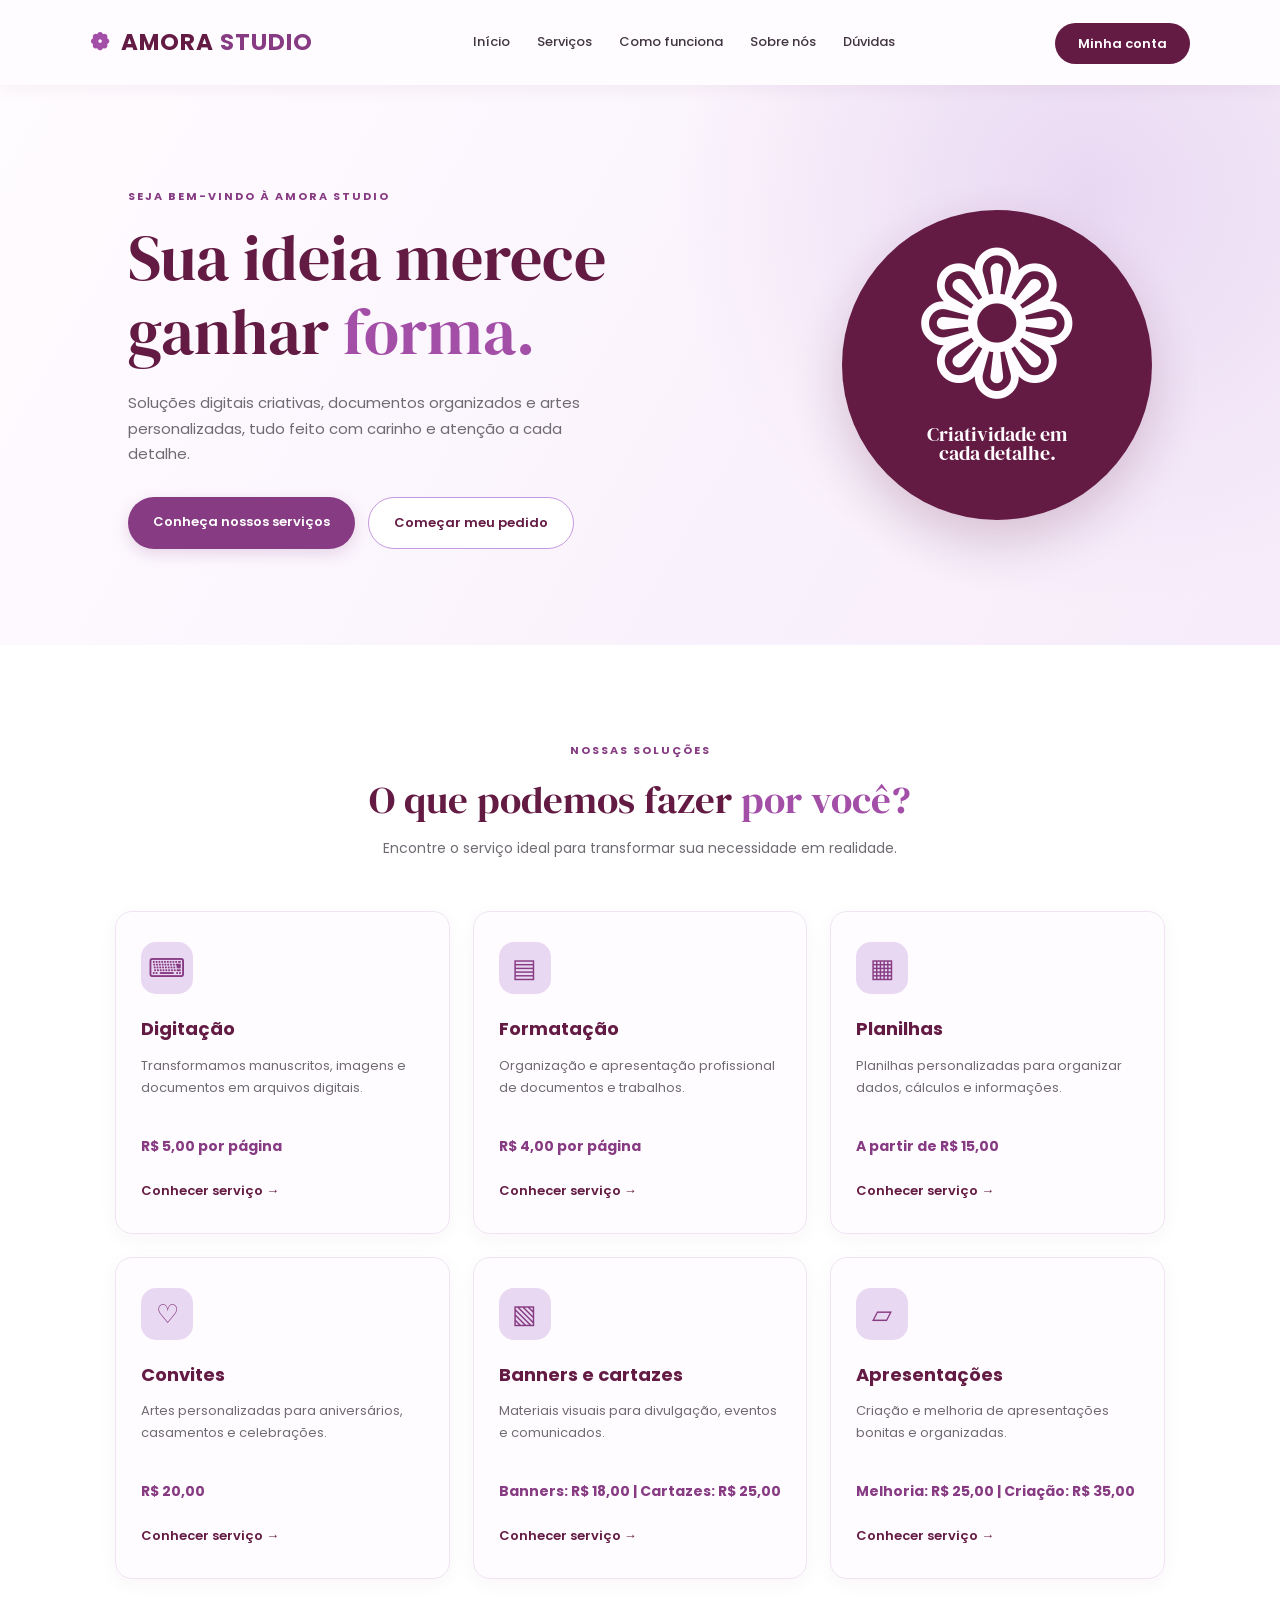
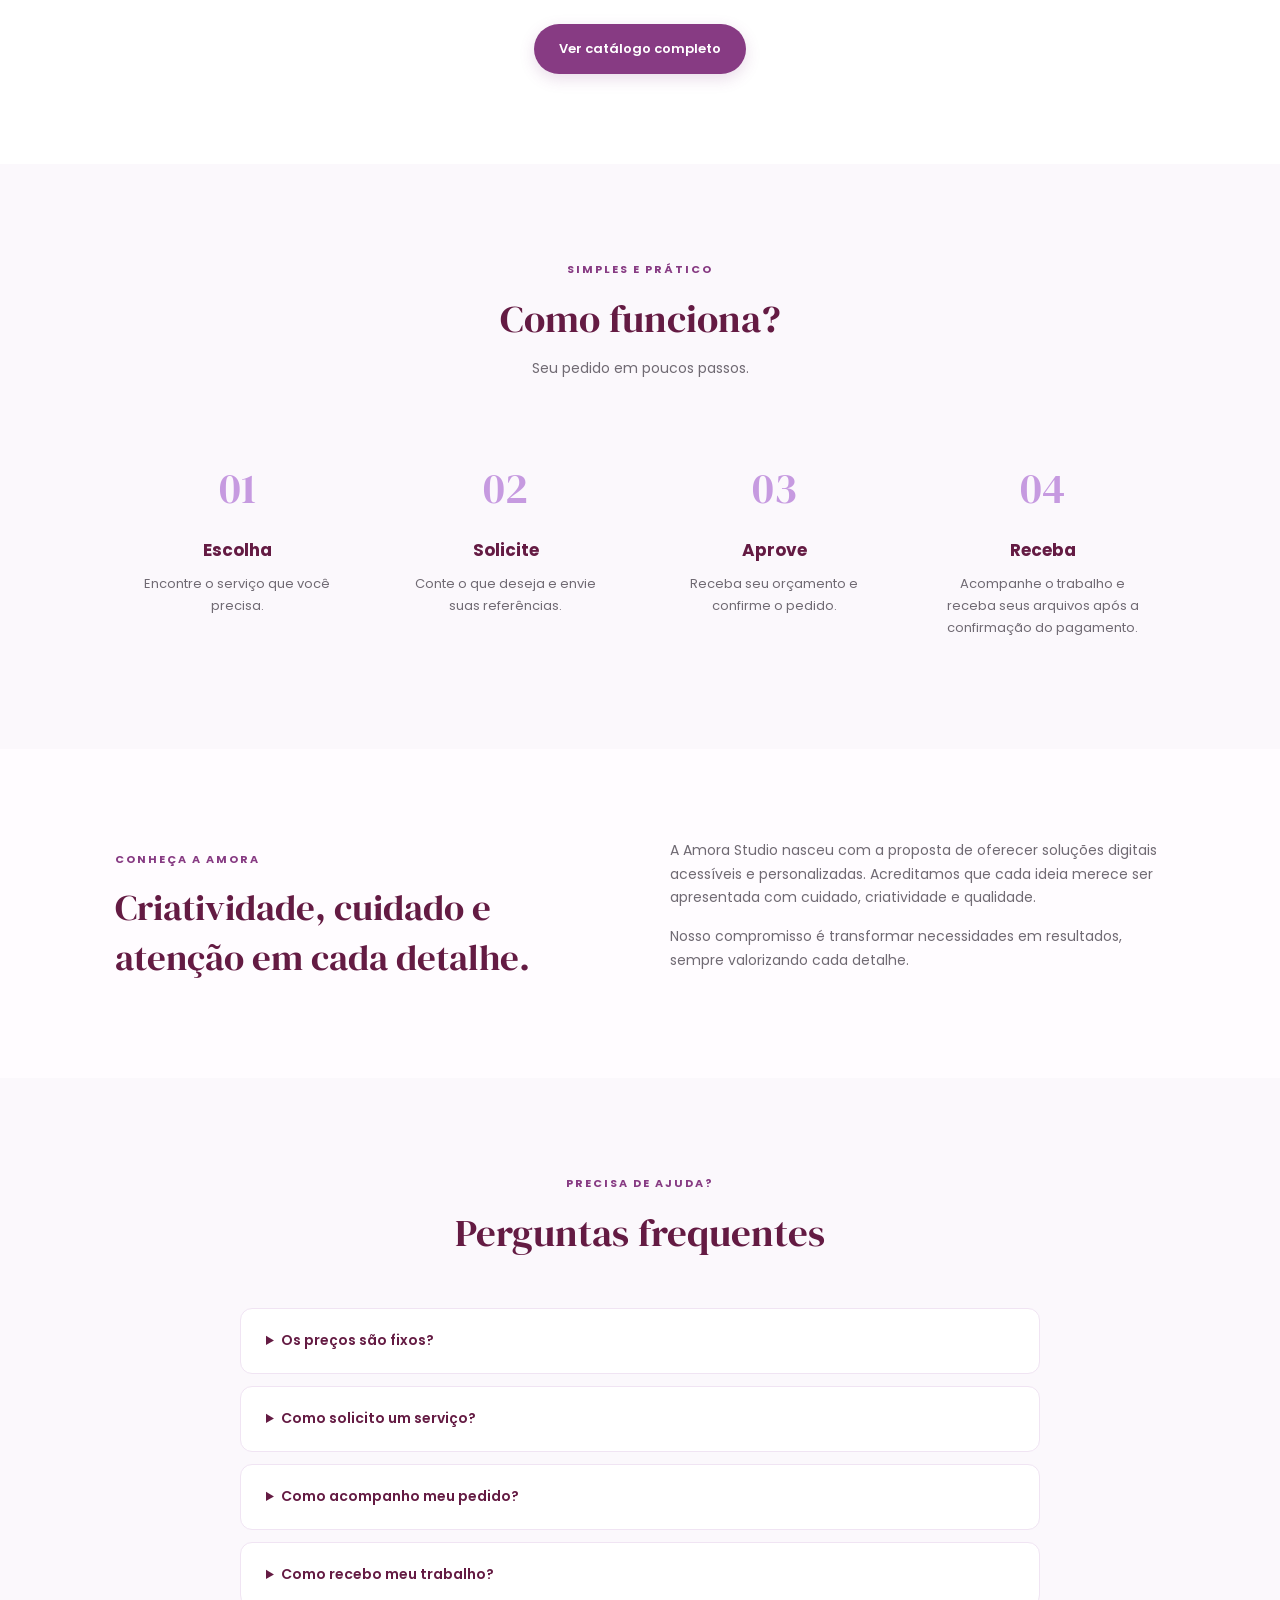
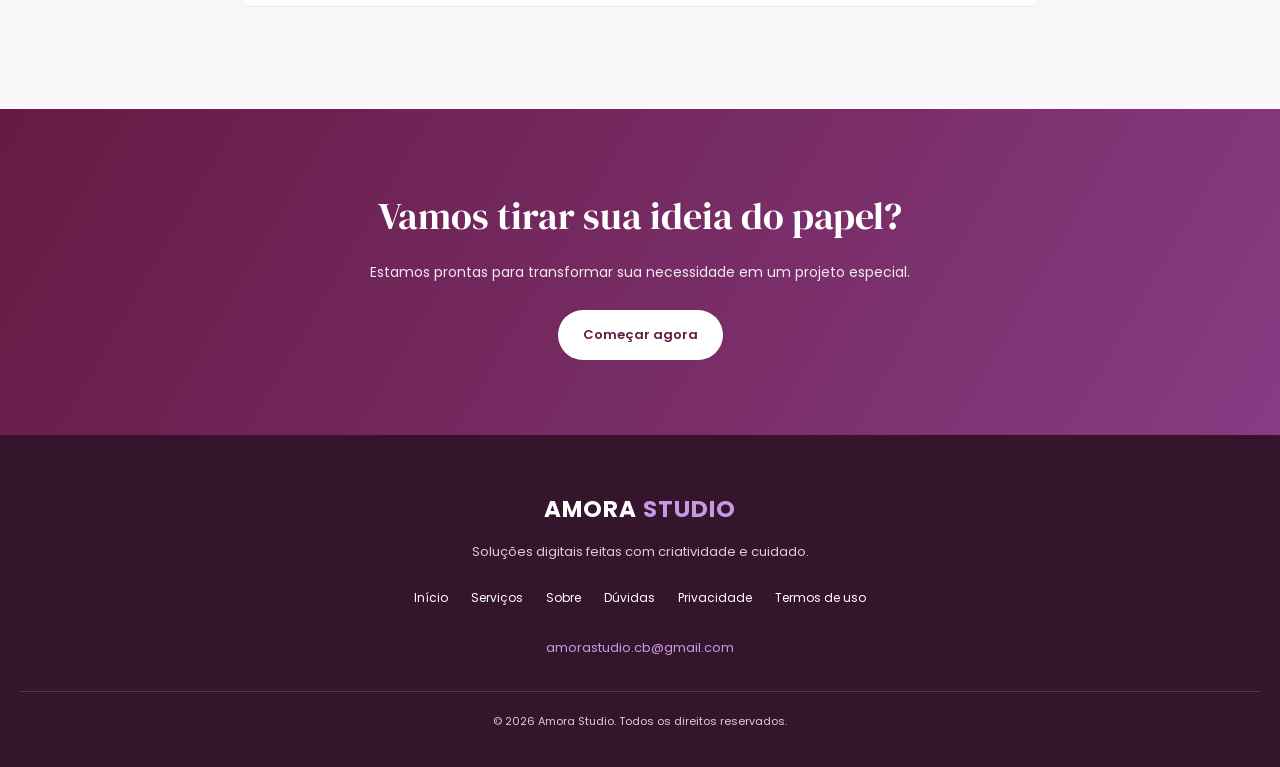
<file: index.html>
<!DOCTYPE html>
<html lang="pt-BR">
<head>
    <meta charset="UTF-8">
    <meta name="viewport" content="width=device-width, initial-scale=1.0">
    <meta name="description" content="Amora Studio: serviços digitais, digitação, planilhas, convites e design personalizado.">
    <title>Amora Studio | Sua ideia merece ganhar forma</title>

    <link rel="stylesheet" href="style.css">

    <link rel="preconnect" href="https://fonts.googleapis.com">
    <link rel="preconnect" href="https://fonts.gstatic.com" crossorigin>
    <link href="https://fonts.googleapis.com/css2?family=DM+Serif+Display&family=Poppins:wght@300;400;500;600;700&display=swap" rel="stylesheet">
</head>

<body>

<header class="header">
    <a href="#inicio" class="logo">
        <span class="logo-icon">❁</span>
        AMORA <span>STUDIO</span>
    </a>

    <nav class="menu">
        <a href="#inicio">Início</a>
        <a href="#servicos">Serviços</a>
        <a href="#como-funciona">Como funciona</a>
        <a href="#sobre">Sobre nós</a>
        <a href="#faq">Dúvidas</a>
    </nav>

    <div class="account-actions">
        <a href="login.html" class="btn-login" id="accountLink">Minha conta</a>

        <a href="admin.html"
           class="btn-login"
           id="adminLink"
           hidden>
            Painel administrativo
        </a>
    </div>
</header>

<main>

<section class="hero" id="inicio">
    <div class="hero-content">
        <span class="tag">SEJA BEM-VINDO À AMORA STUDIO</span>

        <h1>Sua ideia merece <br>ganhar <span>forma.</span></h1>

        <p>
            Soluções digitais criativas, documentos organizados
            e artes personalizadas, tudo feito com carinho
            e atenção a cada detalhe.
        </p>

        <div class="hero-buttons">
            <a href="#servicos" class="btn-primary">
                Conheça nossos serviços
            </a>

            <a href="cadastro.html"
               class="btn-secondary"
               id="heroOrderLink">
                Começar meu pedido
            </a>
        </div>
    </div>

    <div class="hero-decoration">
        <div class="amora-symbol">❁</div>

        <div class="decoration-text">
            Criatividade em<br>
            cada detalhe.
        </div>
    </div>
</section>


<section class="services section" id="servicos">

    <div class="section-heading">
        <span class="tag">NOSSAS SOLUÇÕES</span>

        <h2>O que podemos fazer <span>por você?</span></h2>

        <p>
            Encontre o serviço ideal para transformar sua necessidade em realidade.
        </p>
    </div>

    <div class="service-grid">

        <article class="service-card">
            <div class="service-icon">⌨</div>

            <h3>Digitação</h3>

            <p>
                Transformamos manuscritos, imagens e documentos em arquivos digitais.
            </p>

            <strong>R$ 5,00 por página</strong>

            <a href="servicos.html">Conhecer serviço →</a>
        </article>


        <article class="service-card">
            <div class="service-icon">▤</div>

            <h3>Formatação</h3>

            <p>
                Organização e apresentação profissional de documentos e trabalhos.
            </p>

            <strong>R$ 4,00 por página</strong>

            <a href="servicos.html">Conhecer serviço →</a>
        </article>


        <article class="service-card">
            <div class="service-icon">▦</div>

            <h3>Planilhas</h3>

            <p>
                Planilhas personalizadas para organizar dados, cálculos e informações.
            </p>

            <strong>A partir de R$ 15,00</strong>

            <a href="servicos.html">Conhecer serviço →</a>
        </article>


        <article class="service-card">
            <div class="service-icon">♡</div>

            <h3>Convites</h3>

            <p>
                Artes personalizadas para aniversários, casamentos e celebrações.
            </p>

            <strong>R$ 20,00</strong>

            <a href="servicos.html">Conhecer serviço →</a>
        </article>


        <article class="service-card">
            <div class="service-icon">▧</div>

            <h3>Banners e cartazes</h3>

            <p>
                Materiais visuais para divulgação, eventos e comunicados.
            </p>

            <strong>
                Banners: R$ 18,00 | Cartazes: R$ 25,00
            </strong>

            <a href="servicos.html">Conhecer serviço →</a>
        </article>


        <article class="service-card">
            <div class="service-icon">▱</div>

            <h3>Apresentações</h3>

            <p>
                Criação e melhoria de apresentações bonitas e organizadas.
            </p>

            <strong>
                Melhoria: R$ 25,00 | Criação: R$ 35,00
            </strong>

            <a href="servicos.html">Conhecer serviço →</a>
        </article>

    </div>

    <div class="center">
        <a href="servicos.html" class="btn-primary">
            Ver catálogo completo
        </a>
    </div>

</section>


<section class="how section" id="como-funciona">

    <div class="section-heading">
        <span class="tag">SIMPLES E PRÁTICO</span>

        <h2>Como funciona?</h2>

        <p>Seu pedido em poucos passos.</p>
    </div>

    <div class="steps">

        <div class="step">
            <span>01</span>
            <h3>Escolha</h3>
            <p>Encontre o serviço que você precisa.</p>
        </div>

        <div class="step">
            <span>02</span>
            <h3>Solicite</h3>
            <p>Conte o que deseja e envie suas referências.</p>
        </div>

        <div class="step">
            <span>03</span>
            <h3>Aprove</h3>
            <p>Receba seu orçamento e confirme o pedido.</p>
        </div>

        <div class="step">
            <span>04</span>
            <h3>Receba</h3>
            <p>Acompanhe o trabalho e receba seus arquivos após a confirmação do pagamento.</p>
        </div>

    </div>

</section>


<section class="about section" id="sobre">

    <div>
        <span class="tag">CONHEÇA A AMORA</span>

        <h2>Criatividade, cuidado e atenção em cada detalhe.</h2>
    </div>

    <div>
        <p>
            A Amora Studio nasceu com a proposta de oferecer
            soluções digitais acessíveis e personalizadas.
            Acreditamos que cada ideia merece ser apresentada
            com cuidado, criatividade e qualidade.
        </p>

        <p>
            Nosso compromisso é transformar necessidades
            em resultados, sempre valorizando cada detalhe.
        </p>
    </div>

</section>


<section class="faq section" id="faq">

    <div class="section-heading">
        <span class="tag">PRECISA DE AJUDA?</span>

        <h2>Perguntas frequentes</h2>
    </div>

    <details>
        <summary>Os preços são fixos?</summary>

        <p>
            Os preços apresentados são valores iniciais.
            O orçamento pode variar conforme a complexidade do serviço.
        </p>
    </details>

    <details>
        <summary>Como solicito um serviço?</summary>

        <p>
            Crie sua conta, escolha o serviço e preencha o formulário de solicitação.
        </p>
    </details>

    <details>
        <summary>Como acompanho meu pedido?</summary>

        <p>
            Você poderá acompanhar as atualizações pela área Minha conta.
        </p>
    </details>

    <details>
        <summary>Como recebo meu trabalho?</summary>

        <p>
            Após a confirmação do pagamento pela Amora Studio,
            os arquivos finais serão disponibilizados na sua área de pedidos.
        </p>
    </details>

</section>


<section class="final-cta">

    <h2>Vamos tirar sua ideia do papel?</h2>

    <p>
        Estamos prontas para transformar sua necessidade em um projeto especial.
    </p>

    <a href="cadastro.html"
       class="btn-light"
       id="finalOrderLink">
        Começar agora
    </a>

</section>

</main>


<footer class="footer">

    <a href="#inicio" class="logo">
        AMORA <span>STUDIO</span>
    </a>

    <p>
        Soluções digitais feitas com criatividade e cuidado.
    </p>

    <div class="footer-links">
        <a href="#inicio">Início</a>
        <a href="#servicos">Serviços</a>
        <a href="#sobre">Sobre</a>
        <a href="#faq">Dúvidas</a>
        <a href="privacidade.html">Privacidade</a>
        <a href="termos.html">Termos de uso</a>
    </div>

    <a href="mailto:amorastudio.cb@gmail.com">
        amorastudio.cb@gmail.com
    </a>

    <p class="copyright">
        © <span id="year">2026</span> Amora Studio. Todos os direitos reservados.
    </p>

</footer>


<script src="script.js"></script>

<script type="module">
    import { supabase } from "./supabase.js";

    const accountLink = document.getElementById("accountLink");
    const adminLink = document.getElementById("adminLink");

    const heroOrderLink = document.getElementById("heroOrderLink");
    const finalOrderLink = document.getElementById("finalOrderLink");


    async function atualizarLinks(session) {

        if (!session) {
            accountLink.href = "login.html";
            accountLink.textContent = "Minha conta";

            adminLink.hidden = true;

            heroOrderLink.href = "cadastro.html";
            heroOrderLink.textContent = "Começar meu pedido";

            finalOrderLink.href = "cadastro.html";
            finalOrderLink.textContent = "Começar agora";

            return;
        }


        accountLink.href = "painel.html";
        accountLink.textContent = "Minha conta";

        adminLink.hidden = true;

        heroOrderLink.href = "pedido.html";
        heroOrderLink.textContent = "Fazer meu pedido";

        finalOrderLink.href = "pedido.html";
        finalOrderLink.textContent = "Fazer meu pedido";


        const { data: perfil, error } = await supabase
            .from("profiles")
            .select("is_admin")
            .eq("id", session.user.id)
            .maybeSingle();


        if (error) {
            console.error(
                "Erro ao verificar permissão administrativa:",
                error
            );

            return;
        }


        adminLink.hidden = perfil?.is_admin !== true;
    }


    async function verificarSessaoInicial() {

        const { data, error } = await supabase.auth.getSession();

        if (error) {
            console.error("Erro ao verificar sessão:", error);
            return;
        }

        await atualizarLinks(data.session);
    }


    verificarSessaoInicial();


    supabase.auth.onAuthStateChange((event, session) => {

        setTimeout(() => {
            atualizarLinks(session);
        }, 0);

    });

</script>

</body>
</html>
</file>
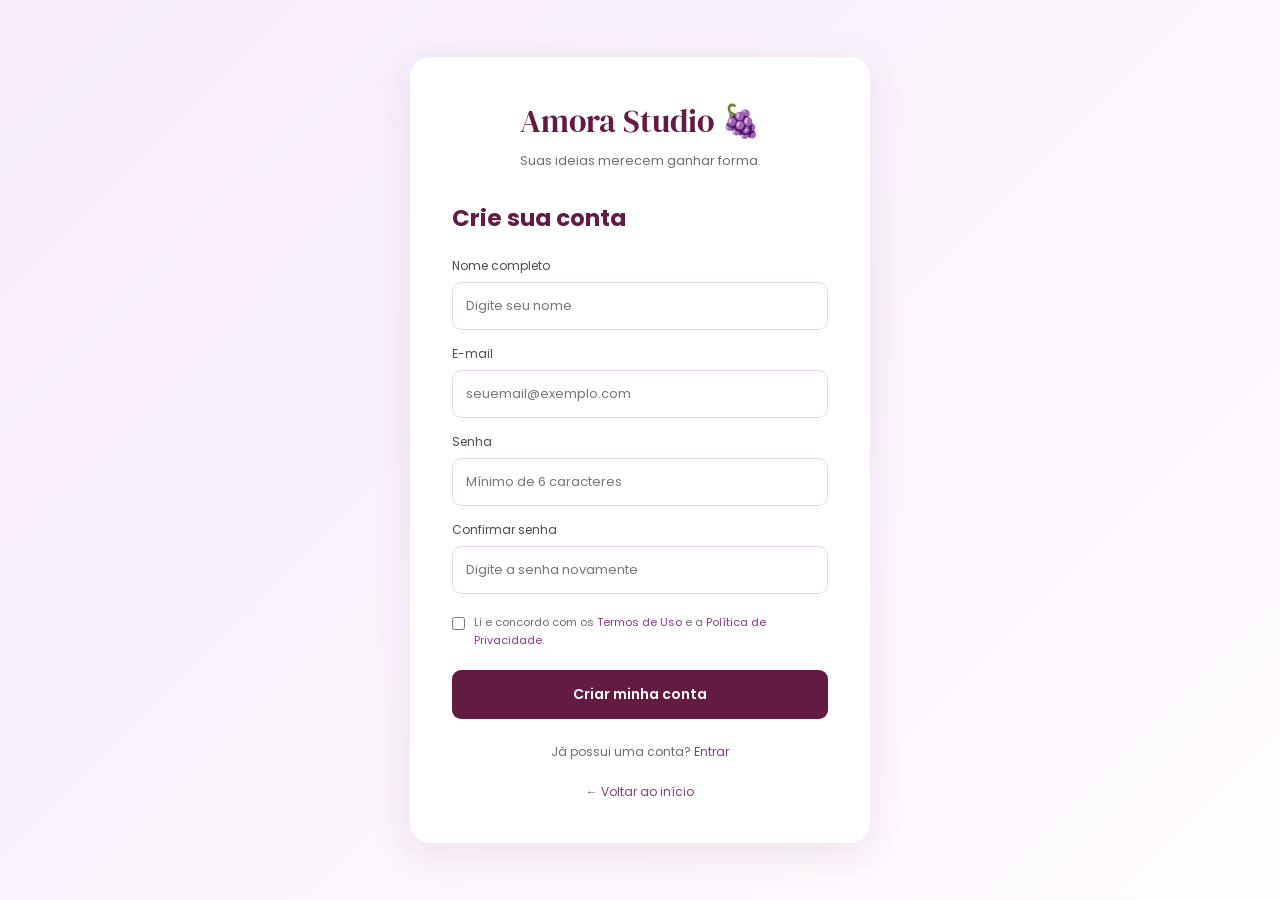
<file: cadastro.html>
<!DOCTYPE html>
<html lang="pt-BR">
<head>
    <meta charset="UTF-8">
    <meta name="viewport" content="width=device-width, initial-scale=1.0">
    <title>Criar conta | Amora Studio</title>

    <link rel="preconnect" href="https://fonts.googleapis.com">
    <link rel="preconnect" href="https://fonts.gstatic.com" crossorigin>
    <link href="https://fonts.googleapis.com/css2?family=DM+Serif+Display&family=Poppins:wght@300;400;500;600&display=swap" rel="stylesheet">

    <style>
        * {
            margin: 0;
            padding: 0;
            box-sizing: border-box;
        }

        body {
            min-height: 100vh;
            background: linear-gradient(135deg, #F6ECFA, #FFFCFF);
            font-family: 'Poppins', sans-serif;
            display: flex;
            align-items: center;
            justify-content: center;
            padding: 25px;
        }

        .container {
            width: 100%;
            max-width: 460px;
            background: white;
            padding: 42px;
            border-radius: 20px;
            box-shadow: 0 10px 40px rgba(100, 27, 67, .09);
        }

        .logo {
            text-align: center;
            color: #641B43;
            font-family: 'DM Serif Display', serif;
            font-size: 32px;
            margin-bottom: 8px;
        }

        .subtitle {
            text-align: center;
            color: #706A73;
            font-size: 13px;
            margin-bottom: 30px;
        }

        h1 {
            color: #641B43;
            font-size: 23px;
            margin-bottom: 22px;
        }

        label {
            display: block;
            color: #514751;
            font-size: 12px;
            margin: 15px 0 7px;
        }

        input {
            width: 100%;
            padding: 13px;
            border: 1px solid #E5D9E9;
            border-radius: 9px;
            font-family: inherit;
            font-size: 13px;
            outline: none;
        }

        input:focus {
            border-color: #873B83;
            box-shadow: 0 0 0 3px rgba(135, 59, 131, .10);
        }

        .terms {
            display: flex;
            align-items: flex-start;
            gap: 9px;
            margin: 20px 0;
            font-size: 11px;
            color: #706A73;
            line-height: 1.6;
        }

        .terms input {
            width: auto;
            margin-top: 3px;
        }

        a {
            color: #873B83;
            text-decoration: none;
        }

        button {
            width: 100%;
            border: none;
            border-radius: 9px;
            padding: 14px;
            background: #641B43;
            color: white;
            font-family: inherit;
            font-size: 14px;
            font-weight: 600;
            cursor: pointer;
        }

        button:hover {
            background: #873B83;
        }

        button:disabled {
            opacity: .6;
            cursor: wait;
        }

        .message {
            display: none;
            padding: 12px;
            border-radius: 8px;
            font-size: 12px;
            line-height: 1.6;
            margin-top: 18px;
        }

        .message.success {
            display: block;
            background: #EAF7EF;
            color: #21643A;
        }

        .message.error {
            display: block;
            background: #FCECEC;
            color: #9B2929;
        }

        .login {
            text-align: center;
            margin-top: 24px;
            font-size: 12px;
            color: #706A73;
        }

        .back {
            display: block;
            text-align: center;
            margin-top: 22px;
            font-size: 12px;
        }

        @media (max-width: 480px) {
            .container {
                padding: 30px 23px;
            }
        }
    </style>
</head>

<body>

    <main class="container">

        <div class="logo">Amora Studio 🍇</div>
        <p class="subtitle">Suas ideias merecem ganhar forma.</p>

        <h1>Crie sua conta</h1>

        <form id="cadastroForm">

            <label for="nome">Nome completo</label>
            <input
                type="text"
                id="nome"
                autocomplete="name"
                required
                placeholder="Digite seu nome"
            >

            <label for="email">E-mail</label>
            <input
                type="email"
                id="email"
                autocomplete="email"
                required
                placeholder="seuemail@exemplo.com"
            >

            <label for="senha">Senha</label>
            <input
                type="password"
                id="senha"
                autocomplete="new-password"
                minlength="6"
                required
                placeholder="Mínimo de 6 caracteres"
            >

            <label for="confirmarSenha">Confirmar senha</label>
            <input
                type="password"
                id="confirmarSenha"
                autocomplete="new-password"
                minlength="6"
                required
                placeholder="Digite a senha novamente"
            >

            <div class="terms">
                <input type="checkbox" id="aceite" required>
                <span>
                    Li e concordo com os
                    <a href="termos.html" target="_blank">Termos de Uso</a>
                    e a
                    <a href="privacidade.html" target="_blank">Política de Privacidade</a>.
                </span>
            </div>

            <button type="submit" id="botaoCadastro">
                Criar minha conta
            </button>

            <div
                id="mensagem"
                class="message"
                role="status"
                aria-live="polite"
            ></div>

        </form>

        <p class="login">
            Já possui uma conta?
            <a href="login.html">Entrar</a>
        </p>

        <a class="back" href="index.html">← Voltar ao início</a>

    </main>

    <script type="module">
        import { supabase } from "./supabase.js";

        const form = document.getElementById("cadastroForm");
        const botao = document.getElementById("botaoCadastro");
        const mensagem = document.getElementById("mensagem");

        let enviando = false;

        function mostrarMensagem(texto, tipo) {
            mensagem.textContent = texto;
            mensagem.className = "message " + tipo;
        }

        form.addEventListener("submit", async (event) => {
            event.preventDefault();

            if (enviando) return;

            const nome = document.getElementById("nome").value.trim();
            const email = document.getElementById("email").value.trim();
            const senha = document.getElementById("senha").value;
            const confirmarSenha =
                document.getElementById("confirmarSenha").value;

            if (!nome) {
                mostrarMensagem("Digite seu nome completo.", "error");
                return;
            }

            if (senha !== confirmarSenha) {
                mostrarMensagem("As senhas não coincidem.", "error");
                return;
            }

            if (senha.length < 6) {
                mostrarMensagem(
                    "A senha precisa ter pelo menos 6 caracteres.",
                    "error"
                );
                return;
            }

            if (!supabase) {
                mostrarMensagem(
                    "Não foi possível conectar ao sistema. Confira a configuração do Supabase.",
                    "error"
                );
                return;
            }

            enviando = true;
            botao.disabled = true;
            botao.textContent = "Criando sua conta...";

            try {
                const { data, error } = await supabase.auth.signUp({
                    email: email,
                    password: senha,
                    options: {
                        data: {
                            nome: nome,
                            full_name: nome
                        }
                    }
                });

                if (error) throw error;

                if (data.session) {
                    mostrarMensagem(
                        "Conta criada com sucesso! Sua conta já está pronta para uso. Você pode entrar no painel.",
                        "success"
                    );
                } else {
                    mostrarMensagem(
                        "Cadastro realizado! Confira sua caixa de entrada para confirmar o e-mail antes de entrar.",
                        "success"
                    );
                }

                form.reset();

            } catch (error) {
                console.error("Erro no cadastro:", error);

                let texto =
                    "Não foi possível criar sua conta. Tente novamente.";

                const erro = error.message?.toLowerCase() || "";

                if (
                    erro.includes("already registered") ||
                    erro.includes("already exists")
                ) {
                    texto =
                        "Este e-mail já possui uma conta cadastrada. Experimente entrar.";
                } else if (erro.includes("password")) {
                    texto =
                        "A senha não atende aos requisitos do sistema.";
                } else if (erro.includes("email")) {
                    texto =
                        "Verifique se o endereço de e-mail está correto.";
                }

                mostrarMensagem(texto, "error");

            } finally {
                enviando = false;
                botao.disabled = false;
                botao.textContent = "Criar minha conta";
            }
        });
    </script>

</body>
</html>
</file>
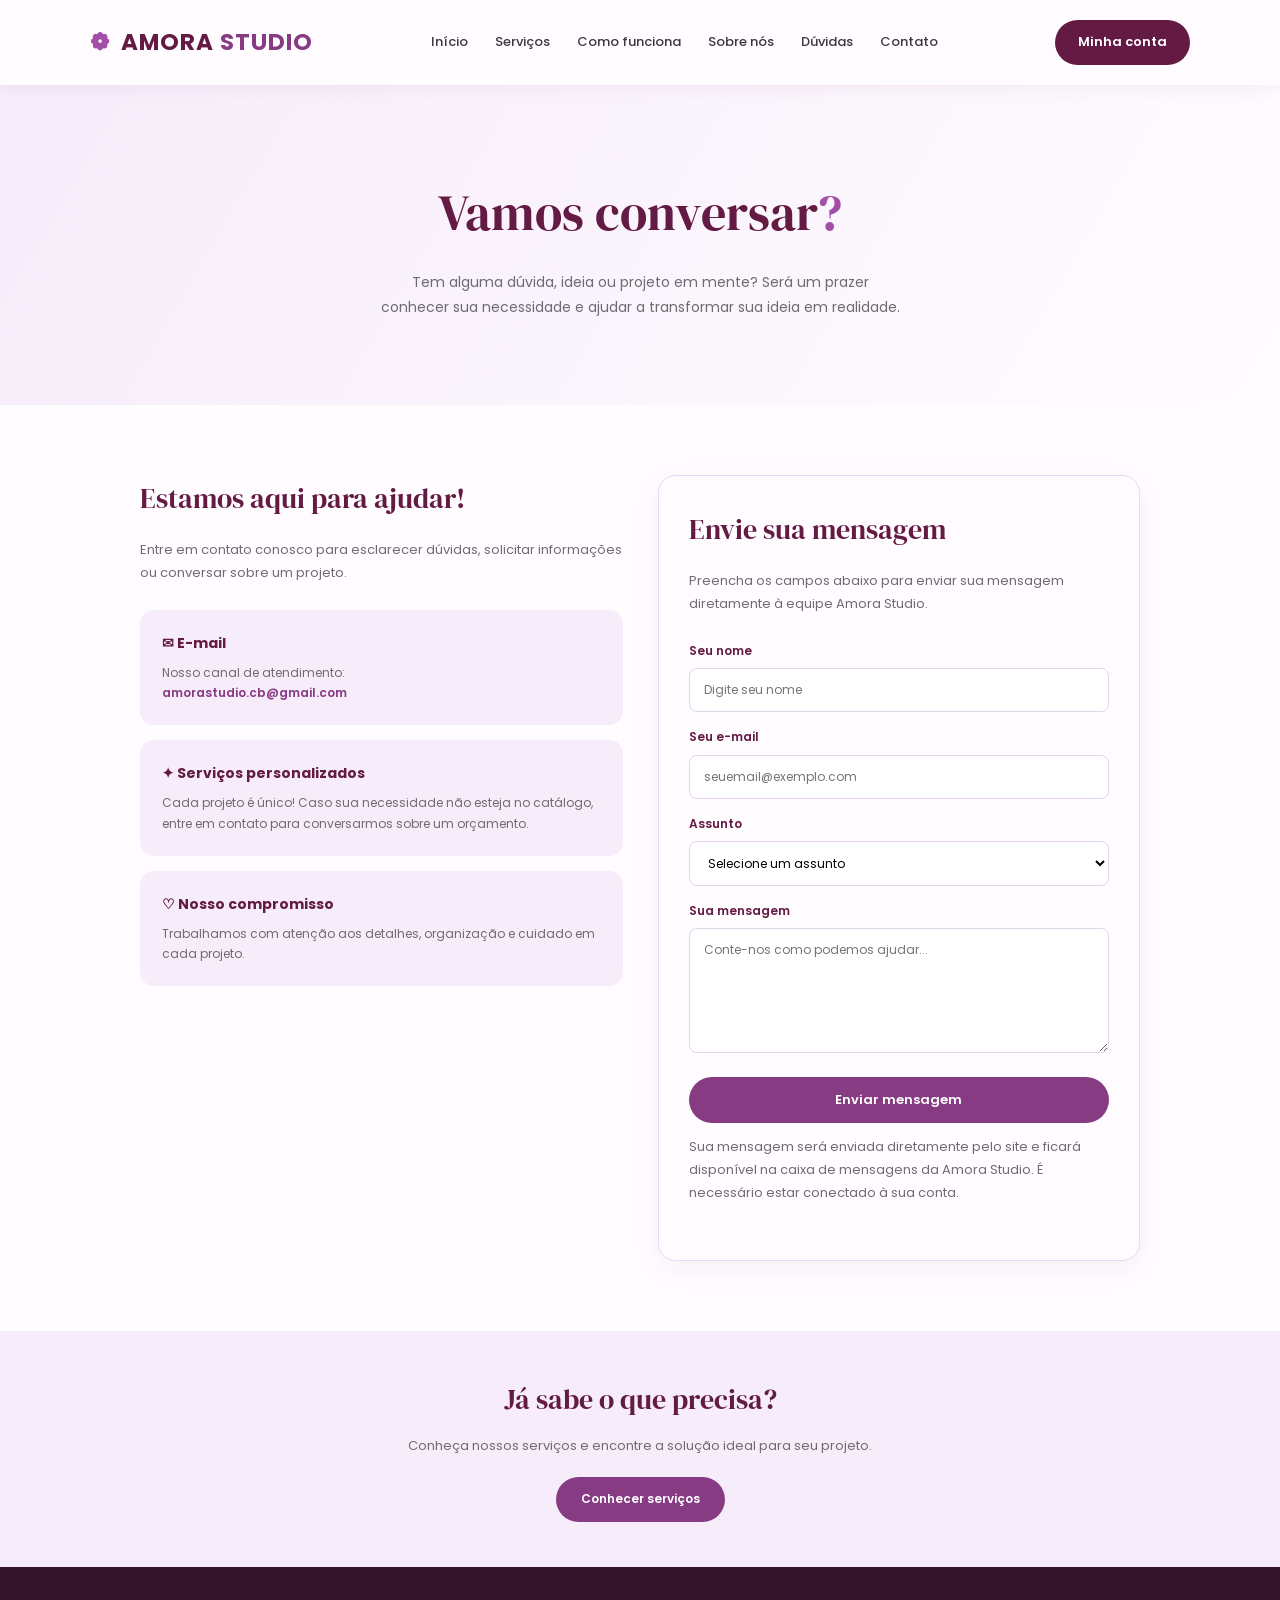
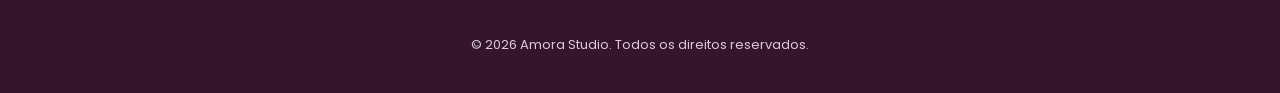
<file: contato.html>
<!DOCTYPE html>
<html lang="pt-BR">
<head>
    <meta charset="UTF-8">
    <meta name="viewport" content="width=device-width, initial-scale=1.0">

    <meta name="description" content="Entre em contato com a Amora Studio.">
    <title>Contato | Amora Studio</title>

    <link rel="stylesheet" href="style.css">

    <link rel="preconnect" href="https://fonts.googleapis.com">
    <link rel="preconnect" href="https://fonts.gstatic.com" crossorigin>
    <link href="https://fonts.googleapis.com/css2?family=DM+Serif+Display&family=Poppins:wght@300;400;500;600;700&display=swap" rel="stylesheet">

    <style>
        .contact-hero {
            text-align: center;
            padding: 85px 20px;
            background: linear-gradient(120deg, #F6ECFA, #FFFCFF);
        }

        .contact-hero h1 {
            font-family: 'DM Serif Display', serif;
            color: #641B43;
            font-size: clamp(36px, 5vw, 50px);
            font-weight: 400;
            margin-bottom: 15px;
        }

        .contact-hero h1 span {
            color: #A34FA8;
        }

        .contact-hero p {
            color: #706A73;
            font-size: 14px;
            max-width: 520px;
            margin: auto;
            line-height: 1.8;
        }

        .contact-section {
            padding: 70px 20px;
        }

        .contact-container {
            max-width: 1000px;
            margin: auto;
            display: grid;
            grid-template-columns: 1fr 1fr;
            gap: 35px;
        }

        .contact-info h2,
        .contact-form-card h2 {
            font-family: 'DM Serif Display', serif;
            color: #641B43;
            font-size: 28px;
            font-weight: 400;
            margin-bottom: 15px;
        }

        .contact-info > p,
        .contact-form-card > p {
            color: #706A73;
            font-size: 13px;
            line-height: 1.8;
            margin-bottom: 25px;
        }

        .contact-card {
            background: #F6ECFA;
            border-radius: 14px;
            padding: 22px;
            margin-bottom: 15px;
        }

        .contact-card h3 {
            color: #641B43;
            font-size: 14px;
            margin-bottom: 7px;
        }

        .contact-card p {
            color: #706A73;
            font-size: 12px;
            line-height: 1.7;
        }

        .contact-card a {
            color: #873B83;
            font-weight: 600;
            text-decoration: none;
            overflow-wrap: anywhere;
        }

        .contact-card a:hover {
            text-decoration: underline;
        }

        .contact-form-card {
            background: #FFFCFF;
            border: 1px solid #E9D8F2;
            border-radius: 18px;
            padding: 30px;
            box-shadow: 0 8px 30px rgba(100, 27, 67, 0.06);
        }

        .contact-form {
            display: flex;
            flex-direction: column;
            gap: 15px;
        }

        .contact-form label {
            display: block;
            color: #641B43;
            font-size: 12px;
            font-weight: 600;
            margin-bottom: 7px;
        }

        .contact-form input,
        .contact-form select,
        .contact-form textarea {
            width: 100%;
            padding: 12px 14px;
            border: 1px solid #E3D5E7;
            border-radius: 8px;
            font-family: 'Poppins', sans-serif;
            font-size: 12px;
            outline: none;
            background: white;
        }

        .contact-form input:focus,
        .contact-form select:focus,
        .contact-form textarea:focus {
            border-color: #A34FA8;
            box-shadow: 0 0 0 3px rgba(163, 79, 168, 0.10);
        }

        .contact-form textarea {
            min-height: 125px;
            resize: vertical;
        }

        .contact-button {
            padding: 13px;
            border: none;
            border-radius: 30px;
            background: #873B83;
            color: white;
            font-family: 'Poppins', sans-serif;
            font-size: 13px;
            font-weight: 600;
            cursor: pointer;
            transition: 0.3s;
        }

        .contact-button:hover {
            background: #641B43;
            transform: translateY(-2px);
        }

        .contact-button:disabled {
            opacity: 0.65;
            cursor: not-allowed;
            transform: none;
        }

        .contact-button:focus-visible,
        .contact-bottom a:focus-visible {
            outline: 3px solid #C69AE0;
            outline-offset: 3px;
        }

        .contact-notice {
            color: #706A73;
            font-size: 10px;
            line-height: 1.6;
            margin-top: 12px;
        }

        .contact-status {
            display: none;
            color: #641B43;
            background: #F6ECFA;
            border-radius: 8px;
            padding: 12px;
            font-size: 11px;
            line-height: 1.6;
            margin-top: 12px;
        }

        .contact-bottom {
            text-align: center;
            padding: 45px 20px;
            background: #F6ECFA;
        }

        .contact-bottom h2 {
            font-family: 'DM Serif Display', serif;
            font-size: 28px;
            font-weight: 400;
            color: #641B43;
            margin-bottom: 12px;
        }

        .contact-bottom p {
            color: #706A73;
            font-size: 13px;
            margin-bottom: 20px;
        }

        .contact-bottom a {
            display: inline-block;
            padding: 12px 25px;
            border-radius: 30px;
            background: #873B83;
            color: white;
            text-decoration: none;
            font-size: 12px;
            font-weight: 600;
            transition: 0.3s;
        }

        .contact-bottom a:hover {
            background: #641B43;
            transform: translateY(-2px);
        }

        @media (max-width: 750px) {
            .contact-container {
                grid-template-columns: 1fr;
            }

            .contact-form-card {
                padding: 23px;
            }
        }
    </style>
</head>

<body>

<header class="header">
    <a href="index.html" class="logo">
        <span class="logo-icon">❁</span>
        AMORA <span>STUDIO</span>
    </a>

    <nav class="menu">
        <a href="index.html">Início</a>
        <a href="servicos.html">Serviços</a>
        <a href="index.html#como-funciona">Como funciona</a>
        <a href="index.html#sobre">Sobre nós</a>
        <a href="index.html#faq">Dúvidas</a>
        <a href="contato.html">Contato</a>
    </nav>

    <a href="login.html" class="btn-login" id="accountLink">Minha conta</a>
</header>

<main>

    <section class="contact-hero">
        <h1>Vamos conversar<span>?</span></h1>

        <p>
            Tem alguma dúvida, ideia ou projeto em mente?
            Será um prazer conhecer sua necessidade e ajudar
            a transformar sua ideia em realidade.
        </p>
    </section>

    <section class="contact-section">

        <div class="contact-container">

            <div class="contact-info">

                <h2>Estamos aqui para ajudar!</h2>

                <p>
                    Entre em contato conosco para esclarecer dúvidas,
                    solicitar informações ou conversar sobre um projeto.
                </p>

                <div class="contact-card">
                    <h3>✉ E-mail</h3>
                    <p>
                        Nosso canal de atendimento:
                        <br>
                        <a href="mailto:amorastudio.cb@gmail.com">
                            amorastudio.cb@gmail.com
                        </a>
                    </p>
                </div>

                <div class="contact-card">
                    <h3>✦ Serviços personalizados</h3>
                    <p>
                        Cada projeto é único! Caso sua necessidade
                        não esteja no catálogo, entre em contato
                        para conversarmos sobre um orçamento.
                    </p>
                </div>

                <div class="contact-card">
                    <h3>♡ Nosso compromisso</h3>
                    <p>
                        Trabalhamos com atenção aos detalhes,
                        organização e cuidado em cada projeto.
                    </p>
                </div>

            </div>

            <div class="contact-form-card">

                <h2>Envie sua mensagem</h2>

                <p>
                    Preencha os campos abaixo para enviar
                    sua mensagem diretamente à equipe Amora Studio.
                </p>

                <form class="contact-form" id="contactForm">

                    <div>
                        <label for="name">Seu nome</label>
                        <input
                            type="text"
                            id="name"
                            name="name"
                            placeholder="Digite seu nome"
                            autocomplete="name"
                            maxlength="120"
                            required
                        >
                    </div>

                    <div>
                        <label for="email">Seu e-mail</label>
                        <input
                            type="email"
                            id="email"
                            name="email"
                            placeholder="seuemail@exemplo.com"
                            autocomplete="email"
                            maxlength="254"
                            required
                        >
                    </div>

                    <div>
                        <label for="subject">Assunto</label>
                        <select id="subject" name="subject" required>
                            <option value="">Selecione um assunto</option>
                            <option value="Dúvida sobre serviços">Dúvida sobre serviços</option>
                            <option value="Solicitação de orçamento">Solicitação de orçamento</option>
                            <option value="Andamento de pedido">Andamento de pedido</option>
                            <option value="Problema com a plataforma">Problema com a plataforma</option>
                            <option value="Outro assunto">Outro assunto</option>
                        </select>
                    </div>

                    <div>
                        <label for="message">Sua mensagem</label>
                        <textarea
                            id="message"
                            name="message"
                            placeholder="Conte-nos como podemos ajudar..."
                            maxlength="5000"
                            required
                        ></textarea>
                    </div>

                    <button type="submit" class="contact-button" id="contactButton">
                        Enviar mensagem
                    </button>

                    <p
                        class="contact-status"
                        id="contactStatus"
                        role="status"
                        aria-live="polite"
                    ></p>

                </form>

                <p class="contact-notice">
                    Sua mensagem será enviada diretamente pelo site
                    e ficará disponível na caixa de mensagens da
                    Amora Studio. É necessário estar conectado à sua conta.
                </p>

            </div>

        </div>

    </section>

    <section class="contact-bottom">

        <h2>Já sabe o que precisa?</h2>

        <p>
            Conheça nossos serviços e encontre a solução ideal
            para seu projeto.
        </p>

        <a href="servicos.html">Conhecer serviços</a>

    </section>

</main>

<footer class="footer">
    <p>
        © <span id="year"></span> Amora Studio.
        Todos os direitos reservados.
    </p>
</footer>

<script src="script.js"></script>

<script type="module">
    import { supabase } from "./supabase.js";

    const accountLink = document.getElementById("accountLink");

    const contactForm = document.getElementById("contactForm");
    const contactStatus = document.getElementById("contactStatus");
    const contactButton = document.getElementById("contactButton");

    function mostrarStatus(mensagem) {
        contactStatus.textContent = mensagem;
        contactStatus.style.display = "block";
    }

    async function atualizarLinkConta() {
        const { data, error } = await supabase.auth.getSession();

        if (error) {
            console.error("Erro ao verificar sessão:", error);
            return;
        }

        accountLink.href = data.session ? "painel.html" : "login.html";
    }

    atualizarLinkConta();

    supabase.auth.onAuthStateChange((event, session) => {
        accountLink.href = session ? "painel.html" : "login.html";
    });

    contactForm.addEventListener("submit", async function(event) {
        event.preventDefault();

        const name = document.getElementById("name").value.trim();
        const email = document.getElementById("email").value.trim();
        const subject = document.getElementById("subject").value;
        const message = document.getElementById("message").value.trim();

        if (!name || !email || !subject || !message) {
            mostrarStatus("Preencha todos os campos antes de enviar sua mensagem.");
            return;
        }

        if (!contactForm.checkValidity()) {
            contactForm.reportValidity();
            return;
        }

        if (message.length > 4900) {
            mostrarStatus("Sua mensagem está muito longa. Reduza um pouco o texto e tente novamente.");
            return;
        }

        contactButton.disabled = true;
        contactButton.textContent = "Enviando...";

        try {
            const { data: userData, error: userError } =
                await supabase.auth.getUser();

            if (userError) {
                throw userError;
            }

            const usuario = userData.user;

            if (!usuario) {
                mostrarStatus(
                    "Para enviar uma mensagem por aqui, entre primeiro na sua conta Amora Studio. Depois, volte a esta página e tente novamente."
                );

                return;
            }

            const mensagemCompleta =
                "Assunto: " + subject + "\n\n" +
                "Nome informado: " + name + "\n" +
                "E-mail informado: " + email + "\n\n" +
                "Mensagem:\n" + message;

            const { error: insertError } = await supabase
                .from("mensagens")
                .insert({
                    user_id: usuario.id,
                    autor_id: usuario.id,
                    mensagem: mensagemCompleta
                });

            if (insertError) {
                throw insertError;
            }

            contactForm.reset();

            mostrarStatus(
                "Sua mensagem foi enviada com sucesso! A equipe Amora Studio poderá visualizá-la na caixa de mensagens. 💜"
            );

        } catch (error) {
            console.error("Erro ao enviar mensagem:", error);

            mostrarStatus(
                "Não foi possível enviar sua mensagem. Confira sua conexão e tente novamente. Se o problema continuar, entre em contato pelo e-mail informado ao lado."
            );

        } finally {
            contactButton.disabled = false;
            contactButton.textContent = "Enviar mensagem";
        }
    });
</script>

</body>
</html>
</file>
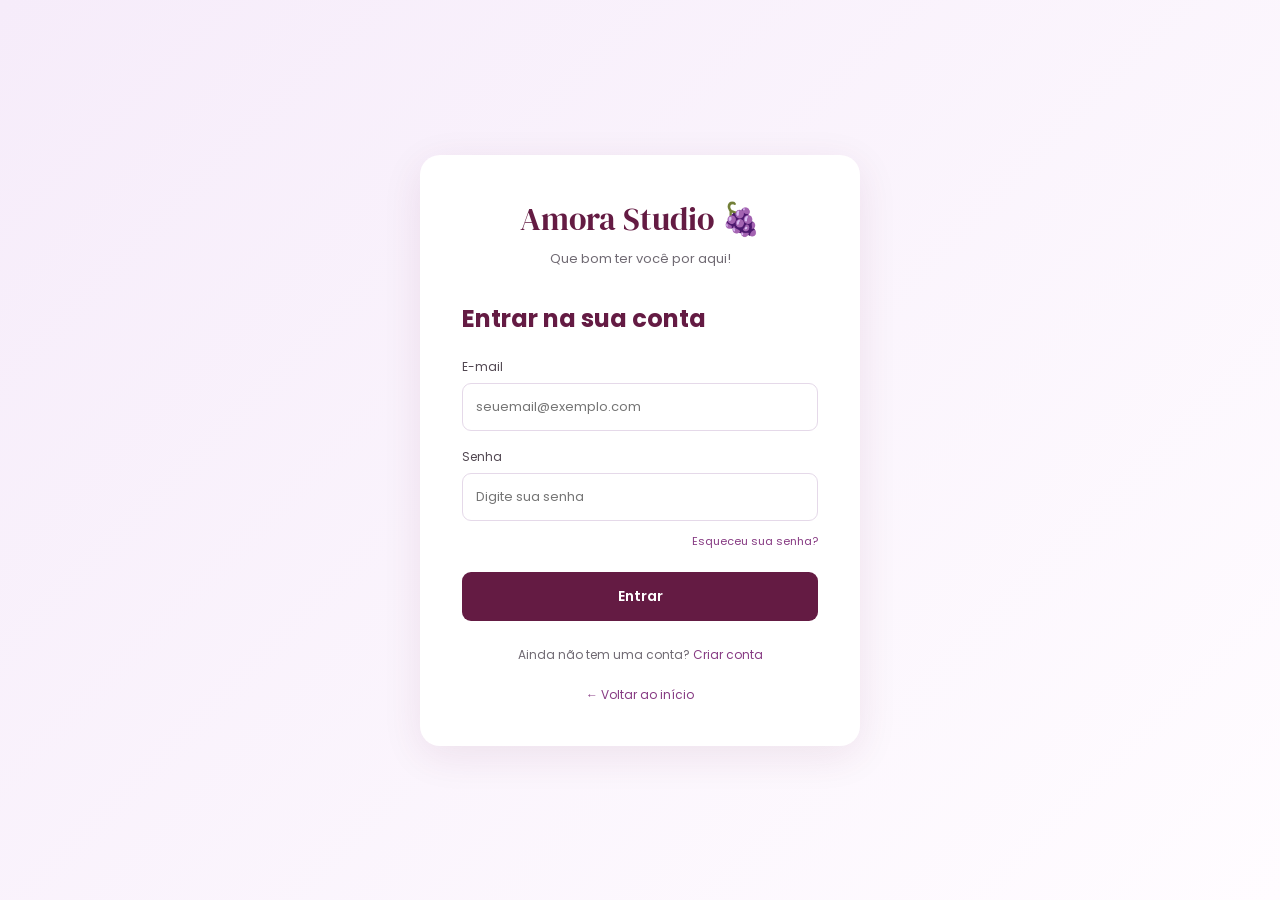
<file: login.html>
<!DOCTYPE html>
<html lang="pt-BR">
<head>
    <meta charset="UTF-8">
    <meta name="viewport" content="width=device-width, initial-scale=1.0">
    <title>Entrar | Amora Studio</title>

    <link rel="preconnect" href="https://fonts.googleapis.com">
    <link rel="preconnect" href="https://fonts.gstatic.com" crossorigin>
    <link href="https://fonts.googleapis.com/css2?family=DM+Serif+Display&family=Poppins:wght@300;400;500;600&display=swap" rel="stylesheet">

    <style>
        * {
            margin: 0;
            padding: 0;
            box-sizing: border-box;
        }

        body {
            min-height: 100vh;
            background: linear-gradient(135deg, #F6ECFA, #FFFCFF);
            font-family: 'Poppins', sans-serif;
            display: flex;
            align-items: center;
            justify-content: center;
            padding: 25px;
        }

        .container {
            width: 100%;
            max-width: 440px;
            background: white;
            padding: 42px;
            border-radius: 20px;
            box-shadow: 0 10px 40px rgba(100, 27, 67, .09);
        }

        .logo {
            text-align: center;
            color: #641B43;
            font-family: 'DM Serif Display', serif;
            font-size: 32px;
            margin-bottom: 8px;
        }

        .subtitle {
            text-align: center;
            color: #706A73;
            font-size: 13px;
            margin-bottom: 32px;
        }

        h1 {
            color: #641B43;
            font-size: 24px;
            margin-bottom: 22px;
        }

        label {
            display: block;
            color: #514751;
            font-size: 12px;
            margin: 17px 0 7px;
        }

        input {
            width: 100%;
            padding: 13px;
            border: 1px solid #E5D9E9;
            border-radius: 9px;
            font-family: inherit;
            font-size: 13px;
            outline: none;
        }

        input:focus {
            border-color: #873B83;
            box-shadow: 0 0 0 3px rgba(135, 59, 131, .10);
        }

        .forgot {
            display: block;
            text-align: right;
            margin: 12px 0 22px;
            font-size: 11px;
            color: #873B83;
            text-decoration: none;
        }

        button {
            width: 100%;
            border: none;
            border-radius: 9px;
            padding: 14px;
            background: #641B43;
            color: white;
            font-family: inherit;
            font-size: 14px;
            font-weight: 600;
            cursor: pointer;
        }

        button:hover {
            background: #873B83;
        }

        button:disabled {
            opacity: .6;
            cursor: wait;
        }

        .message {
            display: none;
            padding: 12px;
            border-radius: 8px;
            font-size: 12px;
            line-height: 1.6;
            margin-top: 18px;
        }

        .message.success {
            display: block;
            background: #EAF7EF;
            color: #21643A;
        }

        .message.error {
            display: block;
            background: #FCECEC;
            color: #9B2929;
        }

        .register {
            text-align: center;
            margin-top: 25px;
            font-size: 12px;
            color: #706A73;
        }

        a {
            color: #873B83;
            text-decoration: none;
        }

        .back {
            display: block;
            text-align: center;
            margin-top: 22px;
            font-size: 12px;
        }

        @media (max-width: 480px) {
            .container {
                padding: 30px 23px;
            }
        }
    </style>
</head>

<body>

    <main class="container">

        <div class="logo">Amora Studio 🍇</div>
        <p class="subtitle">Que bom ter você por aqui!</p>

        <h1>Entrar na sua conta</h1>

        <form id="loginForm">

            <label for="email">E-mail</label>
            <input
                type="email"
                id="email"
                autocomplete="email"
                required
                placeholder="seuemail@exemplo.com"
            >

            <label for="senha">Senha</label>
            <input
                type="password"
                id="senha"
                autocomplete="current-password"
                required
                placeholder="Digite sua senha"
            >

            <a class="forgot" href="recuperar-senha.html">
                Esqueceu sua senha?
            </a>

            <button type="submit" id="botaoLogin">
                Entrar
            </button>

            <div
                id="mensagem"
                class="message"
                role="status"
                aria-live="polite"
            ></div>

        </form>

        <p class="register">
            Ainda não tem uma conta?
            <a href="cadastro.html">Criar conta</a>
        </p>

        <a class="back" href="index.html">← Voltar ao início</a>

    </main>

    <script type="module">
        import { supabase } from "./supabase.js";

        const form = document.getElementById("loginForm");
        const botao = document.getElementById("botaoLogin");
        const mensagem = document.getElementById("mensagem");

        let redirecionando = false;

        function mostrarMensagem(texto, tipo) {
            mensagem.textContent = texto;
            mensagem.className = "message " + tipo;
        }

        // Se já estiver autenticado, não precisa fazer login novamente.
        async function verificarSessao() {
            try {
                const { data, error } =
                    await supabase.auth.getSession();

                if (error) {
                    throw error;
                }

                if (data.session) {
                    redirecionando = true;
                    window.location.replace("painel.html");
                }

            } catch (error) {
                console.error("Erro ao verificar sessão:", error);
            }
        }

        verificarSessao();

        form.addEventListener("submit", async (event) => {
            event.preventDefault();

            if (redirecionando) return;

            const email = document.getElementById("email").value.trim();
            const senha = document.getElementById("senha").value;

            botao.disabled = true;
            botao.textContent = "Entrando...";

            try {
                const { data, error } =
                    await supabase.auth.signInWithPassword({
                        email,
                        password: senha
                    });

                if (error) {
                    throw error;
                }

                if (!data.user || !data.session) {
                    throw new Error(
                        "Não foi possível identificar sua conta."
                    );
                }

                redirecionando = true;

                mostrarMensagem(
                    "Login realizado com sucesso! Redirecionando...",
                    "success"
                );

                window.location.replace("painel.html");

            } catch (error) {
                console.error("Erro no login:", error);

                let texto =
                    "E-mail ou senha incorretos. Verifique seus dados.";

                if (
                    error.message?.toLowerCase().includes("email not confirmed")
                ) {
                    texto = "Confirme seu e-mail antes de entrar.";
                }

                mostrarMensagem(texto, "error");

                botao.disabled = false;
                botao.textContent = "Entrar";
            }
        });
    </script>

</body>
</html>
</file>
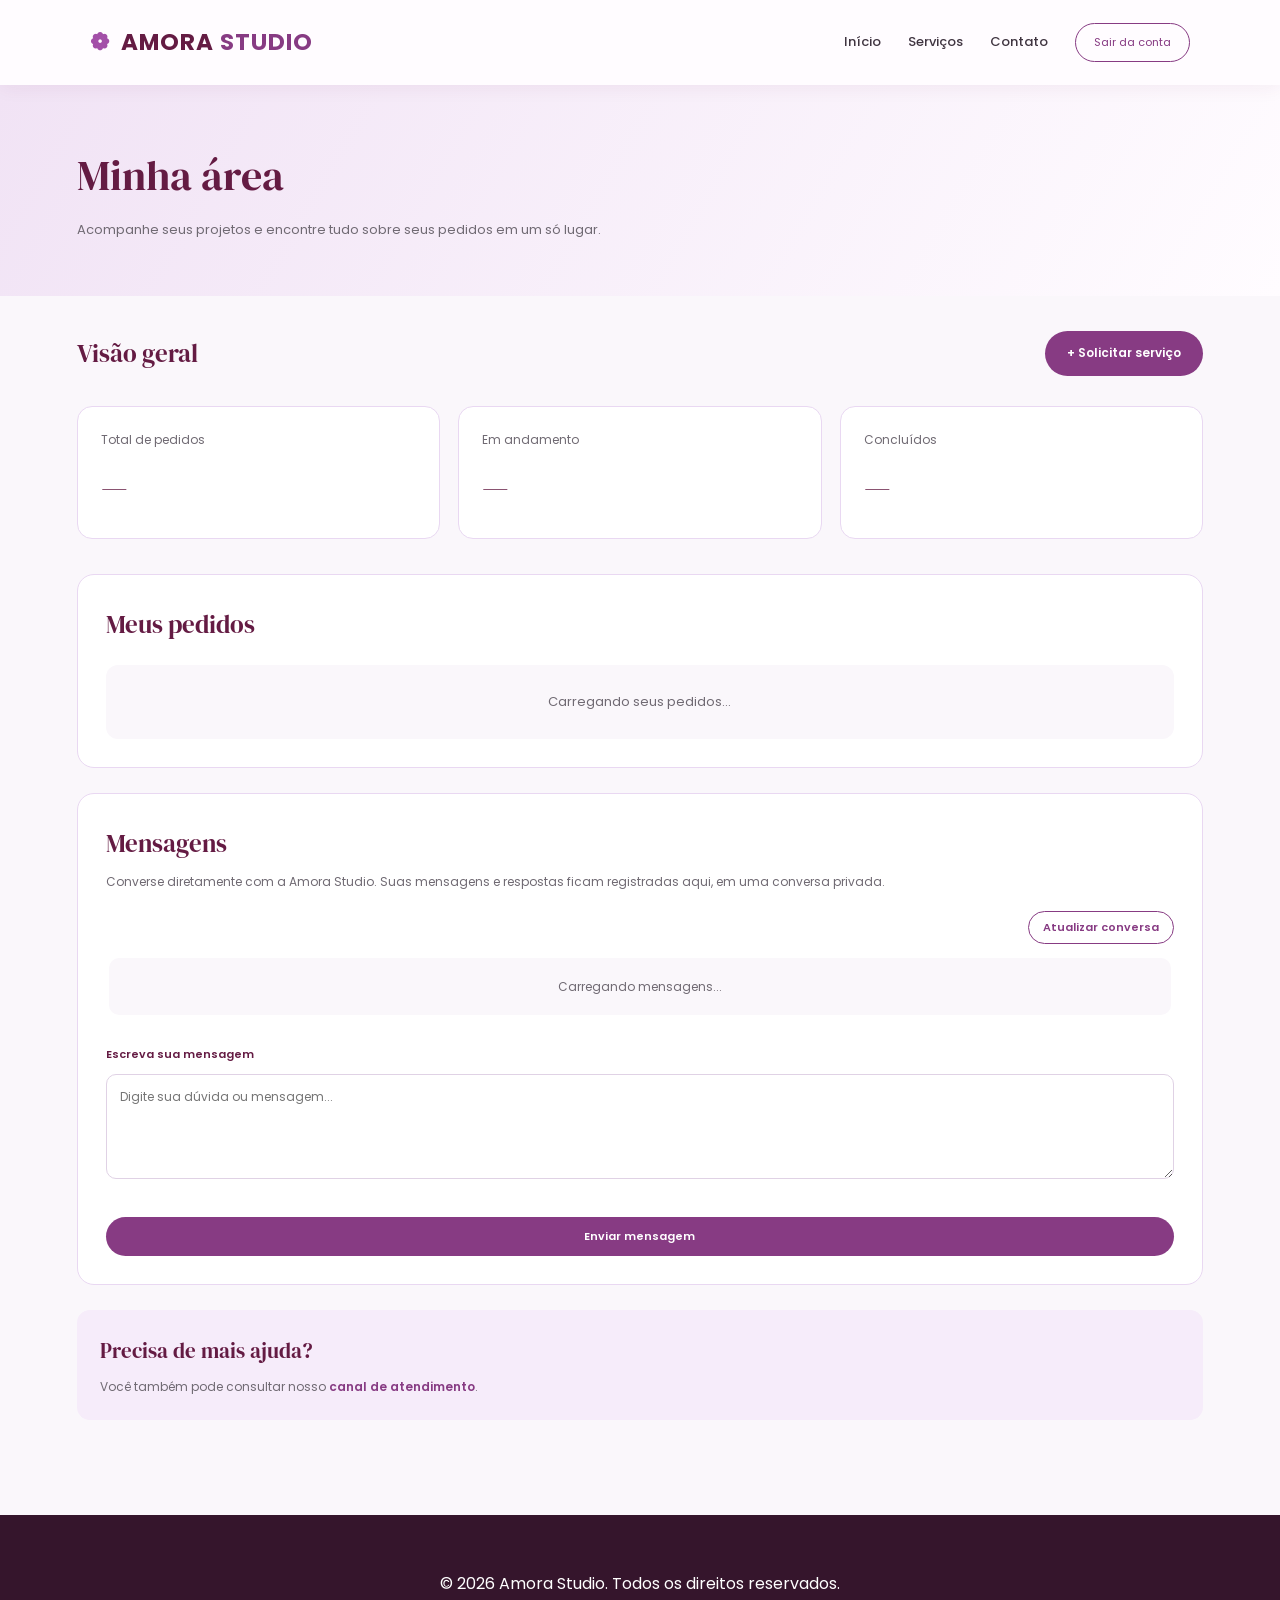
<file: painel.html>
<!DOCTYPE html>
<html lang="pt-BR">
<head>
    <meta charset="UTF-8">
    <meta name="viewport" content="width=device-width, initial-scale=1.0">
    <meta name="description" content="Painel do cliente Amora Studio.">
    <title>Minha área | Amora Studio</title>

    <link rel="stylesheet" href="style.css">

    <link rel="preconnect" href="https://fonts.googleapis.com">
    <link rel="preconnect" href="https://fonts.gstatic.com" crossorigin>
    <link href="https://fonts.googleapis.com/css2?family=DM+Serif+Display&family=Poppins:wght@300;400;500;600;700&display=swap" rel="stylesheet">

    <style>
        .dashboard {
            min-height: 100vh;
            background: #FAF7FB;
            padding-bottom: 60px;
        }

        .dashboard-welcome {
            background: linear-gradient(120deg, #F1E3F5, #FFFCFF);
            padding: 55px 6%;
        }

        .dashboard-welcome h1 {
            font-family: 'DM Serif Display', serif;
            color: #641B43;
            font-weight: 400;
            font-size: clamp(30px, 5vw, 42px);
        }

        .dashboard-welcome p {
            color: #706A73;
            font-size: 13px;
            margin-top: 8px;
        }

        .dashboard-container {
            width: 88%;
            max-width: 1150px;
            margin: 35px auto;
        }

        .dashboard-actions {
            display: flex;
            justify-content: space-between;
            align-items: center;
            gap: 15px;
            flex-wrap: wrap;
            margin-bottom: 30px;
        }

        .dashboard-actions h2 {
            font-family: 'DM Serif Display', serif;
            font-weight: 400;
            font-size: 25px;
            color: #641B43;
        }

        .new-order-button {
            display: inline-block;
            padding: 12px 22px;
            background: #873B83;
            color: white;
            border-radius: 30px;
            font-size: 12px;
            font-weight: 600;
            text-decoration: none;
            transition: 0.3s;
        }

        .new-order-button:hover {
            background: #641B43;
            transform: translateY(-2px);
        }

        .dashboard-summary {
            display: grid;
            grid-template-columns: repeat(3, 1fr);
            gap: 18px;
            margin-bottom: 35px;
        }

        .summary-card {
            background: white;
            padding: 23px;
            border-radius: 15px;
            border: 1px solid #E9D8F2;
        }

        .summary-card p {
            color: #706A73;
            font-size: 12px;
            margin-bottom: 10px;
        }

        .summary-card strong {
            font-family: 'DM Serif Display', serif;
            color: #641B43;
            font-size: 32px;
            font-weight: 400;
        }

        .orders-section {
            background: white;
            border-radius: 17px;
            padding: 28px;
            border: 1px solid #E9D8F2;
        }

        .orders-section h2 {
            font-family: 'DM Serif Display', serif;
            color: #641B43;
            font-size: 25px;
            font-weight: 400;
            margin-bottom: 20px;
        }

        .orders-empty {
            padding: 45px 15px;
            text-align: center;
            background: #FAF7FB;
            border-radius: 12px;
        }

        .orders-empty h3 {
            color: #641B43;
            font-family: 'DM Serif Display', serif;
            font-size: 23px;
            font-weight: 400;
            margin-bottom: 10px;
        }

        .orders-empty p {
            color: #706A73;
            font-size: 12px;
            line-height: 1.8;
            margin-bottom: 20px;
        }

        .orders-message {
            padding: 25px 15px;
            text-align: center;
            background: #FAF7FB;
            border-radius: 12px;
            color: #706A73;
            font-size: 13px;
            line-height: 1.8;
        }

        .order-card {
            border: 1px solid #E9D8F2;
            border-radius: 12px;
            padding: 22px;
            margin-bottom: 16px;
            background: #FFFCFF;
        }

        .order-card:last-child {
            margin-bottom: 0;
        }

        .order-card-header {
            display: flex;
            justify-content: space-between;
            align-items: flex-start;
            gap: 12px;
            flex-wrap: wrap;
            margin-bottom: 15px;
        }

        .order-card h3 {
            color: #641B43;
            font-size: 15px;
            margin-bottom: 5px;
        }

        .order-date {
            color: #8A808C;
            font-size: 11px;
        }

        .order-status {
            display: inline-block;
            padding: 6px 12px;
            background: #F6ECFA;
            color: #873B83;
            border-radius: 20px;
            font-size: 10px;
            font-weight: 600;
        }

        .order-details {
            display: grid;
            grid-template-columns: repeat(2, minmax(0, 1fr));
            gap: 13px;
            margin-top: 15px;
        }

        .order-detail {
            padding: 12px;
            background: #FAF7FB;
            border-radius: 9px;
            min-width: 0;
        }

        .order-detail strong {
            display: block;
            color: #641B43;
            font-size: 11px;
            margin-bottom: 5px;
        }

        .order-detail span {
            display: block;
            color: #706A73;
            font-size: 12px;
            line-height: 1.7;
            overflow-wrap: anywhere;
        }

        .order-description {
            margin-top: 14px;
            padding: 13px;
            background: #FAF7FB;
            border-radius: 9px;
        }

        .order-description strong {
            display: block;
            color: #641B43;
            font-size: 11px;
            margin-bottom: 6px;
        }

        .order-description p {
            color: #706A73;
            font-size: 12px;
            line-height: 1.8;
            white-space: pre-wrap;
            overflow-wrap: anywhere;
        }

        .order-files {
            margin-top: 15px;
        }

        .order-files strong {
            display: block;
            color: #641B43;
            font-size: 11px;
            margin-bottom: 8px;
        }

        .order-file-link {
            display: inline-block;
            margin: 3px 8px 3px 0;
            padding: 8px 12px;
            border: 1px solid #E9D8F2;
            border-radius: 20px;
            color: #873B83;
            font-size: 11px;
            text-decoration: none;
            overflow-wrap: anywhere;
        }

        .order-file-link:hover {
            background: #F6ECFA;
        }

        .order-file-error {
            color: #A04444;
            font-size: 11px;
            line-height: 1.7;
        }

        .final-files {
            margin-top: 18px;
            padding: 16px;
            background: #F6ECFA;
            border: 1px solid #E9D8F2;
            border-radius: 11px;
        }

        .final-files h4 {
            color: #641B43;
            font-size: 13px;
            margin-bottom: 8px;
        }

        .final-files p {
            color: #706A73;
            font-size: 11px;
            line-height: 1.8;
        }

        .final-files .order-file-link {
            background: #FFFCFF;
        }

        .final-files-message {
            margin-top: 5px;
        }

        .final-files-available {
            color: #39734C !important;
            font-weight: 600;
        }

        /* DECISÃO DO ORÇAMENTO */

        .budget-decision {
            margin-top: 18px;
            padding: 21px;
            background: #FFFCFF;
            border: 1px solid #DCC3E4;
            border-radius: 12px;
        }

        .budget-decision h4 {
            color: #641B43;
            font-family: 'DM Serif Display', serif;
            font-size: 22px;
            font-weight: 400;
            margin-bottom: 9px;
        }

        .budget-decision > p {
            color: #706A73;
            font-size: 12px;
            line-height: 1.9;
        }

        .budget-decision .budget-value {
            margin: 13px 0;
            color: #641B43;
            font-size: 25px;
            font-weight: 700;
        }

        .budget-instructions {
            margin-top: 12px;
            padding: 12px;
            background: #F6ECFA;
            border-radius: 9px;
            color: #641B43 !important;
            font-size: 11px !important;
        }

        .budget-buttons {
            display: flex;
            flex-wrap: wrap;
            align-items: center;
            gap: 12px;
            margin-top: 18px;
        }

        .budget-accept-button {
            border: 0;
            border-radius: 28px;
            padding: 13px 24px;
            background: linear-gradient(120deg, #641B43, #873B83);
            color: white;
            font-family: 'Poppins', sans-serif;
            font-size: 12px;
            font-weight: 700;
            cursor: pointer;
            box-shadow: 0 5px 14px rgba(100, 27, 67, 0.17);
            transition: 0.2s;
        }

        .budget-accept-button:hover {
            transform: translateY(-2px);
            box-shadow: 0 7px 17px rgba(100, 27, 67, 0.23);
        }

        .budget-cancel-button {
            border: 1px solid #CDBBCF;
            border-radius: 25px;
            padding: 10px 17px;
            background: transparent;
            color: #766B78;
            font-family: 'Poppins', sans-serif;
            font-size: 11px;
            font-weight: 500;
            cursor: pointer;
            transition: 0.2s;
        }

        .budget-cancel-button:hover {
            border-color: #A04444;
            color: #A04444;
            background: #FFF8F8;
        }

        .budget-accept-button:disabled,
        .budget-cancel-button:disabled {
            opacity: 0.55;
            cursor: wait;
            transform: none;
        }

        .budget-decision-feedback {
            min-height: 18px;
            margin-top: 12px;
            font-size: 11px !important;
            line-height: 1.7;
        }

        .budget-decision-feedback.error {
            color: #A04444 !important;
        }

        .budget-decision-feedback.success {
            color: #39734C !important;
        }

        .budget-accepted-note {
            margin-top: 18px;
            padding: 15px;
            background: #EDF6EF;
            border: 1px solid #CDE5D2;
            border-radius: 10px;
            color: #39734C;
            font-size: 12px;
            line-height: 1.8;
        }

        .budget-cancelled-note {
            margin-top: 18px;
            padding: 15px;
            background: #FAF1F1;
            border: 1px solid #E8D1D1;
            border-radius: 10px;
            color: #8B4444;
            font-size: 12px;
            line-height: 1.8;
        }

        .budget-legacy-note {
            margin-top: 18px;
            padding: 14px;
            background: #F6ECFA;
            border-radius: 10px;
            color: #641B43;
            font-size: 11px;
            line-height: 1.8;
        }

        /* PAGAMENTO PIX */

        .pix-section {
            margin-top: 18px;
            padding: 20px;
            background: #FAF7FB;
            border: 1px solid #E9D8F2;
            border-radius: 12px;
        }

        .pix-section h4 {
            color: #641B43;
            font-family: 'DM Serif Display', serif;
            font-size: 21px;
            font-weight: 400;
            margin-bottom: 8px;
        }

        .pix-section p {
            color: #706A73;
            font-size: 12px;
            line-height: 1.8;
        }

        .pix-value {
            margin: 12px 0;
            color: #641B43 !important;
            font-size: 23px !important;
            font-weight: 700;
        }

        .pix-qr-container {
            display: flex;
            justify-content: center;
            margin: 18px 0;
        }

        .pix-qr-image {
            width: 210px;
            max-width: 100%;
            height: auto;
            padding: 10px;
            background: white;
            border: 1px solid #E9D8F2;
            border-radius: 12px;
        }

        .pix-copy-label {
            display: block;
            color: #641B43;
            font-size: 11px;
            font-weight: 600;
            margin: 15px 0 7px;
        }

        .pix-copy-code {
            width: 100%;
            min-height: 90px;
            padding: 12px;
            resize: vertical;
            border: 1px solid #E0D2E5;
            border-radius: 9px;
            background: white;
            color: #514A55;
            font-family: monospace;
            font-size: 11px;
            line-height: 1.6;
            overflow-wrap: anywhere;
        }

        .pix-copy-button {
            display: inline-block;
            margin-top: 10px;
            padding: 10px 18px;
            border: 0;
            border-radius: 25px;
            background: #873B83;
            color: white;
            font-family: 'Poppins', sans-serif;
            font-size: 11px;
            font-weight: 600;
            cursor: pointer;
        }

        .pix-copy-button:hover {
            background: #641B43;
        }

        .pix-copy-feedback {
            min-height: 18px;
            margin-top: 7px;
            color: #39734C !important;
            font-size: 11px !important;
        }

        .pix-expiration {
            margin-top: 12px;
            font-size: 10px !important;
            color: #8A808C !important;
        }

        .pix-pending-note {
            margin-top: 13px;
            padding: 11px;
            background: #F1E3F5;
            border-radius: 9px;
            color: #641B43 !important;
            font-size: 11px !important;
        }

        .pix-paid-note {
            margin-top: 18px;
            padding: 14px;
            background: #EDF6EF;
            border: 1px solid #CDE5D2;
            border-radius: 10px;
            color: #39734C;
            font-size: 12px !important;
            font-weight: 600;
        }

        .dashboard-help {
            margin-top: 25px;
            padding: 23px;
            border-radius: 13px;
            background: #F6ECFA;
        }

        .dashboard-help h3 {
            color: #641B43;
            font-family: 'DM Serif Display', serif;
            font-size: 21px;
            font-weight: 400;
            margin-bottom: 7px;
        }

        .dashboard-help p {
            color: #706A73;
            font-size: 12px;
            line-height: 1.8;
        }

        .dashboard-help a {
            color: #873B83;
            font-weight: 600;
            text-decoration: none;
        }

        .dashboard-logout {
            border: 1px solid #873B83;
            color: #873B83;
            background: transparent;
            padding: 10px 18px;
            border-radius: 25px;
            font-family: 'Poppins', sans-serif;
            font-size: 11px;
            cursor: pointer;
        }

        .dashboard-logout:disabled {
            opacity: 0.6;
            cursor: wait;
        }

        /* MENSAGENS */

        .messages-section {
            margin-top: 25px;
            background: white;
            border: 1px solid #E9D8F2;
            border-radius: 17px;
            padding: 28px;
        }

        .messages-section h2 {
            font-family: 'DM Serif Display', serif;
            color: #641B43;
            font-size: 25px;
            font-weight: 400;
            margin-bottom: 7px;
        }

        .messages-intro {
            color: #706A73;
            font-size: 12px;
            line-height: 1.8;
            margin-bottom: 18px;
        }

        .messages-list {
            display: flex;
            flex-direction: column;
            gap: 12px;
            max-height: 430px;
            overflow-y: auto;
            padding: 4px 3px 12px;
            margin-bottom: 18px;
        }

        .message-bubble {
            max-width: 85%;
            padding: 12px 15px;
            border-radius: 13px;
            background: #F6ECFA;
            align-self: flex-start;
            overflow-wrap: anywhere;
        }

        .message-bubble.client-message {
            background: #F1E3F5;
            align-self: flex-end;
        }

        .message-bubble.admin-message {
            background: #FAF7FB;
            border: 1px solid #E9D8F2;
            align-self: flex-start;
        }

        .message-author {
            display: block;
            color: #641B43;
            font-size: 10px;
            font-weight: 700;
            margin-bottom: 5px;
        }

        .message-content {
            color: #514A55;
            font-size: 12px;
            line-height: 1.7;
            white-space: pre-wrap;
            overflow-wrap: anywhere;
        }

        .message-date {
            display: block;
            color: #8A808C;
            font-size: 9px;
            margin-top: 7px;
            text-align: right;
        }

        .messages-empty,
        .messages-feedback {
            color: #706A73;
            font-size: 12px;
            line-height: 1.8;
            padding: 18px;
            text-align: center;
            background: #FAF7FB;
            border-radius: 10px;
        }

        .messages-form {
            display: flex;
            flex-direction: column;
            gap: 10px;
        }

        .messages-form label {
            color: #641B43;
            font-size: 11px;
            font-weight: 600;
        }

        .messages-form textarea {
            width: 100%;
            min-height: 105px;
            resize: vertical;
            padding: 13px;
            border: 1px solid #E0D2E5;
            border-radius: 10px;
            font-family: 'Poppins', sans-serif;
            font-size: 12px;
            color: #514A55;
            outline: none;
        }

        .messages-form textarea:focus {
            border-color: #873B83;
            box-shadow: 0 0 0 3px rgba(135, 59, 131, 0.10);
        }

        .messages-form button,
        .messages-refresh {
            border: 0;
            border-radius: 25px;
            padding: 11px 19px;
            background: #873B83;
            color: white;
            font-family: 'Poppins', sans-serif;
            font-size: 11px;
            font-weight: 600;
            cursor: pointer;
            transition: 0.2s;
        }

        .messages-form button:hover,
        .messages-refresh:hover {
            background: #641B43;
        }

        .messages-form button:disabled,
        .messages-refresh:disabled {
            opacity: 0.6;
            cursor: wait;
        }

        .messages-toolbar {
            display: flex;
            justify-content: flex-end;
            margin-bottom: 10px;
        }

        .messages-refresh {
            background: transparent;
            color: #873B83;
            border: 1px solid #873B83;
            padding: 7px 14px;
        }

        .messages-status {
            min-height: 18px;
            color: #706A73;
            font-size: 11px;
            line-height: 1.6;
        }

        .messages-status.error {
            color: #A04444;
        }

        .messages-status.success {
            color: #39734C;
        }

        @media (max-width: 700px) {
            .dashboard-summary {
                grid-template-columns: 1fr;
            }

            .dashboard-container {
                width: 92%;
            }

            .orders-section {
                padding: 20px;
            }

            .order-details {
                grid-template-columns: 1fr;
            }

            .messages-section {
                padding: 20px;
            }

            .budget-buttons {
                align-items: stretch;
                flex-direction: column;
            }

            .budget-accept-button,
            .budget-cancel-button {
                width: 100%;
            }
        }
    </style>
</head>

<body>

<header class="header">
    <a href="index.html" class="logo">
        <span class="logo-icon">❁</span>
        AMORA <span>STUDIO</span>
    </a>

    <nav class="menu">
        <a href="index.html">Início</a>
        <a href="servicos.html">Serviços</a>
        <a href="contato.html">Contato</a>

        <button class="dashboard-logout" id="logoutButton" type="button">
            Sair da conta
        </button>
    </nav>
</header>

<main class="dashboard">

    <section class="dashboard-welcome">
        <h1>Minha área</h1>
        <p id="welcomeMessage">
            Acompanhe seus projetos e encontre tudo sobre seus pedidos
            em um só lugar.
        </p>
    </section>

    <div class="dashboard-container">

        <div class="dashboard-actions">
            <h2>Visão geral</h2>

            <a href="pedido.html" class="new-order-button">
                + Solicitar serviço
            </a>
        </div>

        <section class="dashboard-summary">

            <div class="summary-card">
                <p>Total de pedidos</p>
                <strong id="totalOrders">—</strong>
            </div>

            <div class="summary-card">
                <p>Em andamento</p>
                <strong id="activeOrders">—</strong>
            </div>

            <div class="summary-card">
                <p>Concluídos</p>
                <strong id="completedOrders">—</strong>
            </div>

        </section>

        <section class="orders-section">

            <h2>Meus pedidos</h2>

            <div class="orders-empty" id="ordersEmpty" hidden>
                <h3>Seus projetos aparecerão aqui!</h3>

                <p>
                    Quando você solicitar um serviço, poderá acompanhar
                    o andamento e consultar as informações dos seus pedidos.
                </p>

                <a href="pedido.html" class="new-order-button">
                    Fazer meu primeiro pedido
                </a>
            </div>

            <div class="orders-message" id="ordersLoading">
                Carregando seus pedidos...
            </div>

            <div class="orders-message" id="ordersError" hidden>
                Não foi possível carregar seus pedidos.
                Tente atualizar a página.
            </div>

            <div id="ordersList" hidden></div>

        </section>

        <section class="messages-section" aria-labelledby="messagesTitle">
            <h2 id="messagesTitle">Mensagens</h2>

            <p class="messages-intro">
                Converse diretamente com a Amora Studio. Suas mensagens e respostas
                ficam registradas aqui, em uma conversa privada.
            </p>

            <div class="messages-toolbar">
                <button class="messages-refresh" id="refreshMessagesButton" type="button">
                    Atualizar conversa
                </button>
            </div>

            <div class="messages-list" id="messagesList" aria-live="polite">
                <p class="messages-feedback">Carregando mensagens...</p>
            </div>

            <form class="messages-form" id="messageForm">
                <label for="messageInput">Escreva sua mensagem</label>

                <textarea
                    id="messageInput"
                    name="mensagem"
                    maxlength="5000"
                    placeholder="Digite sua dúvida ou mensagem..."
                    required
                ></textarea>

                <p class="messages-status" id="messageStatus" role="status" aria-live="polite"></p>

                <button id="sendMessageButton" type="submit">
                    Enviar mensagem
                </button>
            </form>
        </section>

        <section class="dashboard-help">
            <h3>Precisa de mais ajuda?</h3>

            <p>
                Você também pode consultar nosso
                <a href="contato.html">canal de atendimento</a>.
            </p>
        </section>

    </div>

</main>

<footer class="footer">
    <div class="container">
        <p>
            © <span id="year"></span> Amora Studio.
            Todos os direitos reservados.
        </p>
    </div>
</footer>

<script src="script.js"></script>

<script type="module">
    import { supabase } from "./supabase.js";

    const logoutButton = document.getElementById("logoutButton");
    const welcomeMessage = document.getElementById("welcomeMessage");

    const totalOrders = document.getElementById("totalOrders");
    const activeOrders = document.getElementById("activeOrders");
    const completedOrders = document.getElementById("completedOrders");

    const ordersEmpty = document.getElementById("ordersEmpty");
    const ordersLoading = document.getElementById("ordersLoading");
    const ordersError = document.getElementById("ordersError");
    const ordersList = document.getElementById("ordersList");

    const messagesList = document.getElementById("messagesList");
    const messageForm = document.getElementById("messageForm");
    const messageInput = document.getElementById("messageInput");
    const messageStatus = document.getElementById("messageStatus");
    const sendMessageButton = document.getElementById("sendMessageButton");
    const refreshMessagesButton = document.getElementById("refreshMessagesButton");

    let usuarioAutenticado = null;
    let redirecionando = false;
    let encerrandoSessaoManualmente = false;

    function irParaLogin() {
        if (redirecionando) return;

        redirecionando = true;
        window.location.replace("login.html");
    }

    function formatarData(data) {
        if (!data) return "Não informado";

        const dataObj = new Date(data + (data.length === 10 ? "T00:00:00" : ""));

        if (Number.isNaN(dataObj.getTime())) {
            return "Não informado";
        }

        return dataObj.toLocaleDateString("pt-BR");
    }

    function formatarValor(valor) {
        const numero = Number(valor);

        if (!Number.isFinite(numero)) return "Não informado";

        return numero.toLocaleString("pt-BR", {
            style: "currency",
            currency: "BRL"
        });
    }

    function criarElemento(tag, classe, texto) {
        const elemento = document.createElement(tag);

        if (classe) {
            elemento.className = classe;
        }

        if (texto !== undefined && texto !== null) {
            elemento.textContent = texto;
        }

        return elemento;
    }

    function normalizarStatus(status) {
        return String(status || "Novo")
            .trim()
            .toLowerCase()
            .normalize("NFD")
            .replace(/[\u0300-\u036f]/g, "");
    }

    function statusConcluido(status) {
        return [
            "concluido",
            "finalizado",
            "entregue"
        ].includes(normalizarStatus(status));
    }

    function statusCancelado(status) {
        return normalizarStatus(status) === "cancelado";
    }

    function pagamentoConfirmado(status) {
        return normalizarStatus(status) === "confirmado";
    }

    function decisaoOrcamento(pedido) {
        return pedido.decisao_orcamento || "Pendente";
    }

    function orcamentoValido(pedido) {
        const valor = Number(pedido.valor_orcamento);

        return (
            pedido.valor_orcamento !== null &&
            pedido.valor_orcamento !== undefined &&
            Number.isFinite(valor) &&
            valor > 0
        );
    }

    function criarDetalhe(titulo, valor) {
        const detalhe = criarElemento("div", "order-detail");

        detalhe.appendChild(
            criarElemento("strong", "", titulo)
        );

        detalhe.appendChild(
            criarElemento("span", "", valor || "Não informado")
        );

        return detalhe;
    }

    /* DECISÃO DO ORÇAMENTO */

    async function responderOrcamento(pedido, decisao, botaoPrincipal, botaoSecundario, feedback) {
        if (!usuarioAutenticado) {
            feedback.textContent = "Sua sessão expirou. Entre novamente.";
            feedback.className = "budget-decision-feedback error";
            return;
        }

        if (decisao === "Cancelado") {
            const confirmou = window.confirm(
                "Tem certeza de que deseja cancelar esta solicitação? Essa decisão não poderá ser desfeita."
            );

            if (!confirmou) return;
        }

        botaoPrincipal.disabled = true;
        botaoSecundario.disabled = true;

        const textoOriginal = botaoPrincipal.textContent;

        botaoPrincipal.textContent =
            decisao === "Aceito"
                ? "Registrando aceite..."
                : "Cancelando...";

        feedback.textContent = "";

        try {
            const { data, error } = await supabase.rpc(
                "responder_orcamento",
                {
                    p_pedido_id: pedido.id,
                    p_decisao: decisao
                }
            );

            if (error) {
                throw error;
            }

            if (!data?.sucesso) {
                throw new Error("Não foi possível registrar sua decisão.");
            }

            feedback.textContent =
                decisao === "Aceito"
                    ? "Orçamento aceito com sucesso!"
                    : "Solicitação cancelada com sucesso.";

            feedback.className = "budget-decision-feedback success";

            await carregarPedidos(usuarioAutenticado.id);

        } catch (error) {
            console.error("Erro ao responder orçamento:", error);

            feedback.textContent =
                error.message ||
                "Não foi possível registrar sua decisão. Atualize a página e tente novamente.";

            feedback.className = "budget-decision-feedback error";

            botaoPrincipal.disabled = false;
            botaoSecundario.disabled = false;
            botaoPrincipal.textContent = textoOriginal;
        }
    }

    function criarAreaDecisaoOrcamento(pedido) {
        if (pagamentoConfirmado(pedido.pagamento_status)) {
            return null;
        }

        if (statusCancelado(pedido.status)) {
            const aviso = criarElemento(
                "div",
                "budget-cancelled-note",
                "Esta solicitação foi cancelada. Se desejar contratar um serviço futuramente, você poderá enviar um novo pedido à Amora Studio."
            );

            return aviso;
        }

        if (!orcamentoValido(pedido)) {
            return null;
        }

        const decisao = decisaoOrcamento(pedido);

        if (decisao === "Cancelado") {
            return criarElemento(
                "div",
                "budget-cancelled-note",
                "Você cancelou esta solicitação. Se desejar contratar um serviço futuramente, poderá enviar um novo pedido."
            );
        }

        if (decisao === "Aceito") {
            const aviso = criarElemento("div", "budget-accepted-note");

            aviso.textContent =
                "Orçamento aceito com sucesso! 💜 Obrigada por escolher a Amora Studio. Agora vamos preparar seu projeto com todo carinho. Assim que ele estiver pronto, você será avisado por aqui e também receberá uma notificação por e-mail. Nesse momento, a cobrança Pix estará disponível nesta área. Após a confirmação do pagamento, seus arquivos finais serão liberados.";

            return aviso;
        }

        // Não exibe botões de decisão para pedidos que já possuem cobrança.
        if (pedido.mercado_pago_payment_id) {
            return criarElemento(
                "div",
                "budget-legacy-note",
                "Este pedido já possui uma cobrança registrada. Entre em contato com a Amora Studio caso tenha dúvidas sobre o orçamento."
            );
        }

        const secao = criarElemento("section", "budget-decision");

        secao.appendChild(
            criarElemento("h4", "", "Seu orçamento está disponível!")
        );

        secao.appendChild(
            criarElemento(
                "p",
                "",
                "A Amora Studio analisou sua solicitação e definiu o valor do serviço."
            )
        );

        secao.appendChild(
            criarElemento(
                "p",
                "budget-value",
                formatarValor(pedido.valor_orcamento)
            )
        );

        secao.appendChild(
            criarElemento(
                "p",
                "",
                "Analise o valor com atenção. A contratação só será confirmada depois que você aceitar este orçamento."
            )
        );

        secao.appendChild(
            criarElemento(
                "p",
                "budget-instructions",
                "Se desejar continuar com o serviço, clique em ACEITAR ORÇAMENTO. Caso não queira mais solicitar o serviço, basta clicar em Cancelar solicitação. Nenhuma cobrança Pix será gerada antes do seu aceite."
            )
        );

        const botoes = criarElemento("div", "budget-buttons");

        const aceitar = criarElemento(
            "button",
            "budget-accept-button",
            "✓ ACEITAR ORÇAMENTO"
        );

        aceitar.type = "button";

        const cancelar = criarElemento(
            "button",
            "budget-cancel-button",
            "Cancelar solicitação"
        );

        cancelar.type = "button";

        const feedback = criarElemento(
            "p",
            "budget-decision-feedback",
            ""
        );

        aceitar.addEventListener("click", () => {
            responderOrcamento(
                pedido,
                "Aceito",
                aceitar,
                cancelar,
                feedback
            );
        });

        cancelar.addEventListener("click", () => {
            responderOrcamento(
                pedido,
                "Cancelado",
                cancelar,
                aceitar,
                feedback
            );
        });

        botoes.appendChild(aceitar);
        botoes.appendChild(cancelar);

        secao.appendChild(botoes);
        secao.appendChild(feedback);

        return secao;
    }

    /* ÁREA DE PAGAMENTO PIX */

    function criarAreaPix(pedido) {
        if (pagamentoConfirmado(pedido.pagamento_status)) {
            const aviso = criarElemento("div", "pix-paid-note");

            aviso.textContent =
                "Pagamento confirmado! Obrigada pela confiança na Amora Studio. 💜";

            return aviso;
        }

        if (decisaoOrcamento(pedido) !== "Aceito") {
            return null;
        }

        if (statusCancelado(pedido.status)) {
            return null;
        }

        if (!orcamentoValido(pedido)) {
            return null;
        }

        const valor = Number(pedido.valor_orcamento);

        const secao = criarElemento("section", "pix-section");

        secao.appendChild(
            criarElemento("h4", "", "Pagamento do seu pedido")
        );

        secao.appendChild(
            criarElemento(
                "p",
                "",
                "Valor aprovado por você:"
            )
        );

        secao.appendChild(
            criarElemento(
                "p",
                "pix-value",
                formatarValor(valor)
            )
        );

        const temCobranca =
            pedido.mercado_pago_payment_id &&
            pedido.pix_qr_code;

        if (!temCobranca) {
            secao.appendChild(
                criarElemento(
                    "p",
                    "pix-pending-note",
                    "Seu orçamento foi aceito! A Amora Studio ainda está preparando sua cobrança Pix. Assim que ela for gerada, o QR Code e o código para pagamento aparecerão aqui."
                )
            );

            return secao;
        }

        secao.appendChild(
            criarElemento(
                "p",
                "",
                "Sua cobrança Pix está disponível! Você pode pagar escaneando o QR Code ou copiando o código abaixo."
            )
        );

        if (pedido.pix_qr_code_base64) {
            const imagemContainer = criarElemento("div", "pix-qr-container");
            const imagem = criarElemento("img", "pix-qr-image");

            const base64 = String(pedido.pix_qr_code_base64);

            imagem.src = base64.startsWith("data:")
                ? base64
                : "data:image/png;base64," + base64;

            imagem.alt = "QR Code Pix para pagamento";
            imagem.loading = "lazy";

            imagemContainer.appendChild(imagem);
            secao.appendChild(imagemContainer);
        }

        secao.appendChild(
            criarElemento(
                "label",
                "pix-copy-label",
                "Código Pix copia e cola"
            )
        );

        const codigo = document.createElement("textarea");
        codigo.className = "pix-copy-code";
        codigo.readOnly = true;
        codigo.value = pedido.pix_qr_code;
        codigo.setAttribute("aria-label", "Código Pix copia e cola");

        secao.appendChild(codigo);

        const botao = criarElemento(
            "button",
            "pix-copy-button",
            "Copiar código Pix"
        );

        botao.type = "button";

        const feedback = criarElemento("p", "pix-copy-feedback", "");

        botao.addEventListener("click", async () => {
            try {
                await navigator.clipboard.writeText(pedido.pix_qr_code);
                feedback.textContent = "Código Pix copiado com sucesso!";
            } catch (error) {
                codigo.focus();
                codigo.select();

                const copiou = document.execCommand("copy");

                feedback.textContent = copiou
                    ? "Código Pix copiado com sucesso!"
                    : "Selecione e copie o código manualmente.";

                if (!copiou) {
                    console.error("Erro ao copiar código Pix:", error);
                }
            }
        });

        secao.appendChild(botao);
        secao.appendChild(feedback);

        if (pedido.pix_expira_em) {
            secao.appendChild(
                criarElemento(
                    "p",
                    "pix-expiration",
                    "Validade da cobrança: " +
                    new Date(pedido.pix_expira_em).toLocaleString("pt-BR")
                )
            );
        }

        secao.appendChild(
            criarElemento(
                "p",
                "pix-pending-note",
                "Após o pagamento, a confirmação será realizada automaticamente. Não é necessário enviar comprovante por aqui. Os arquivos finais serão liberados após a confirmação."
            )
        );

        return secao;
    }

    async function carregarAnexos(container, arquivos) {
        if (!arquivos || arquivos.length === 0) {
            return;
        }

        const secao = criarElemento("div", "order-files");

        secao.appendChild(
            criarElemento("strong", "", "Anexos enviados:")
        );

        for (const caminho of arquivos) {
            const nomeArquivo = String(caminho).split("/").pop();

            const { data, error } = await supabase
                .storage
                .from("pedido-referencias")
                .createSignedUrl(caminho, 60);

            if (error || !data?.signedUrl) {
                secao.appendChild(
                    criarElemento(
                        "p",
                        "order-file-error",
                        "Não foi possível abrir o anexo: " + nomeArquivo
                    )
                );

                console.error("Erro ao gerar link do anexo:", error);
                continue;
            }

            const link = criarElemento(
                "a",
                "order-file-link",
                "Abrir " + nomeArquivo
            );

            link.href = data.signedUrl;
            link.target = "_blank";
            link.rel = "noopener noreferrer";

            secao.appendChild(link);
        }

        container.appendChild(secao);
    }

    async function carregarArquivosFinais(container, pedido) {
        const secao = criarElemento("section", "final-files");

        secao.appendChild(
            criarElemento("h4", "", "Arquivos finais do seu pedido")
        );

        if (!pagamentoConfirmado(pedido.pagamento_status)) {
            secao.appendChild(
                criarElemento(
                    "p",
                    "final-files-message",
                    "Seus arquivos estão sendo preparados ou aguardam a confirmação do pagamento. Assim que o pagamento for confirmado pela Amora Studio, os arquivos disponíveis aparecerão aqui."
                )
            );

            container.appendChild(secao);
            return;
        }

        const mensagem = criarElemento(
            "p",
            "final-files-message",
            "Verificando seus arquivos..."
        );

        secao.appendChild(mensagem);
        container.appendChild(secao);

        const pasta = `${pedido.user_id}/${pedido.id}`;

        const { data: arquivos, error } = await supabase
            .storage
            .from("arquivos-finais")
            .list(pasta, {
                limit: 100,
                sortBy: {
                    column: "name",
                    order: "asc"
                }
            });

        if (error) {
            console.error("Erro ao consultar arquivos finais:", error);

            mensagem.className = "order-file-error final-files-message";
            mensagem.textContent =
                "Não foi possível carregar os arquivos finais. Tente atualizar a página ou entre em contato com a Amora Studio.";

            return;
        }

        const arquivosValidos = (arquivos || []).filter(arquivo =>
            arquivo.name &&
            arquivo.name !== ".emptyFolderPlaceholder" &&
            arquivo.id
        );

        if (arquivosValidos.length === 0) {
            mensagem.textContent =
                "Pagamento confirmado! Seus arquivos finais ainda não foram disponibilizados. Assim que forem enviados, aparecerão aqui.";

            return;
        }

        mensagem.textContent =
            "Pagamento confirmado! Seus arquivos finais estão disponíveis.";

        mensagem.classList.add("final-files-available");

        for (const arquivo of arquivosValidos) {
            const caminho = `${pasta}/${arquivo.name}`;

            const { data, error: linkError } = await supabase
                .storage
                .from("arquivos-finais")
                .createSignedUrl(caminho, 60);

            if (linkError || !data?.signedUrl) {
                secao.appendChild(
                    criarElemento(
                        "p",
                        "order-file-error",
                        "Não foi possível abrir o arquivo: " + arquivo.name
                    )
                );

                console.error(
                    "Erro ao gerar link do arquivo final:",
                    linkError
                );

                continue;
            }

            const link = criarElemento(
                "a",
                "order-file-link",
                "Abrir " + arquivo.name
            );

            link.href = data.signedUrl;
            link.target = "_blank";
            link.rel = "noopener noreferrer";

            secao.appendChild(link);
        }
    }

    async function criarCartaoPedido(pedido) {
        const cartao = criarElemento("article", "order-card");

        const cabecalho = criarElemento("div", "order-card-header");
        const identificacao = criarElemento("div");

        identificacao.appendChild(
            criarElemento(
                "h3",
                "",
                pedido.servico || "Serviço solicitado"
            )
        );

        identificacao.appendChild(
            criarElemento(
                "p",
                "order-date",
                "Solicitado em " + formatarData(pedido.created_at)
            )
        );

        const status = criarElemento(
            "span",
            "order-status",
            pedido.status || "Novo"
        );

        cabecalho.appendChild(identificacao);
        cabecalho.appendChild(status);

        cartao.appendChild(cabecalho);

        const detalhes = criarElemento("div", "order-details");

        detalhes.appendChild(
            criarDetalhe("Categoria", pedido.categoria)
        );

        detalhes.appendChild(
            criarDetalhe("Prazo solicitado", formatarData(pedido.prazo))
        );

        cartao.appendChild(detalhes);

        if (pedido.descricao) {
            const descricao = criarElemento("div", "order-description");

            descricao.appendChild(
                criarElemento("strong", "", "Descrição do pedido")
            );

            descricao.appendChild(
                criarElemento("p", "", pedido.descricao)
            );

            cartao.appendChild(descricao);
        }

        const areaDecisao = criarAreaDecisaoOrcamento(pedido);

        if (areaDecisao) {
            cartao.appendChild(areaDecisao);
        }

        const areaPix = criarAreaPix(pedido);

        if (areaPix) {
            cartao.appendChild(areaPix);
        }

        const arquivos = Array.isArray(pedido.arquivos)
            ? pedido.arquivos
            : [];

        await carregarAnexos(cartao, arquivos);

        await carregarArquivosFinais(cartao, pedido);

        return cartao;
    }

    async function carregarPedidos(userId) {
        ordersLoading.hidden = false;
        ordersError.hidden = true;
        ordersEmpty.hidden = true;
        ordersList.hidden = true;
        ordersList.replaceChildren();

        const { data: pedidos, error } = await supabase
            .from("pedidos")
            .select(`
                id,
                user_id,
                categoria,
                servico,
                descricao,
                prazo,
                arquivos,
                status,
                pagamento_status,
                valor_orcamento,
                decisao_orcamento,
                mercado_pago_payment_id,
                pix_qr_code,
                pix_qr_code_base64,
                pix_ticket_url,
                pix_expira_em,
                mercado_pago_status,
                created_at
            `)
            .eq("user_id", userId)
            .order("created_at", { ascending: false });

        ordersLoading.hidden = true;

        if (error) {
            console.error("Erro ao carregar pedidos:", error);
            ordersError.hidden = false;
            return;
        }

        const lista = pedidos || [];

        totalOrders.textContent = lista.length;

        const concluidos = lista.filter(pedido =>
            statusConcluido(pedido.status)
        ).length;

        const cancelados = lista.filter(pedido =>
            statusCancelado(pedido.status) ||
            decisaoOrcamento(pedido) === "Cancelado"
        ).length;

        activeOrders.textContent =
            lista.length - concluidos - cancelados;

        completedOrders.textContent = concluidos;

        if (lista.length === 0) {
            ordersEmpty.hidden = false;
            return;
        }

        ordersList.hidden = false;

        for (const pedido of lista) {
            const cartao = await criarCartaoPedido(pedido);
            ordersList.appendChild(cartao);
        }
    }

    function formatarDataHora(data) {
        if (!data) return "";

        const dataObj = new Date(data);

        if (Number.isNaN(dataObj.getTime())) return "";

        return dataObj.toLocaleString("pt-BR", {
            dateStyle: "short",
            timeStyle: "short"
        });
    }

    function mostrarStatusMensagem(texto, tipo = "") {
        messageStatus.textContent = texto;
        messageStatus.className = "messages-status";

        if (tipo) {
            messageStatus.classList.add(tipo);
        }
    }

    async function carregarMensagens() {
        if (!usuarioAutenticado) return;

        messagesList.replaceChildren(
            criarElemento(
                "p",
                "messages-feedback",
                "Carregando mensagens..."
            )
        );

        refreshMessagesButton.disabled = true;

        try {
            const { data: mensagens, error } = await supabase
                .from("mensagens")
                .select("id, user_id, autor_id, mensagem, created_at")
                .eq("user_id", usuarioAutenticado.id)
                .order("created_at", { ascending: true });

            if (error) {
                throw error;
            }

            messagesList.replaceChildren();

            if (!mensagens || mensagens.length === 0) {
                messagesList.appendChild(
                    criarElemento(
                        "p",
                        "messages-empty",
                        "Sua conversa está começando! Envie uma mensagem para falar com a Amora Studio."
                    )
                );

                return;
            }

            for (const mensagem of mensagens) {
                const ehCliente =
                    mensagem.autor_id === usuarioAutenticado.id;

                const bolha = criarElemento(
                    "article",
                    "message-bubble " +
                    (ehCliente ? "client-message" : "admin-message")
                );

                bolha.appendChild(
                    criarElemento(
                        "span",
                        "message-author",
                        ehCliente ? "Você" : "Amora Studio"
                    )
                );

                bolha.appendChild(
                    criarElemento(
                        "p",
                        "message-content",
                        mensagem.mensagem
                    )
                );

                bolha.appendChild(
                    criarElemento(
                        "span",
                        "message-date",
                        formatarDataHora(mensagem.created_at)
                    )
                );

                messagesList.appendChild(bolha);
            }

            messagesList.scrollTop = messagesList.scrollHeight;

        } catch (error) {
            console.error("Erro ao carregar mensagens:", error);

            messagesList.replaceChildren(
                criarElemento(
                    "p",
                    "messages-feedback",
                    "Não foi possível carregar a conversa. Tente atualizar novamente."
                )
            );

        } finally {
            refreshMessagesButton.disabled = false;
        }
    }

    /* ENVIO DE MENSAGENS E NOTIFICAÇÃO POR E-MAIL */

    messageForm.addEventListener("submit", async function(event) {
        event.preventDefault();

        if (!usuarioAutenticado) {
            mostrarStatusMensagem(
                "Sua sessão expirou. Entre novamente.",
                "error"
            );

            return;
        }

        const texto = messageInput.value.trim();

        if (!texto) {
            mostrarStatusMensagem(
                "Digite uma mensagem antes de enviar.",
                "error"
            );

            return;
        }

        sendMessageButton.disabled = true;
        sendMessageButton.textContent = "Enviando...";

        mostrarStatusMensagem("");

        try {
            const { data: mensagem, error } = await supabase
                .from("mensagens")
                .insert({
                    user_id: usuarioAutenticado.id,
                    autor_id: usuarioAutenticado.id,
                    mensagem: texto
                })
                .select("id")
                .single();

            if (error) {
                throw error;
            }

            messageInput.value = "";

            mostrarStatusMensagem(
                "Mensagem enviada com sucesso!",
                "success"
            );

            await carregarMensagens();

            // Solicita o envio de um e-mail para a Amora Studio.
            const { error: notificacaoError } = await supabase.functions.invoke(
                "notificar-mensagem",
                {
                    body: {
                        message_id: mensagem.id
                    }
                }
            );

            if (notificacaoError) {
                console.error(
                    "A mensagem foi enviada, mas o aviso por e-mail falhou:",
                    notificacaoError
                );
            }

        } catch (error) {
            console.error("Erro ao enviar mensagem:", error);

            mostrarStatusMensagem(
                "Não foi possível enviar sua mensagem. Tente novamente.",
                "error"
            );

        } finally {
            sendMessageButton.disabled = false;
            sendMessageButton.textContent = "Enviar mensagem";
        }
    });

    refreshMessagesButton.addEventListener(
        "click",
        carregarMensagens
    );

    async function verificarAutenticacao() {
        try {
            const { data, error } = await supabase.auth.getSession();

            if (error) {
                throw error;
            }

            if (!data.session) {
                irParaLogin();
                return;
            }

            const { data: userData, error: userError } =
                await supabase.auth.getUser();

            if (userError || !userData.user) {
                irParaLogin();
                return;
            }

            const usuario = userData.user;

            const nome =
                usuario.user_metadata?.full_name ||
                usuario.user_metadata?.nome;

            if (nome) {
                welcomeMessage.textContent =
                    "Olá, " + nome +
                    "! Acompanhe seus projetos e encontre tudo sobre seus pedidos em um só lugar.";
            }

            usuarioAutenticado = usuario;

            await Promise.all([
                carregarPedidos(usuario.id),
                carregarMensagens()
            ]);

        } catch (error) {
            console.error("Erro ao verificar autenticação:", error);

            ordersLoading.hidden = true;
            ordersError.hidden = false;
        }
    }

    verificarAutenticacao();

    supabase.auth.onAuthStateChange((event) => {
        if (
            event === "SIGNED_OUT" &&
            !encerrandoSessaoManualmente
        ) {
            irParaLogin();
        }
    });

    logoutButton.addEventListener("click", async function() {
        logoutButton.disabled = true;
        logoutButton.textContent = "Saindo...";

        encerrandoSessaoManualmente = true;

        try {
            const { error } = await supabase.auth.signOut();

            if (error) {
                throw error;
            }

            window.location.replace("index.html");

        } catch (error) {
            console.error("Erro ao sair da conta:", error);

            encerrandoSessaoManualmente = false;

            alert("Não foi possível sair da conta. Tente novamente.");

            logoutButton.disabled = false;
            logoutButton.textContent = "Sair da conta";
        }
    });
</script>

</body>
</html>
</file>
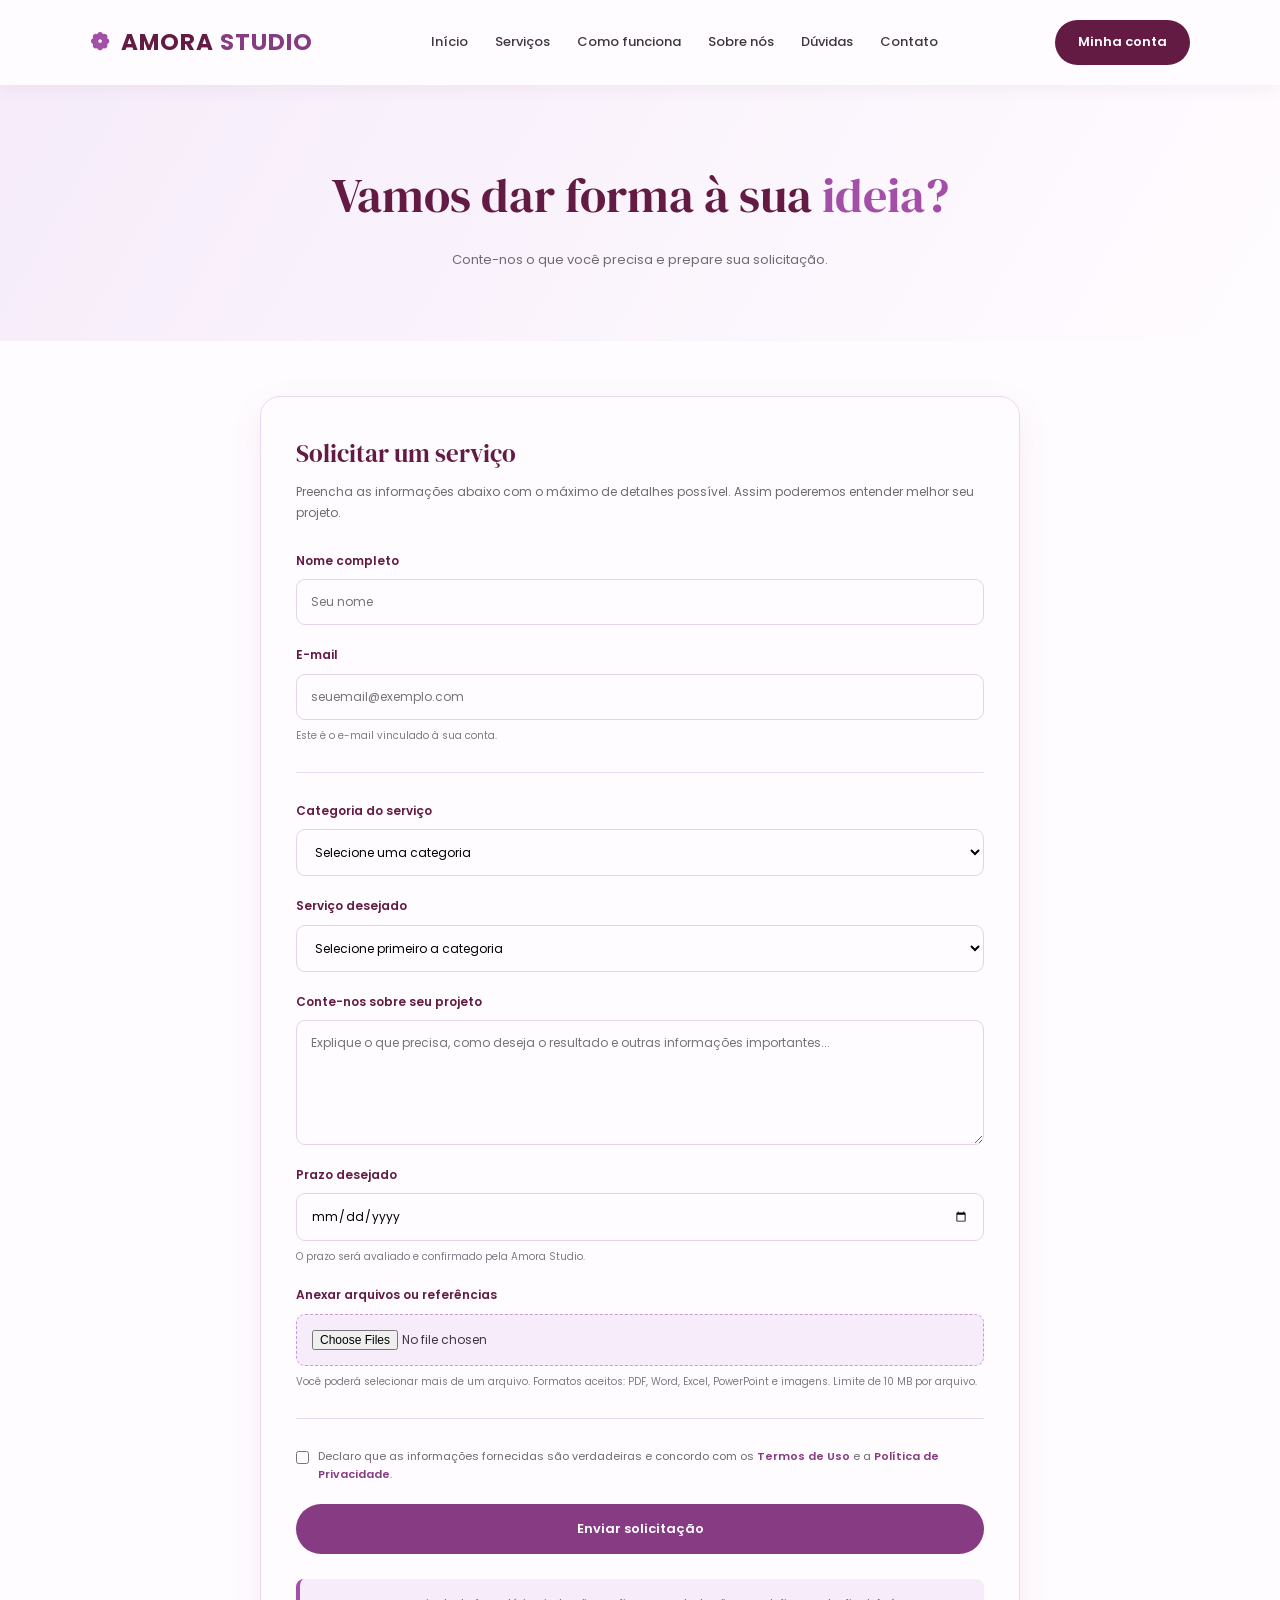
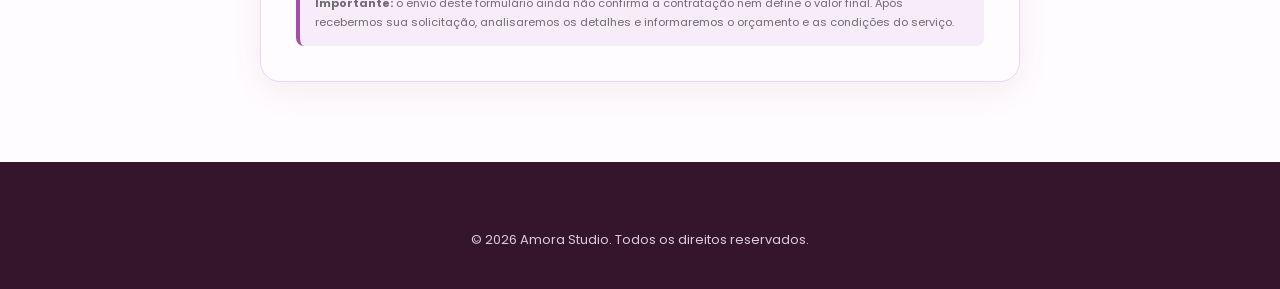
<file: pedido.html>
<!DOCTYPE html>
<html lang="pt-BR">
<head>
    <meta charset="UTF-8">
    <meta name="viewport" content="width=device-width, initial-scale=1.0">
    <meta name="description" content="Solicite seu serviço personalizado na Amora Studio.">
    <title>Solicitar serviço | Amora Studio</title>

    <link rel="stylesheet" href="style.css">

    <link rel="preconnect" href="https://fonts.googleapis.com">
    <link rel="preconnect" href="https://fonts.gstatic.com" crossorigin>
    <link href="https://fonts.googleapis.com/css2?family=DM+Serif+Display&family=Poppins:wght@300;400;500;600;700&display=swap" rel="stylesheet">

    <style>
        .order-hero {
            text-align: center;
            padding: 70px 20px;
            background: linear-gradient(120deg, #F6ECFA, #FFFCFF);
        }

        .order-hero h1 {
            font-family: 'DM Serif Display', serif;
            color: #641B43;
            font-size: clamp(35px, 5vw, 48px);
            font-weight: 400;
            margin-bottom: 12px;
        }

        .order-hero h1 span {
            color: #A34FA8;
        }

        .order-hero p {
            color: #706A73;
            font-size: 13px;
        }

        .order-section {
            padding: 55px 20px 80px;
        }

        .order-container {
            max-width: 760px;
            margin: auto;
            background: #FFFCFF;
            border: 1px solid #E9D8F2;
            border-radius: 20px;
            padding: 35px;
            box-shadow: 0 10px 35px rgba(100, 27, 67, 0.07);
        }

        .order-container h2 {
            font-family: 'DM Serif Display', serif;
            font-size: 25px;
            font-weight: 400;
            color: #641B43;
            margin-bottom: 8px;
        }

        .order-intro {
            color: #706A73;
            font-size: 12px;
            margin-bottom: 28px;
            line-height: 1.7;
        }

        .order-form {
            display: flex;
            flex-direction: column;
            gap: 20px;
        }

        .order-group {
            display: flex;
            flex-direction: column;
            gap: 8px;
        }

        .order-group label {
            color: #641B43;
            font-size: 12px;
            font-weight: 600;
        }

        .order-group input,
        .order-group select,
        .order-group textarea {
            width: 100%;
            padding: 13px 14px;
            border: 1px solid #E3D5E7;
            border-radius: 9px;
            background: #FFFCFF;
            font-family: 'Poppins', sans-serif;
            font-size: 12px;
            outline: none;
        }

        .order-group input:focus,
        .order-group select:focus,
        .order-group textarea:focus {
            border-color: #A34FA8;
            box-shadow: 0 0 0 3px rgba(163, 79, 168, 0.10);
        }

        .order-group textarea {
            min-height: 125px;
            resize: vertical;
        }

        .order-group small {
            color: #817984;
            font-size: 10px;
            line-height: 1.6;
        }

        .file-input {
            padding: 15px !important;
            background: #F6ECFA !important;
            border: 1px dashed #C69AE0 !important;
        }

        .order-divider {
            height: 1px;
            background: #E9D8F2;
            margin: 8px 0;
        }

        .order-consent {
            display: flex;
            align-items: flex-start;
            gap: 9px;
            color: #706A73;
            font-size: 11px;
            line-height: 1.7;
        }

        .order-consent input {
            margin-top: 4px;
            accent-color: #873B83;
        }

        .order-consent a {
            color: #873B83;
            text-decoration: none;
            font-weight: 600;
        }

        .order-button {
            border: none;
            border-radius: 30px;
            padding: 15px;
            background: #873B83;
            color: white;
            font-family: 'Poppins', sans-serif;
            font-size: 13px;
            font-weight: 600;
            cursor: pointer;
            transition: 0.3s;
        }

        .order-button:hover {
            background: #641B43;
            transform: translateY(-2px);
        }

        .order-button:disabled {
            opacity: 0.65;
            cursor: not-allowed;
            transform: none;
        }

        .order-notice {
            background: #F6ECFA;
            border-left: 4px solid #A34FA8;
            border-radius: 8px;
            padding: 15px;
            color: #706A73;
            font-size: 11px;
            line-height: 1.7;
            margin-top: 25px;
        }

        .order-message {
            display: none;
            padding: 13px;
            background: #F6ECFA;
            border-radius: 8px;
            color: #641B43;
            font-size: 12px;
            line-height: 1.6;
        }

        .order-message.error {
            background: #FCEEEE;
            color: #922D35;
        }

        @media (max-width: 600px) {
            .order-container {
                padding: 24px 18px;
            }
        }
    </style>
</head>

<body>

<header class="header">
    <a href="index.html" class="logo">
        <span class="logo-icon">❁</span>
        AMORA <span>STUDIO</span>
    </a>

    <nav class="menu">
        <a href="index.html">Início</a>
        <a href="servicos.html">Serviços</a>
        <a href="index.html#como-funciona">Como funciona</a>
        <a href="index.html#sobre">Sobre nós</a>
        <a href="index.html#faq">Dúvidas</a>
        <a href="contato.html">Contato</a>
    </nav>

    <a href="login.html" class="btn-login" id="accountLink">Minha conta</a>
</header>

<main>

    <section class="order-hero">
        <h1>Vamos dar forma à sua <span>ideia?</span></h1>

        <p>
            Conte-nos o que você precisa e prepare sua solicitação.
        </p>
    </section>

    <section class="order-section">

        <div class="order-container">

            <h2>Solicitar um serviço</h2>

            <p class="order-intro">
                Preencha as informações abaixo com o máximo de detalhes
                possível. Assim poderemos entender melhor seu projeto.
            </p>

            <form class="order-form" id="orderForm">

                <div class="order-group">
                    <label for="customerName">Nome completo</label>
                    <input
                        type="text"
                        id="customerName"
                        name="customerName"
                        placeholder="Seu nome"
                        required
                    >
                </div>

                <div class="order-group">
                    <label for="customerEmail">E-mail</label>
                    <input
                        type="email"
                        id="customerEmail"
                        name="customerEmail"
                        placeholder="seuemail@exemplo.com"
                        readonly
                        required
                    >
                    <small>
                        Este é o e-mail vinculado à sua conta.
                    </small>
                </div>

                <div class="order-divider"></div>

                <div class="order-group">
                    <label for="category">Categoria do serviço</label>

                    <select id="category" name="category" required>
                        <option value="">Selecione uma categoria</option>
                        <option value="Documentos">Documentos</option>
                        <option value="Planilhas">Planilhas</option>
                        <option value="Artes gráficas">Artes gráficas</option>
                        <option value="Apresentações">Apresentações</option>
                        <option value="Outro">Outro serviço</option>
                    </select>
                </div>

                <div class="order-group">
                    <label for="service">Serviço desejado</label>

                    <select id="service" name="service" required>
                        <option value="">Selecione primeiro a categoria</option>
                    </select>
                </div>

                <div class="order-group">
                    <label for="details">Conte-nos sobre seu projeto</label>

                    <textarea
                        id="details"
                        name="details"
                        placeholder="Explique o que precisa, como deseja o resultado e outras informações importantes..."
                        required
                    ></textarea>
                </div>

                <div class="order-group">
                    <label for="deadline">Prazo desejado</label>

                    <input
                        type="date"
                        id="deadline"
                        name="deadline"
                    >

                    <small>
                        O prazo será avaliado e confirmado pela Amora Studio.
                    </small>
                </div>

                <div class="order-group">
                    <label for="reference">Anexar arquivos ou referências</label>

                    <input
                        class="file-input"
                        type="file"
                        id="reference"
                        name="reference"
                        multiple
                        accept=".pdf,.doc,.docx,.xls,.xlsx,.ppt,.pptx,.jpg,.jpeg,.png"
                    >

                    <small>
                        Você poderá selecionar mais de um arquivo.
                        Formatos aceitos: PDF, Word, Excel, PowerPoint e imagens.
                        Limite de 10 MB por arquivo.
                    </small>
                </div>

                <div class="order-divider"></div>

                <label class="order-consent">
                    <input type="checkbox" id="orderTerms" required>

                    <span>
                        Declaro que as informações fornecidas são verdadeiras
                        e concordo com os
                        <a href="termos.html" target="_blank">Termos de Uso</a>
                        e a
                        <a href="privacidade.html" target="_blank">Política de Privacidade</a>.
                    </span>
                </label>

                <p class="order-message" id="orderMessage" role="status" aria-live="polite"></p>

                <button type="submit" class="order-button" id="submitOrder">
                    Enviar solicitação
                </button>

            </form>

            <div class="order-notice">
                <strong>Importante:</strong> o envio deste formulário ainda
                não confirma a contratação nem define o valor final.
                Após recebermos sua solicitação, analisaremos os detalhes
                e informaremos o orçamento e as condições do serviço.
            </div>

        </div>

    </section>

</main>

<footer class="footer">
    <p>
        © <span id="year"></span> Amora Studio.
        Todos os direitos reservados.
    </p>
</footer>

<script src="script.js"></script>

<script type="module">
    import { supabase } from "./supabase.js";

    const accountLink = document.getElementById("accountLink");
    const orderForm = document.getElementById("orderForm");
    const orderMessage = document.getElementById("orderMessage");
    const submitButton = document.getElementById("submitOrder");

    const customerName = document.getElementById("customerName");
    const customerEmail = document.getElementById("customerEmail");
    const category = document.getElementById("category");
    const service = document.getElementById("service");
    const deadline = document.getElementById("deadline");
    const reference = document.getElementById("reference");

    const BUCKET_NAME = "pedido-referencias";
    const MAX_FILE_SIZE = 10 * 1024 * 1024;

    let usuarioAtual = null;
    let enviando = false;

    const services = {
        "Documentos": [
            "Digitação",
            "Formatação",
            "Digitação e formatação"
        ],

        "Planilhas": [
            "Planilha simples sem fórmulas",
            "Planilha com fórmulas básicas",
            "Planilha simples com gráfico",
            "Planilha complexa com gráfico"
        ],

        "Artes gráficas": [
            "Convite",
            "Banner",
            "Cartaz ou informativo"
        ],

        "Apresentações": [
            "Apresentação de até 5 slides",
            "Melhoria de apresentação de até 5 slides",
            "Outro projeto de apresentação"
        ],

        "Outro": [
            "Serviço personalizado"
        ]
    };

    function mostrarMensagem(mensagem, erro = false) {
        orderMessage.textContent = mensagem;
        orderMessage.style.display = "block";
        orderMessage.classList.toggle("error", erro);
    }

    function definirCarregamento(ativo) {
        enviando = ativo;
        submitButton.disabled = ativo;
        submitButton.textContent = ativo
            ? "Enviando solicitação..."
            : "Enviar solicitação";
    }

    function atualizarNomeUsuario(usuario) {
        const nome =
            usuario.user_metadata?.full_name ||
            usuario.user_metadata?.nome ||
            "";

        if (nome && !customerName.value) {
            customerName.value = nome;
        }

        customerEmail.value = usuario.email || "";
    }

    async function verificarAutenticacao() {
        const { data, error } = await supabase.auth.getSession();

        if (error) {
            console.error("Erro ao verificar sessão:", error);
            mostrarMensagem(
                "Não foi possível verificar sua conta. Atualize a página e tente novamente.",
                true
            );
            return;
        }

        if (!data.session) {
            window.location.replace("login.html");
            return;
        }

        const { data: userData, error: userError } =
            await supabase.auth.getUser();

        if (userError || !userData.user) {
            console.error("Erro ao verificar usuário:", userError);
            window.location.replace("login.html");
            return;
        }

        usuarioAtual = userData.user;
        atualizarNomeUsuario(usuarioAtual);

        accountLink.href = "painel.html";
    }

    category.addEventListener("change", function() {
        service.innerHTML = '<option value="">Selecione o serviço</option>';

        const selectedServices = services[category.value] || [];

        selectedServices.forEach(function(item) {
            const option = document.createElement("option");
            option.value = item;
            option.textContent = item;
            service.appendChild(option);
        });
    });

    const today = new Date();

    const localToday = new Date(
        today.getTime() - today.getTimezoneOffset() * 60000
    ).toISOString().split("T")[0];

    deadline.min = localToday;

    function obterExtensao(nomeArquivo) {
        const partes = nomeArquivo.split(".");
        return partes.length > 1
            ? partes.pop().toLowerCase()
            : "";
    }

    async function enviarAnexos(arquivos, userId) {
        const caminhos = [];

        for (const arquivo of arquivos) {
            const extensao = obterExtensao(arquivo.name);

            const nomeSeguro = crypto.randomUUID() +
                (extensao ? "." + extensao : "");

            const caminho = `${userId}/${nomeSeguro}`;

            const { error } = await supabase.storage
                .from(BUCKET_NAME)
                .upload(caminho, arquivo, {
                    cacheControl: "3600",
                    upsert: false
                });

            if (error) {
                throw new Error(
                    `Não foi possível enviar o arquivo "${arquivo.name}". ${error.message}`
                );
            }

            caminhos.push(caminho);
        }

        return caminhos;
    }

    orderForm.addEventListener("submit", async function(event) {
        event.preventDefault();

        if (enviando) return;

        orderMessage.style.display = "none";
        orderMessage.classList.remove("error");

        try {
            definirCarregamento(true);

            // Confere novamente a sessão antes de enviar o pedido.
            const { data: sessionData, error: sessionError } =
                await supabase.auth.getSession();

            if (sessionError || !sessionData.session) {
                window.location.replace("login.html");
                return;
            }

            const { data: userData, error: userError } =
                await supabase.auth.getUser();

            if (userError || !userData.user) {
                window.location.replace("login.html");
                return;
            }

            usuarioAtual = userData.user;

            const nome = customerName.value.trim();
            const email = usuarioAtual.email;
            const categoria = category.value;
            const servico = service.value;
            const descricao = document.getElementById("details").value.trim();
            const prazo = deadline.value || null;

            if (!nome || !email || !categoria || !servico || !descricao) {
                throw new Error(
                    "Preencha todos os campos obrigatórios antes de enviar."
                );
            }

            if (!document.getElementById("orderTerms").checked) {
                throw new Error(
                    "É necessário aceitar os Termos de Uso e a Política de Privacidade."
                );
            }

            if (prazo && prazo < localToday) {
                throw new Error(
                    "O prazo desejado não pode ser anterior à data de hoje."
                );
            }

            const arquivos = Array.from(reference.files);

            for (const arquivo of arquivos) {
                if (arquivo.size > MAX_FILE_SIZE) {
                    throw new Error(
                        `O arquivo "${arquivo.name}" ultrapassa o limite de 10 MB.`
                    );
                }
            }

            // Envia os anexos para o bucket privado.
            const caminhosArquivos = await enviarAnexos(
                arquivos,
                usuarioAtual.id
            );

            // Registra o pedido vinculado ao usuário autenticado.
            // O status será definido pelo padrão "Novo" da tabela.
            const { data: pedidoCriado, error: insertError } = await supabase
                .from("pedidos")
                .insert({
                    user_id: usuarioAtual.id,
                    nome_cliente: nome,
                    email_cliente: email,
                    categoria: categoria,
                    servico: servico,
                    descricao: descricao,
                    prazo: prazo,
                    arquivos: caminhosArquivos
                })
                .select("id")
                .single();

            if (insertError || !pedidoCriado?.id) {
                console.error("Erro ao registrar pedido:", insertError);
                throw new Error(
                    "Os arquivos foram enviados, mas não foi possível registrar o pedido. Tente novamente ou entre em contato com a Amora Studio."
                );
            }

            // Solicita ao Supabase o envio seguro do aviso por e-mail.
            // Se a notificação falhar, o pedido continua registrado normalmente.
            const { error: erroNotificacao } = await supabase.functions.invoke(
                "notificar-novo-pedido",
                {
                    body: { pedido_id: pedidoCriado.id }
                }
            );

            if (erroNotificacao) {
                console.error(
                    "Pedido registrado, mas o aviso por e-mail falhou:",
                    erroNotificacao
                );
            }

            mostrarMensagem(
                "Sua solicitação foi enviada com sucesso! Ela está registrada como Novo e será analisada pela Amora Studio. O envio ainda não confirma a contratação."
            );

            orderForm.reset();
            atualizarNomeUsuario(usuarioAtual);

            service.innerHTML =
                '<option value="">Selecione primeiro a categoria</option>';

        } catch (error) {
            console.error("Erro ao enviar solicitação:", error);

            mostrarMensagem(
                error.message ||
                "Ocorreu um erro ao enviar sua solicitação. Tente novamente.",
                true
            );

        } finally {
            definirCarregamento(false);
        }
    });

    // Atualiza o link da conta quando o estado de autenticação mudar.
    supabase.auth.onAuthStateChange((event, session) => {
        accountLink.href = session ? "painel.html" : "login.html";

        if (event === "SIGNED_OUT" || !session) {
            window.location.replace("login.html");
        }
    });

    verificarAutenticacao();
</script>

</body>
</html>
</file>
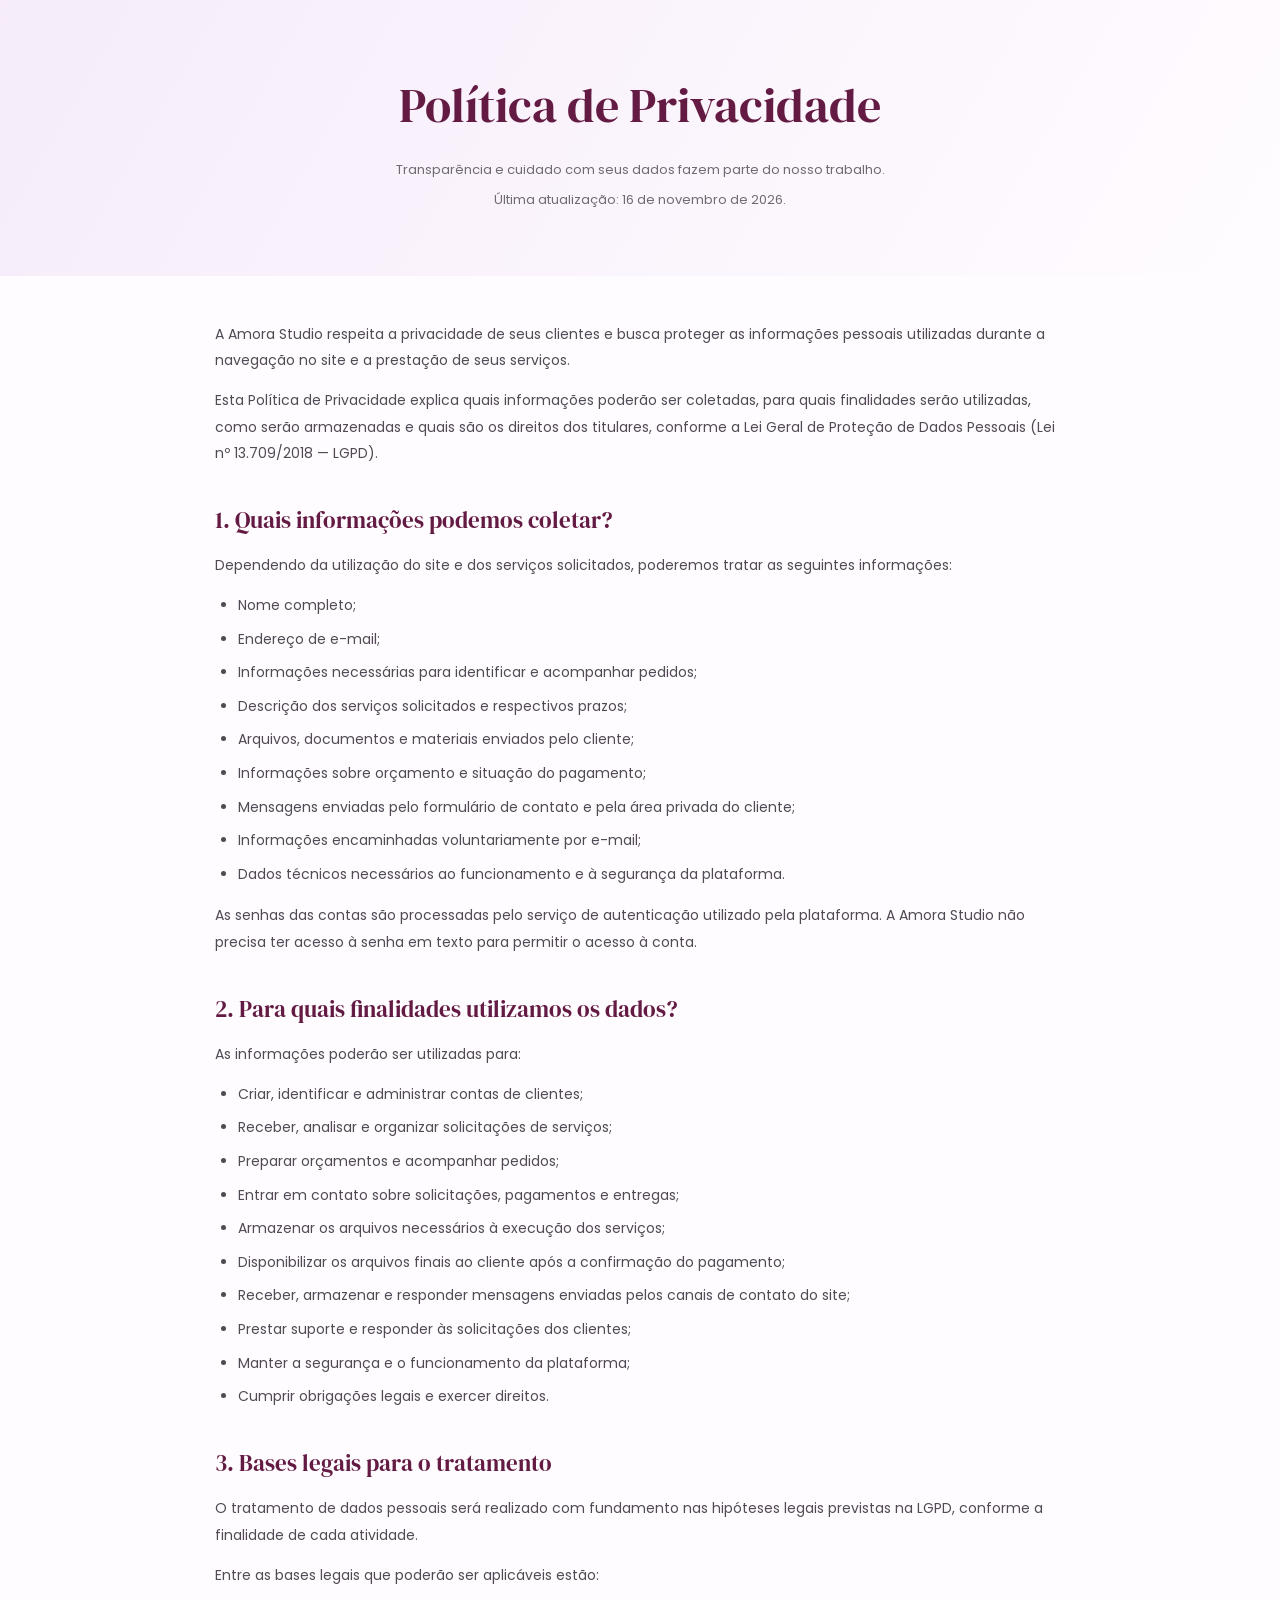
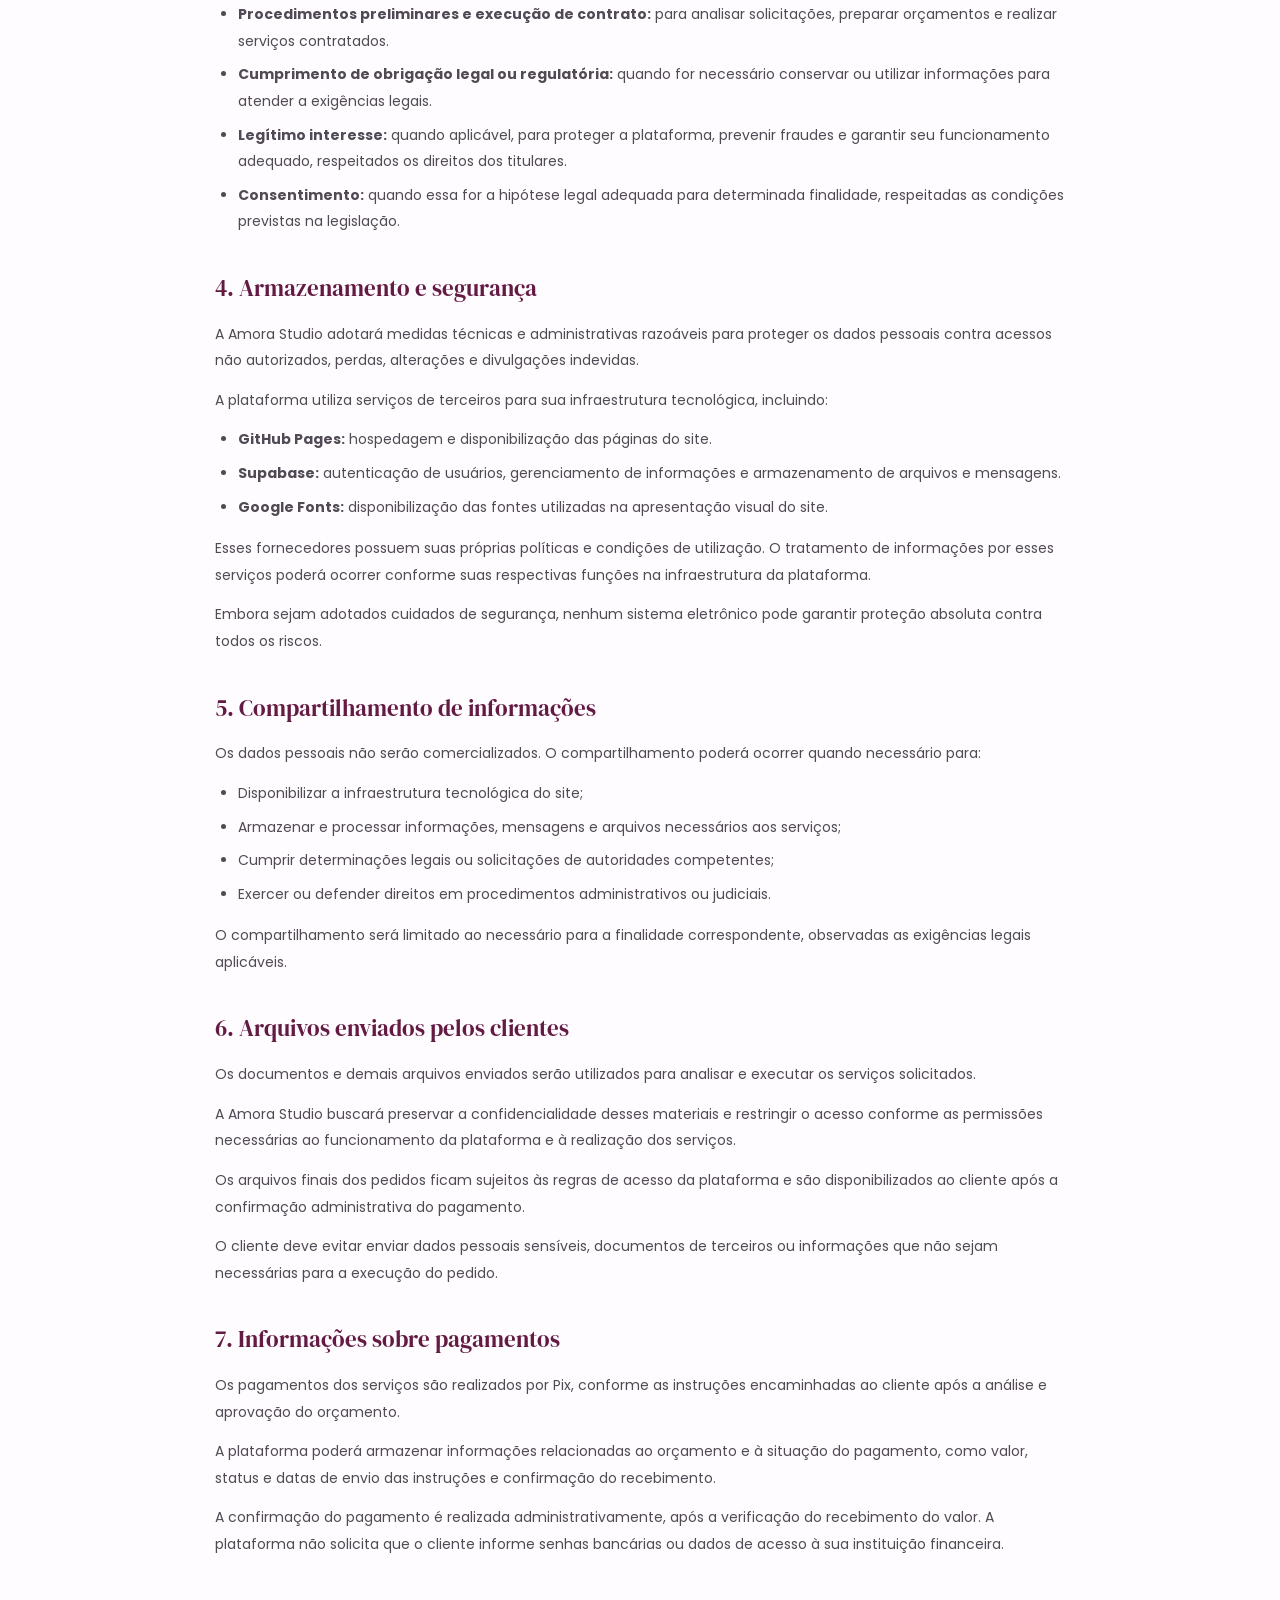
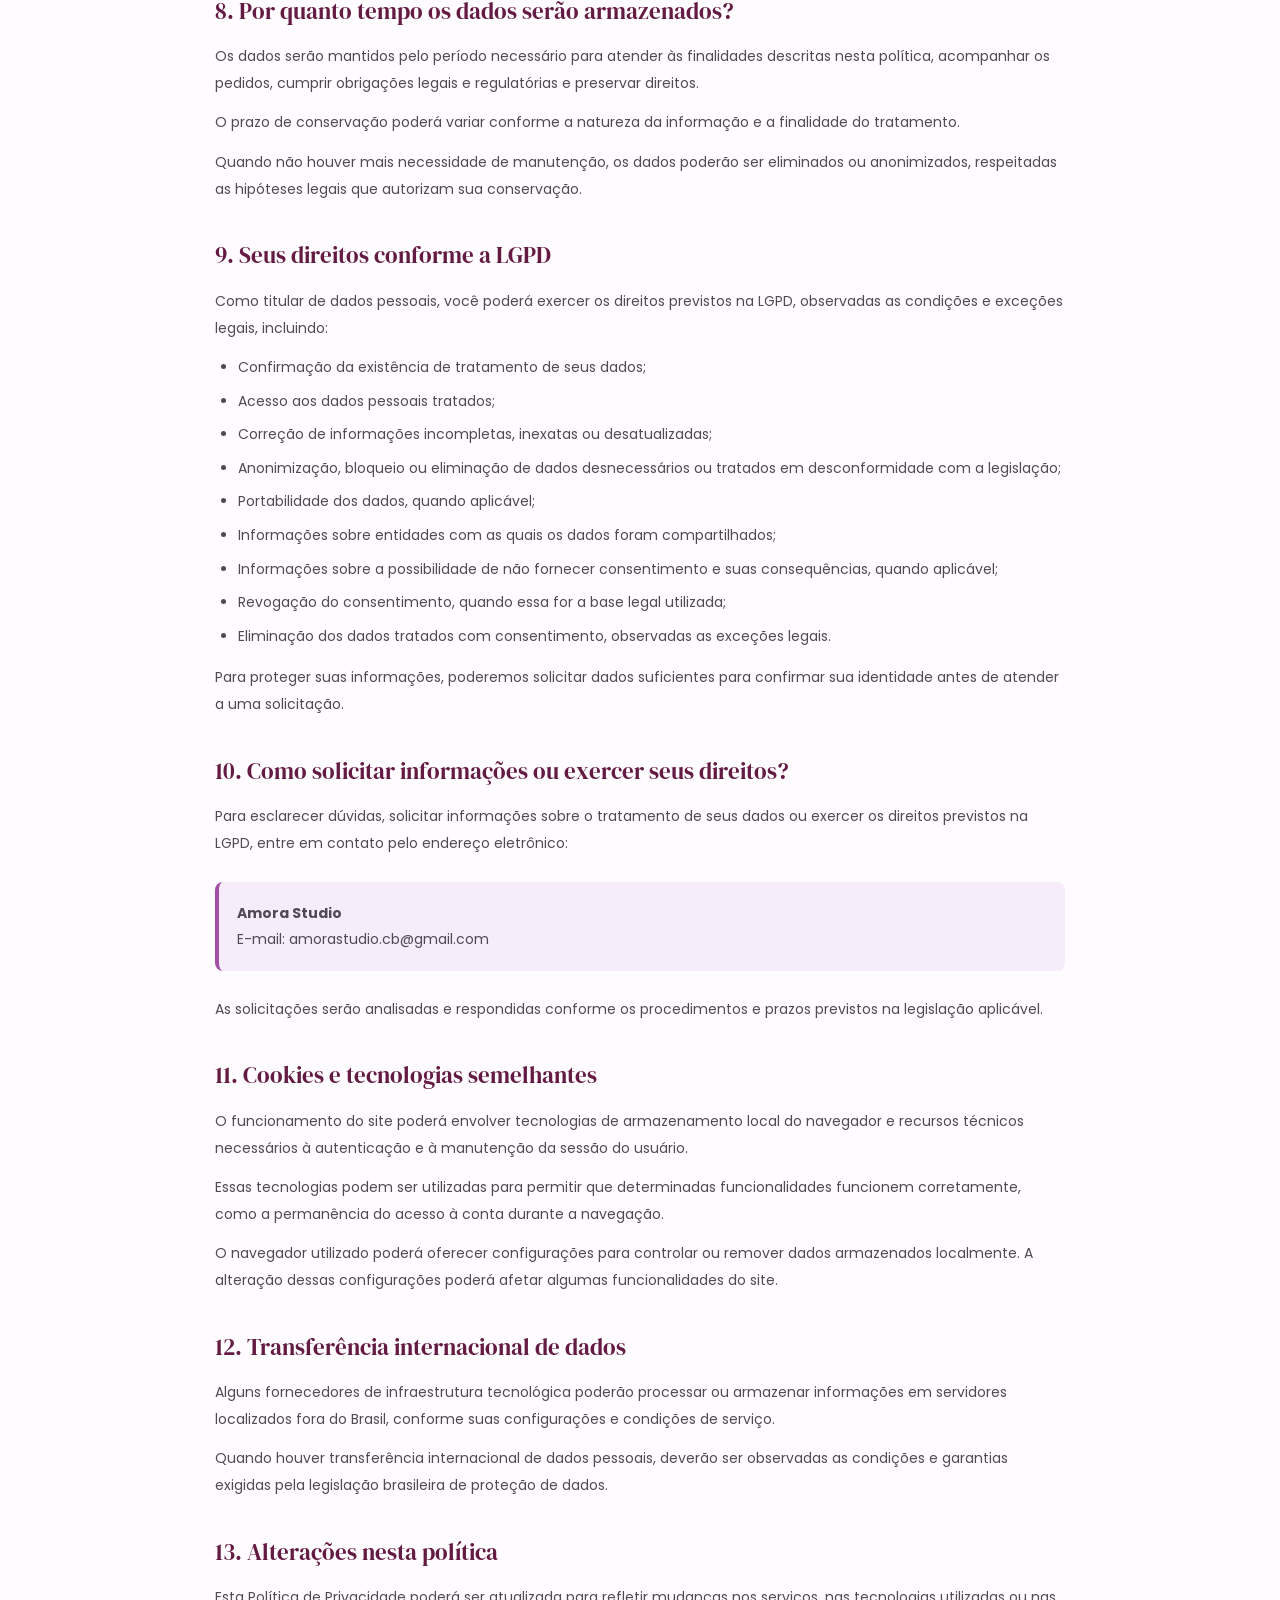
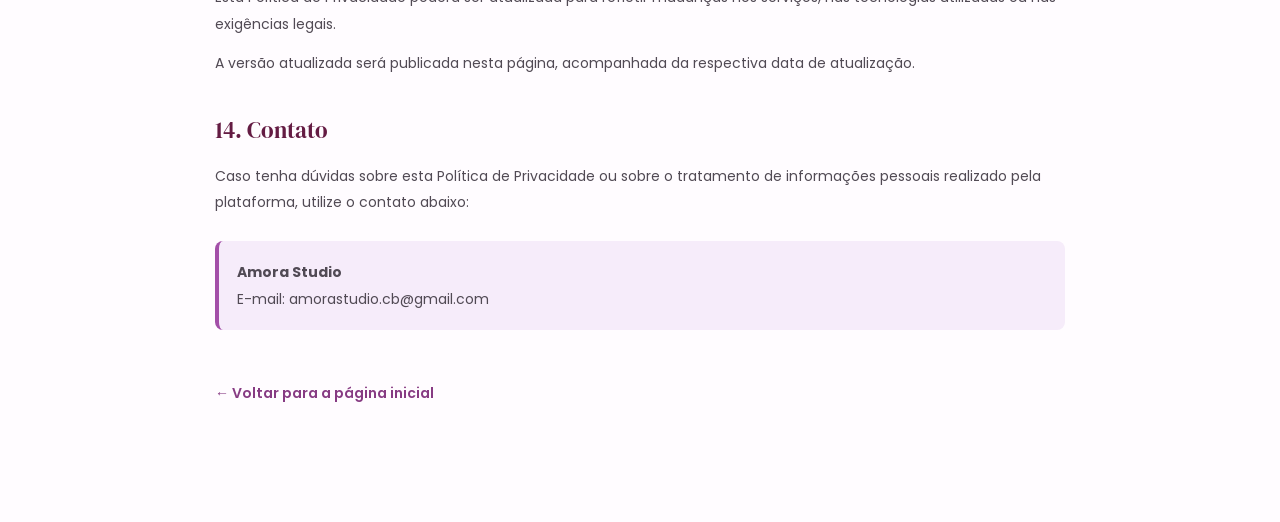
<file: privacidade.html>
<!DOCTYPE html>
<html lang="pt-BR">
<head>
    <meta charset="UTF-8">
    <meta name="viewport" content="width=device-width, initial-scale=1.0">

    <meta name="description" content="Política de Privacidade da Amora Studio.">
    <title>Política de Privacidade | Amora Studio</title>

    <link rel="stylesheet" href="style.css">

    <link rel="preconnect" href="https://fonts.googleapis.com">
    <link rel="preconnect" href="https://fonts.gstatic.com" crossorigin>
    <link href="https://fonts.googleapis.com/css2?family=DM+Serif+Display&family=Poppins:wght@300;400;500;600;700&display=swap" rel="stylesheet">

    <style>
        .legal-page {
            min-height: 100vh;
            background: #FFFCFF;
            padding-bottom: 70px;
        }

        .legal-header {
            background: linear-gradient(120deg, #F6ECFA, #FFFCFF);
            padding: 65px 20px;
            text-align: center;
        }

        .legal-header h1 {
            font-family: 'DM Serif Display', serif;
            font-size: clamp(34px, 5vw, 48px);
            font-weight: 400;
            color: #641B43;
            margin-bottom: 12px;
        }

        .legal-header p {
            color: #706A73;
            font-size: 13px;
        }

        .legal-content {
            width: 90%;
            max-width: 850px;
            margin: 45px auto;
            color: #514A54;
            font-size: 14px;
            line-height: 1.9;
        }

        .legal-content h2 {
            font-family: 'DM Serif Display', serif;
            font-size: 23px;
            font-weight: 400;
            color: #641B43;
            margin-top: 32px;
            margin-bottom: 10px;
        }

        .legal-content p {
            margin-bottom: 13px;
        }

        .legal-content ul {
            padding-left: 23px;
            margin-bottom: 15px;
        }

        .legal-content li {
            margin-bottom: 7px;
        }

        .legal-note {
            background: #F6ECFA;
            padding: 18px;
            border-left: 4px solid #A34FA8;
            border-radius: 8px;
            margin: 25px 0;
        }

        .legal-back {
            display: inline-block;
            margin-top: 25px;
            color: #873B83;
            text-decoration: none;
            font-weight: 600;
        }

        .legal-back:hover {
            color: #641B43;
        }

        .legal-update {
            color: #706A73;
            font-size: 12px;
            margin-top: 8px;
        }
    </style>
</head>

<body>

    <main class="legal-page">

        <header class="legal-header">
            <h1>Política de Privacidade</h1>
            <p>Transparência e cuidado com seus dados fazem parte do nosso trabalho.</p>
            <p class="legal-update">Última atualização: 16 de novembro de 2026.</p>
        </header>

        <article class="legal-content">

            <p>
                A Amora Studio respeita a privacidade de seus clientes e busca
                proteger as informações pessoais utilizadas durante a navegação
                no site e a prestação de seus serviços.
            </p>

            <p>
                Esta Política de Privacidade explica quais informações poderão
                ser coletadas, para quais finalidades serão utilizadas, como
                serão armazenadas e quais são os direitos dos titulares,
                conforme a Lei Geral de Proteção de Dados Pessoais
                (Lei nº 13.709/2018 — LGPD).
            </p>

            <h2>1. Quais informações podemos coletar?</h2>

            <p>
                Dependendo da utilização do site e dos serviços solicitados,
                poderemos tratar as seguintes informações:
            </p>

            <ul>
                <li>Nome completo;</li>
                <li>Endereço de e-mail;</li>
                <li>Informações necessárias para identificar e acompanhar pedidos;</li>
                <li>Descrição dos serviços solicitados e respectivos prazos;</li>
                <li>Arquivos, documentos e materiais enviados pelo cliente;</li>
                <li>Informações sobre orçamento e situação do pagamento;</li>
                <li>Mensagens enviadas pelo formulário de contato e pela área privada do cliente;</li>
                <li>Informações encaminhadas voluntariamente por e-mail;</li>
                <li>Dados técnicos necessários ao funcionamento e à segurança da plataforma.</li>
            </ul>

            <p>
                As senhas das contas são processadas pelo serviço de autenticação
                utilizado pela plataforma. A Amora Studio não precisa ter acesso
                à senha em texto para permitir o acesso à conta.
            </p>

            <h2>2. Para quais finalidades utilizamos os dados?</h2>

            <p>As informações poderão ser utilizadas para:</p>

            <ul>
                <li>Criar, identificar e administrar contas de clientes;</li>
                <li>Receber, analisar e organizar solicitações de serviços;</li>
                <li>Preparar orçamentos e acompanhar pedidos;</li>
                <li>Entrar em contato sobre solicitações, pagamentos e entregas;</li>
                <li>Armazenar os arquivos necessários à execução dos serviços;</li>
                <li>Disponibilizar os arquivos finais ao cliente após a confirmação do pagamento;</li>
                <li>Receber, armazenar e responder mensagens enviadas pelos canais de contato do site;</li>
                <li>Prestar suporte e responder às solicitações dos clientes;</li>
                <li>Manter a segurança e o funcionamento da plataforma;</li>
                <li>Cumprir obrigações legais e exercer direitos.</li>
            </ul>

            <h2>3. Bases legais para o tratamento</h2>

            <p>
                O tratamento de dados pessoais será realizado com fundamento
                nas hipóteses legais previstas na LGPD, conforme a finalidade
                de cada atividade.
            </p>

            <p>Entre as bases legais que poderão ser aplicáveis estão:</p>

            <ul>
                <li>
                    <strong>Procedimentos preliminares e execução de contrato:</strong>
                    para analisar solicitações, preparar orçamentos e realizar
                    serviços contratados.
                </li>
                <li>
                    <strong>Cumprimento de obrigação legal ou regulatória:</strong>
                    quando for necessário conservar ou utilizar informações
                    para atender a exigências legais.
                </li>
                <li>
                    <strong>Legítimo interesse:</strong>
                    quando aplicável, para proteger a plataforma, prevenir
                    fraudes e garantir seu funcionamento adequado, respeitados
                    os direitos dos titulares.
                </li>
                <li>
                    <strong>Consentimento:</strong>
                    quando essa for a hipótese legal adequada para determinada
                    finalidade, respeitadas as condições previstas na legislação.
                </li>
            </ul>

            <h2>4. Armazenamento e segurança</h2>

            <p>
                A Amora Studio adotará medidas técnicas e administrativas
                razoáveis para proteger os dados pessoais contra acessos
                não autorizados, perdas, alterações e divulgações indevidas.
            </p>

            <p>
                A plataforma utiliza serviços de terceiros para sua infraestrutura
                tecnológica, incluindo:
            </p>

            <ul>
                <li>
                    <strong>GitHub Pages:</strong>
                    hospedagem e disponibilização das páginas do site.
                </li>
                <li>
                    <strong>Supabase:</strong>
                    autenticação de usuários, gerenciamento de informações
                    e armazenamento de arquivos e mensagens.
                </li>
                <li>
                    <strong>Google Fonts:</strong>
                    disponibilização das fontes utilizadas na apresentação visual
                    do site.
                </li>
            </ul>

            <p>
                Esses fornecedores possuem suas próprias políticas e condições
                de utilização. O tratamento de informações por esses serviços
                poderá ocorrer conforme suas respectivas funções na infraestrutura
                da plataforma.
            </p>

            <p>
                Embora sejam adotados cuidados de segurança, nenhum sistema
                eletrônico pode garantir proteção absoluta contra todos os riscos.
            </p>

            <h2>5. Compartilhamento de informações</h2>

            <p>
                Os dados pessoais não serão comercializados. O compartilhamento
                poderá ocorrer quando necessário para:
            </p>

            <ul>
                <li>Disponibilizar a infraestrutura tecnológica do site;</li>
                <li>Armazenar e processar informações, mensagens e arquivos necessários aos serviços;</li>
                <li>Cumprir determinações legais ou solicitações de autoridades competentes;</li>
                <li>Exercer ou defender direitos em procedimentos administrativos ou judiciais.</li>
            </ul>

            <p>
                O compartilhamento será limitado ao necessário para a finalidade
                correspondente, observadas as exigências legais aplicáveis.
            </p>

            <h2>6. Arquivos enviados pelos clientes</h2>

            <p>
                Os documentos e demais arquivos enviados serão utilizados
                para analisar e executar os serviços solicitados.
            </p>

            <p>
                A Amora Studio buscará preservar a confidencialidade desses
                materiais e restringir o acesso conforme as permissões
                necessárias ao funcionamento da plataforma e à realização
                dos serviços.
            </p>

            <p>
                Os arquivos finais dos pedidos ficam sujeitos às regras de acesso
                da plataforma e são disponibilizados ao cliente após a confirmação
                administrativa do pagamento.
            </p>

            <p>
                O cliente deve evitar enviar dados pessoais sensíveis,
                documentos de terceiros ou informações que não sejam
                necessárias para a execução do pedido.
            </p>

            <h2>7. Informações sobre pagamentos</h2>

            <p>
                Os pagamentos dos serviços são realizados por Pix, conforme
                as instruções encaminhadas ao cliente após a análise e
                aprovação do orçamento.
            </p>

            <p>
                A plataforma poderá armazenar informações relacionadas ao
                orçamento e à situação do pagamento, como valor, status e
                datas de envio das instruções e confirmação do recebimento.
            </p>

            <p>
                A confirmação do pagamento é realizada administrativamente,
                após a verificação do recebimento do valor. A plataforma não
                solicita que o cliente informe senhas bancárias ou dados
                de acesso à sua instituição financeira.
            </p>

            <h2>8. Por quanto tempo os dados serão armazenados?</h2>

            <p>
                Os dados serão mantidos pelo período necessário para atender
                às finalidades descritas nesta política, acompanhar os pedidos,
                cumprir obrigações legais e regulatórias e preservar direitos.
            </p>

            <p>
                O prazo de conservação poderá variar conforme a natureza
                da informação e a finalidade do tratamento.
            </p>

            <p>
                Quando não houver mais necessidade de manutenção, os dados
                poderão ser eliminados ou anonimizados, respeitadas as
                hipóteses legais que autorizam sua conservação.
            </p>

            <h2>9. Seus direitos conforme a LGPD</h2>

            <p>
                Como titular de dados pessoais, você poderá exercer os direitos
                previstos na LGPD, observadas as condições e exceções legais,
                incluindo:
            </p>

            <ul>
                <li>Confirmação da existência de tratamento de seus dados;</li>
                <li>Acesso aos dados pessoais tratados;</li>
                <li>Correção de informações incompletas, inexatas ou desatualizadas;</li>
                <li>Anonimização, bloqueio ou eliminação de dados desnecessários ou tratados em desconformidade com a legislação;</li>
                <li>Portabilidade dos dados, quando aplicável;</li>
                <li>Informações sobre entidades com as quais os dados foram compartilhados;</li>
                <li>Informações sobre a possibilidade de não fornecer consentimento e suas consequências, quando aplicável;</li>
                <li>Revogação do consentimento, quando essa for a base legal utilizada;</li>
                <li>Eliminação dos dados tratados com consentimento, observadas as exceções legais.</li>
            </ul>

            <p>
                Para proteger suas informações, poderemos solicitar dados
                suficientes para confirmar sua identidade antes de atender
                a uma solicitação.
            </p>

            <h2>10. Como solicitar informações ou exercer seus direitos?</h2>

            <p>
                Para esclarecer dúvidas, solicitar informações sobre o tratamento
                de seus dados ou exercer os direitos previstos na LGPD, entre
                em contato pelo endereço eletrônico:
            </p>

            <div class="legal-note">
                <strong>Amora Studio</strong><br>
                E-mail: amorastudio.cb@gmail.com
            </div>

            <p>
                As solicitações serão analisadas e respondidas conforme os
                procedimentos e prazos previstos na legislação aplicável.
            </p>

            <h2>11. Cookies e tecnologias semelhantes</h2>

            <p>
                O funcionamento do site poderá envolver tecnologias de
                armazenamento local do navegador e recursos técnicos
                necessários à autenticação e à manutenção da sessão do usuário.
            </p>

            <p>
                Essas tecnologias podem ser utilizadas para permitir que
                determinadas funcionalidades funcionem corretamente,
                como a permanência do acesso à conta durante a navegação.
            </p>

            <p>
                O navegador utilizado poderá oferecer configurações para
                controlar ou remover dados armazenados localmente. A alteração
                dessas configurações poderá afetar algumas funcionalidades
                do site.
            </p>

            <h2>12. Transferência internacional de dados</h2>

            <p>
                Alguns fornecedores de infraestrutura tecnológica poderão
                processar ou armazenar informações em servidores localizados
                fora do Brasil, conforme suas configurações e condições
                de serviço.
            </p>

            <p>
                Quando houver transferência internacional de dados pessoais,
                deverão ser observadas as condições e garantias exigidas
                pela legislação brasileira de proteção de dados.
            </p>

            <h2>13. Alterações nesta política</h2>

            <p>
                Esta Política de Privacidade poderá ser atualizada para refletir
                mudanças nos serviços, nas tecnologias utilizadas ou nas
                exigências legais.
            </p>

            <p>
                A versão atualizada será publicada nesta página, acompanhada
                da respectiva data de atualização.
            </p>

            <h2>14. Contato</h2>

            <p>
                Caso tenha dúvidas sobre esta Política de Privacidade ou sobre
                o tratamento de informações pessoais realizado pela plataforma,
                utilize o contato abaixo:
            </p>

            <div class="legal-note">
                <strong>Amora Studio</strong><br>
                E-mail: amorastudio.cb@gmail.com
            </div>

            <a href="index.html" class="legal-back">
                ← Voltar para a página inicial
            </a>

        </article>

    </main>

</body>
</html>
</file>
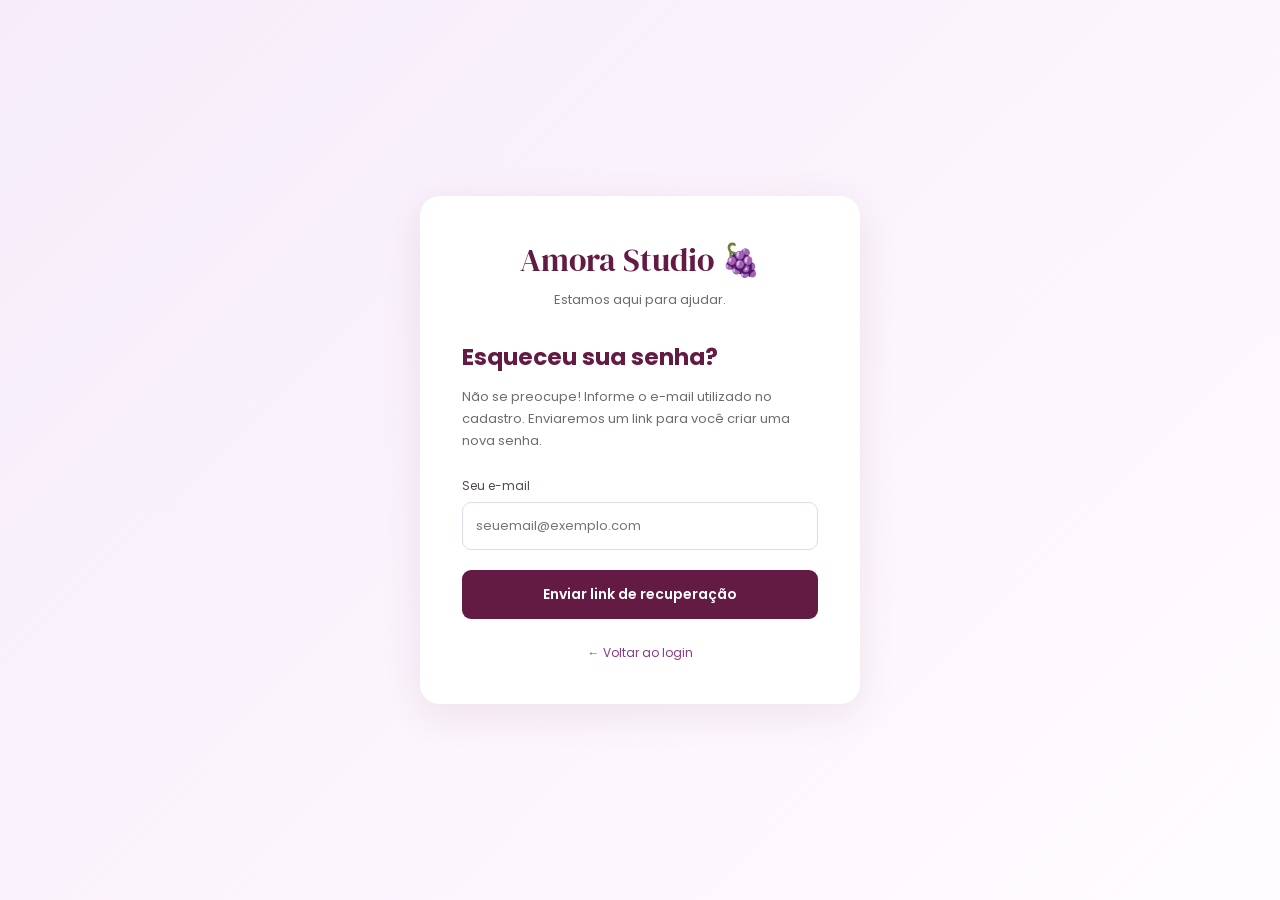
<file: recuperar-senha.html>
<!DOCTYPE html>
<html lang="pt-BR">
<head>
    <meta charset="UTF-8">
    <meta name="viewport" content="width=device-width, initial-scale=1.0">
    <title>Recuperar senha | Amora Studio</title>

    <link rel="preconnect" href="https://fonts.googleapis.com">
    <link rel="preconnect" href="https://fonts.gstatic.com" crossorigin>
    <link href="https://fonts.googleapis.com/css2?family=DM+Serif+Display&family=Poppins:wght@300;400;500;600&display=swap" rel="stylesheet">

    <style>
        * {
            margin: 0;
            padding: 0;
            box-sizing: border-box;
        }

        body {
            min-height: 100vh;
            background: linear-gradient(135deg, #F6ECFA, #FFFCFF);
            font-family: 'Poppins', sans-serif;
            display: flex;
            align-items: center;
            justify-content: center;
            padding: 25px;
        }

        .container {
            width: 100%;
            max-width: 440px;
            background: white;
            padding: 42px;
            border-radius: 20px;
            box-shadow: 0 10px 40px rgba(100, 27, 67, .09);
        }

        .logo {
            text-align: center;
            color: #641B43;
            font-family: 'DM Serif Display', serif;
            font-size: 32px;
            margin-bottom: 8px;
        }

        .subtitle {
            text-align: center;
            color: #706A73;
            font-size: 13px;
            margin-bottom: 30px;
        }

        h1 {
            color: #641B43;
            font-size: 23px;
            margin-bottom: 12px;
        }

        .description {
            color: #706A73;
            font-size: 13px;
            line-height: 1.7;
            margin-bottom: 25px;
        }

        label {
            display: block;
            color: #514751;
            font-size: 12px;
            margin-bottom: 7px;
        }

        input {
            width: 100%;
            padding: 13px;
            border: 1px solid #E5D9E9;
            border-radius: 9px;
            font-family: inherit;
            font-size: 13px;
            outline: none;
        }

        input:focus {
            border-color: #873B83;
        }

        button {
            width: 100%;
            border: none;
            border-radius: 9px;
            padding: 14px;
            background: #641B43;
            color: white;
            font-family: inherit;
            font-size: 14px;
            font-weight: 600;
            cursor: pointer;
            margin-top: 20px;
        }

        button:disabled {
            opacity: .6;
            cursor: wait;
        }

        .message {
            display: none;
            padding: 12px;
            border-radius: 8px;
            font-size: 12px;
            line-height: 1.6;
            margin-top: 18px;
        }

        .message.success {
            display: block;
            background: #EAF7EF;
            color: #21643A;
        }

        .message.error {
            display: block;
            background: #FCECEC;
            color: #9B2929;
        }

        a {
            color: #873B83;
            text-decoration: none;
        }

        .back {
            display: block;
            text-align: center;
            margin-top: 25px;
            font-size: 12px;
        }
    </style>
</head>

<body>

    <main class="container">

        <div class="logo">Amora Studio 🍇</div>
        <p class="subtitle">Estamos aqui para ajudar.</p>

        <h1>Esqueceu sua senha?</h1>

        <p class="description">
            Não se preocupe! Informe o e-mail utilizado no cadastro.
            Enviaremos um link para você criar uma nova senha.
        </p>

        <form id="recuperarForm">

            <label for="email">Seu e-mail</label>

            <input
                type="email"
                id="email"
                required
                autocomplete="email"
                placeholder="seuemail@exemplo.com"
            >

            <button type="submit" id="botao">
                Enviar link de recuperação
            </button>

            <div
                id="mensagem"
                class="message"
                role="status"
                aria-live="polite"
            ></div>

        </form>

        <a class="back" href="login.html">← Voltar ao login</a>

    </main>

    <script type="module">
        import { supabase } from "./supabase.js";

        const form = document.getElementById("recuperarForm");
        const botao = document.getElementById("botao");
        const mensagem = document.getElementById("mensagem");

        function mostrarMensagem(texto, tipo) {
            mensagem.textContent = texto;
            mensagem.className = "message " + tipo;
        }

        form.addEventListener("submit", async (event) => {
            event.preventDefault();

            const email = document.getElementById("email").value.trim();

            if (!email) {
                mostrarMensagem("Informe seu e-mail.", "error");
                return;
            }

            botao.disabled = true;
            botao.textContent = "Enviando...";

            try {
                const enderecoRedirecionamento = new URL(
                    "redefinir-senha.html",
                    window.location.href
                ).href;

                const { error } =
                    await supabase.auth.resetPasswordForEmail(
                        email,
                        {
                            redirectTo: enderecoRedirecionamento
                        }
                    );

                if (error) {
                    throw error;
                }

                mostrarMensagem(
                    "Se esse endereço estiver cadastrado, você receberá um e-mail com as instruções para redefinir sua senha. Confira também o spam.",
                    "success"
                );

                form.reset();

            } catch (error) {
                console.error("Erro na recuperação:", error);

                mostrarMensagem(
                    "Não foi possível enviar o e-mail. Tente novamente mais tarde.",
                    "error"
                );

            } finally {
                botao.disabled = false;
                botao.textContent = "Enviar link de recuperação";
            }
        });
    </script>

</body>
</html>
</file>
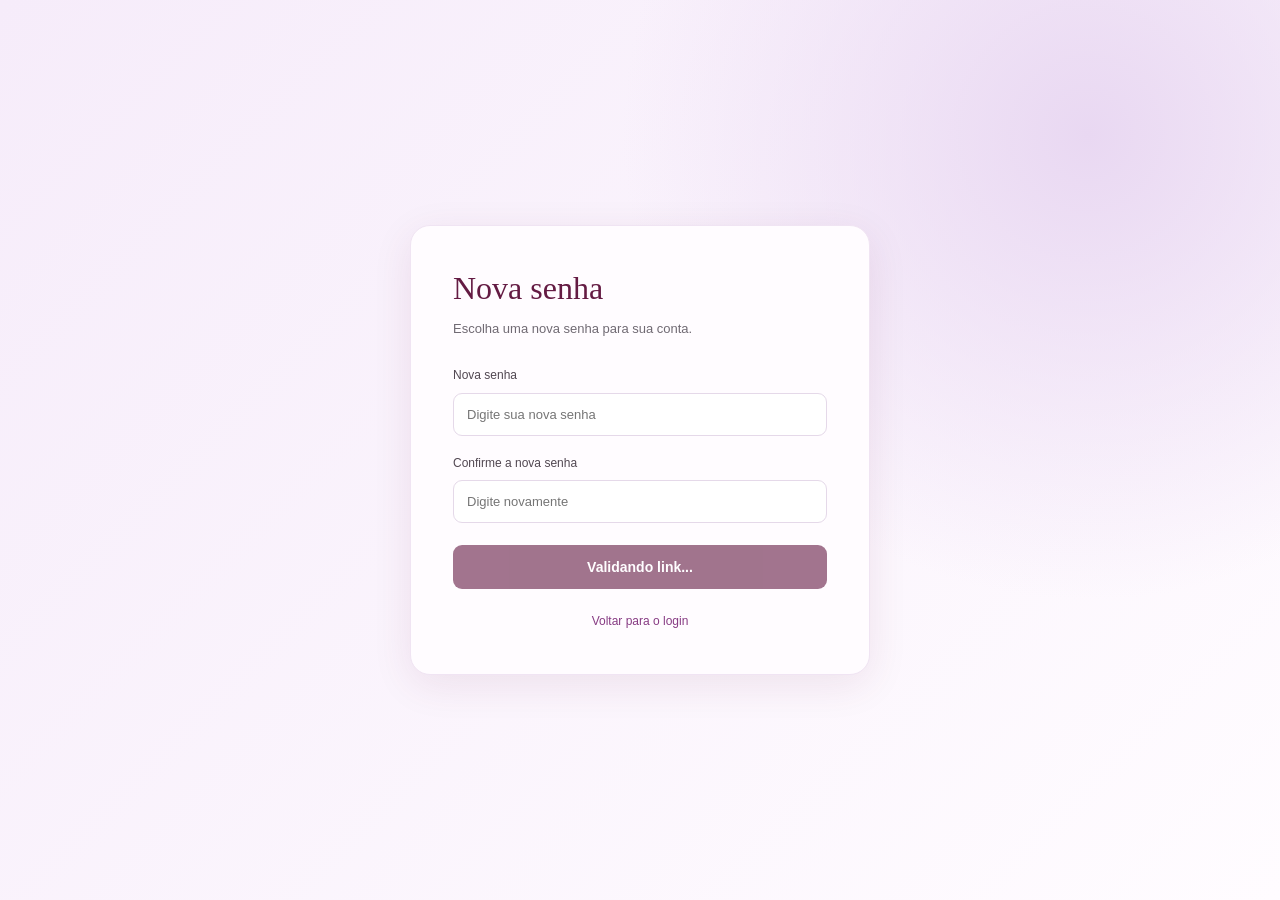
<file: redefinir-senha.html>
<!DOCTYPE html>
<html lang="pt-BR">
<head>
    <meta charset="UTF-8">
    <meta name="viewport" content="width=device-width, initial-scale=1.0">
    <title>Redefinir senha | Amora Studio</title>
    <link rel="stylesheet" href="style.css">
</head>
<body>

    <main class="auth-container">
        <section class="auth-card">
            <h1>Nova senha</h1>
            <p>Escolha uma nova senha para sua conta.</p>

            <form id="formSenha">
                <label for="senha">Nova senha</label>
                <input
                    type="password"
                    id="senha"
                    placeholder="Digite sua nova senha"
                    minlength="6"
                    autocomplete="new-password"
                    required
                >

                <label for="confirmarSenha">Confirme a nova senha</label>
                <input
                    type="password"
                    id="confirmarSenha"
                    placeholder="Digite novamente"
                    minlength="6"
                    autocomplete="new-password"
                    required
                >

                <button type="submit" id="botaoSalvar" disabled>
                    Validando link...
                </button>

                <p id="mensagem" role="status" aria-live="polite"></p>
            </form>

            <a href="login.html">Voltar para o login</a>
        </section>
    </main>

    <script type="module">
        import { supabase } from "./supabase.js";

        const formulario = document.getElementById("formSenha");
        const mensagem = document.getElementById("mensagem");
        const botao = document.getElementById("botaoSalvar");

        let sessaoValida = false;
        let atualizando = false;
        let senhaAlterada = false;

        function mostrarMensagem(texto) {
            mensagem.textContent = texto;
        }

        function bloquearFormulario(texto) {
            sessaoValida = false;
            mostrarMensagem(texto);

            formulario.querySelectorAll("input, button").forEach(elemento => {
                elemento.disabled = true;
            });
        }

        async function verificarSessaoRecuperacao() {
            try {
                const { data, error } =
                    await supabase.auth.getSession();

                if (error) throw error;

                if (!data.session) {
                    bloquearFormulario(
                        "O link de recuperação é inválido ou expirou. Solicite outro pelo login."
                    );
                    return;
                }

                sessaoValida = true;
                botao.disabled = false;
                botao.textContent = "Salvar nova senha";

                mostrarMensagem(
                    "Link validado! Você já pode escolher sua nova senha."
                );

            } catch (error) {
                console.error("Erro ao verificar sessão:", error);

                bloquearFormulario(
                    "Não foi possível validar o link. Solicite uma nova recuperação de senha."
                );
            }
        }

        supabase.auth.onAuthStateChange((evento, sessao) => {
            if (
                evento === "SIGNED_OUT" ||
                (evento === "TOKEN_REFRESHED" && !sessao)
            ) {
                bloquearFormulario(
                    "Sua sessão expirou. Solicite um novo link de recuperação."
                );
            }
        });

        verificarSessaoRecuperacao();

        formulario.addEventListener("submit", async (evento) => {
            evento.preventDefault();

            if (atualizando || senhaAlterada) return;

            if (!sessaoValida) {
                mostrarMensagem(
                    "Aguarde a validação do link ou solicite uma nova recuperação de senha."
                );
                return;
            }

            const senha = document.getElementById("senha").value;
            const confirmar = document.getElementById("confirmarSenha").value;

            if (senha.length < 6) {
                mostrarMensagem(
                    "A senha precisa ter pelo menos 6 caracteres."
                );
                return;
            }

            if (senha !== confirmar) {
                mostrarMensagem("As senhas não são iguais.");
                return;
            }

            atualizando = true;
            botao.disabled = true;
            botao.textContent = "Atualizando...";

            try {
                const { data, error: erroSessao } =
                    await supabase.auth.getSession();

                if (erroSessao) throw erroSessao;

                if (!data.session) {
                    throw new Error(
                        "O link de recuperação é inválido ou expirou. Solicite outro pelo login."
                    );
                }

                const { error } = await supabase.auth.updateUser({
                    password: senha
                });

                if (error) throw error;

                senhaAlterada = true;
                sessaoValida = false;

                mostrarMensagem(
                    "Senha alterada com sucesso! Você já pode entrar com sua nova senha."
                );

                formulario.reset();

                formulario.querySelectorAll("input").forEach(elemento => {
                    elemento.disabled = true;
                });

                botao.textContent = "Senha alterada";

            } catch (error) {
                console.error("Erro ao atualizar senha:", error);

                mostrarMensagem(
                    error.message ||
                    "Não foi possível alterar sua senha. Tente novamente."
                );

                botao.disabled = false;
                botao.textContent = "Salvar nova senha";

            } finally {
                atualizando = false;
            }
        });
    </script>

</body>
</html>
</file>
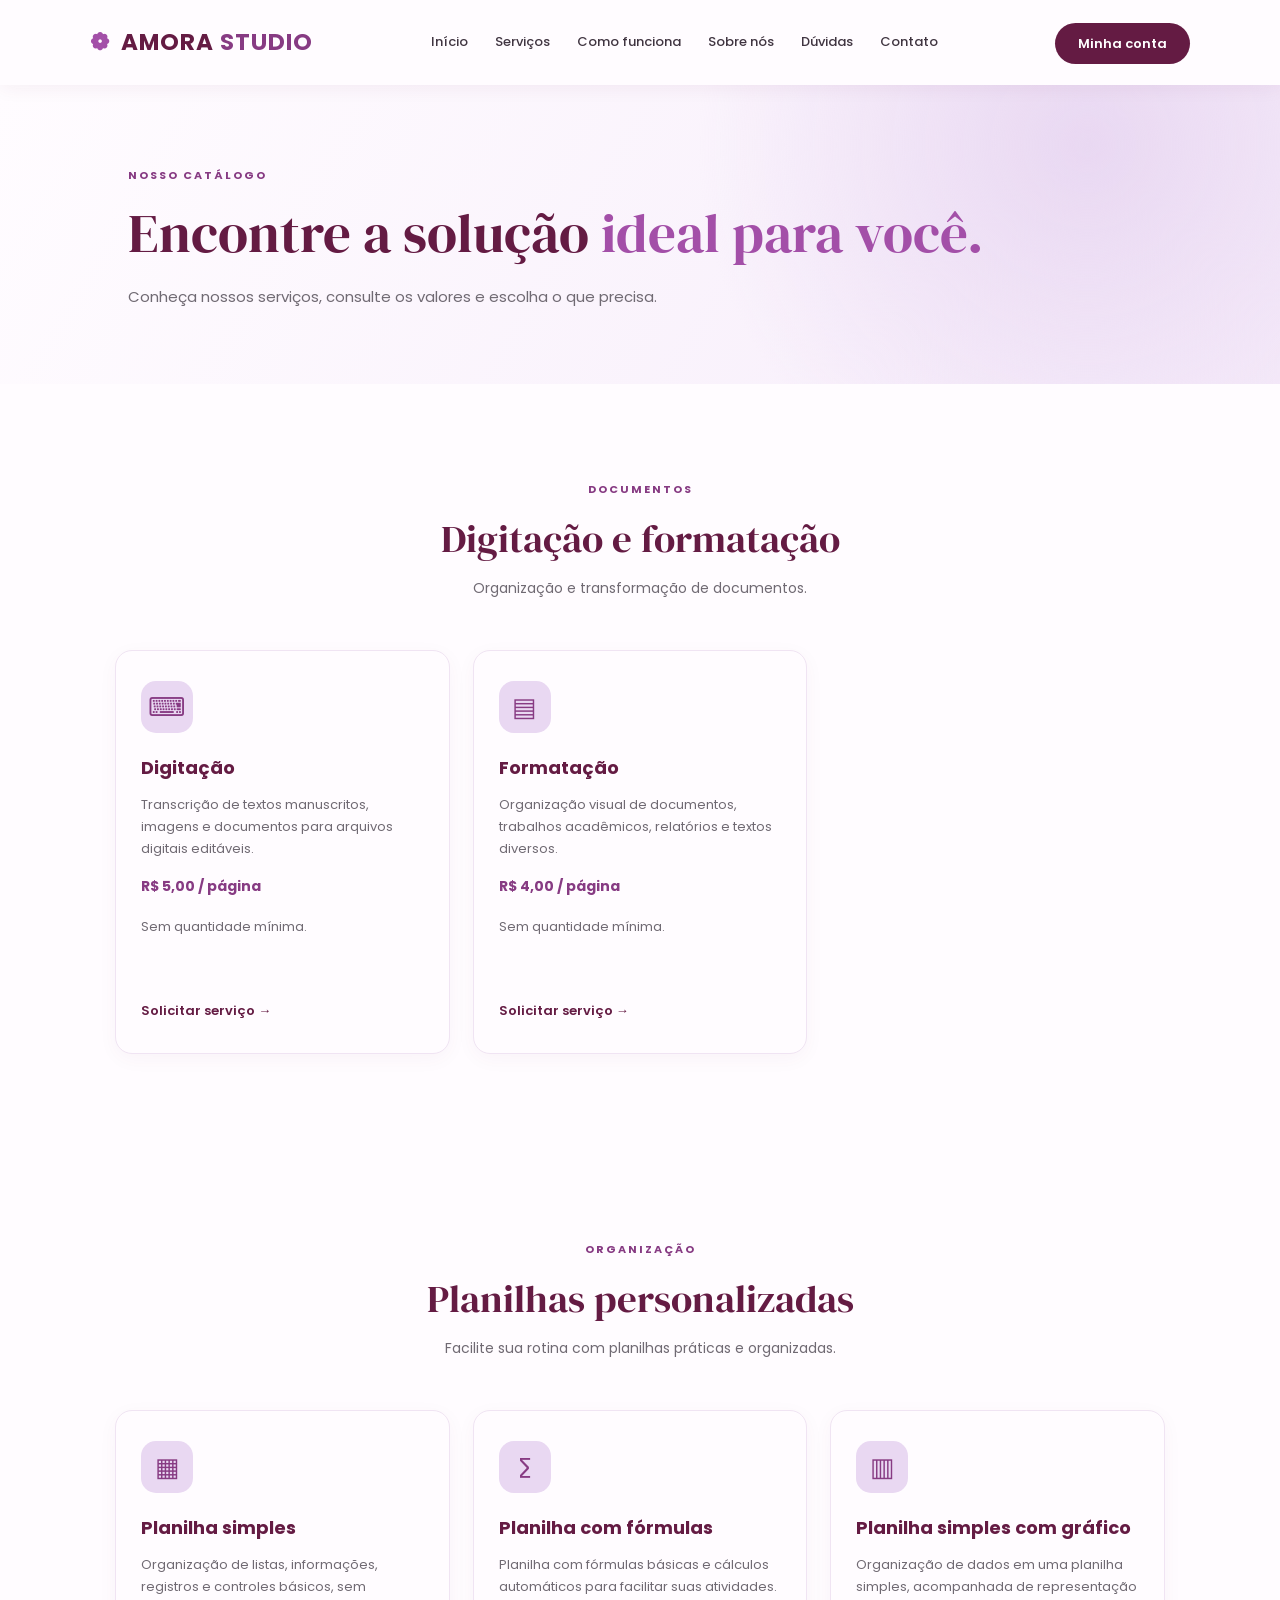
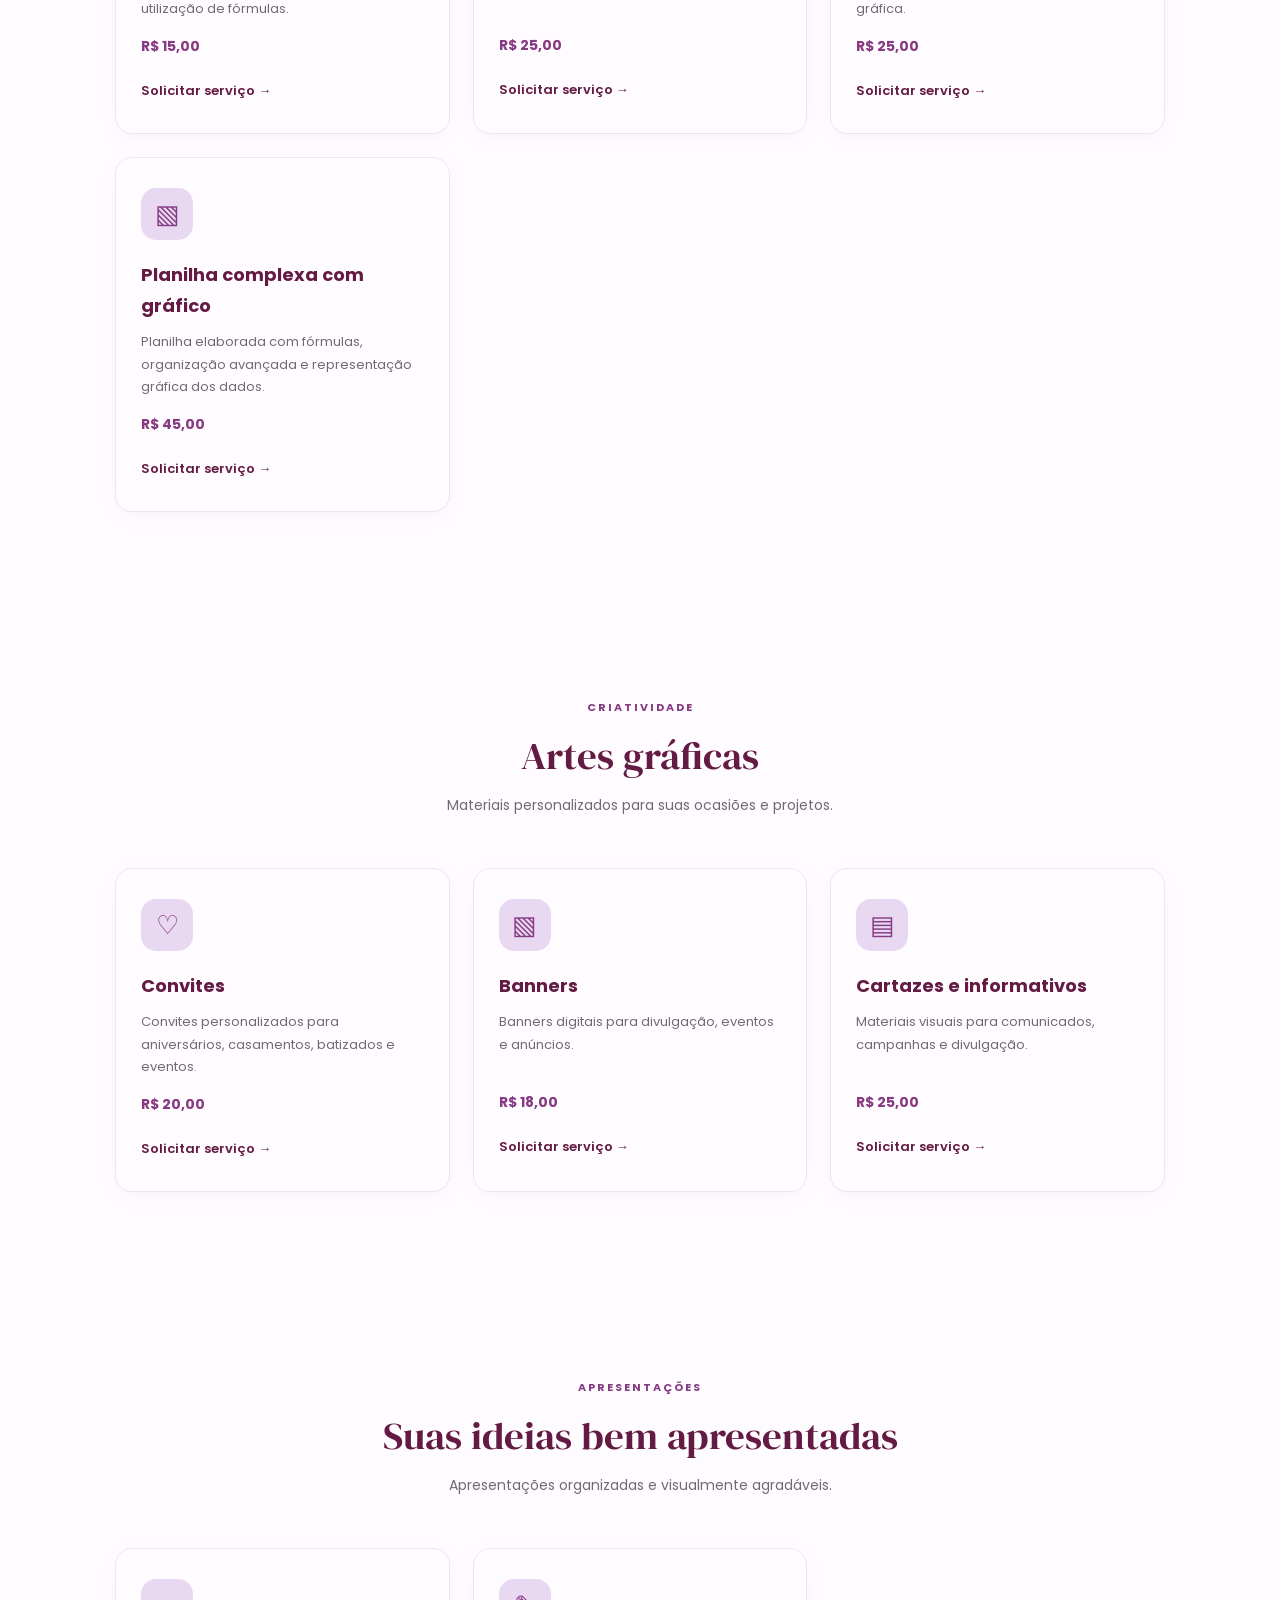
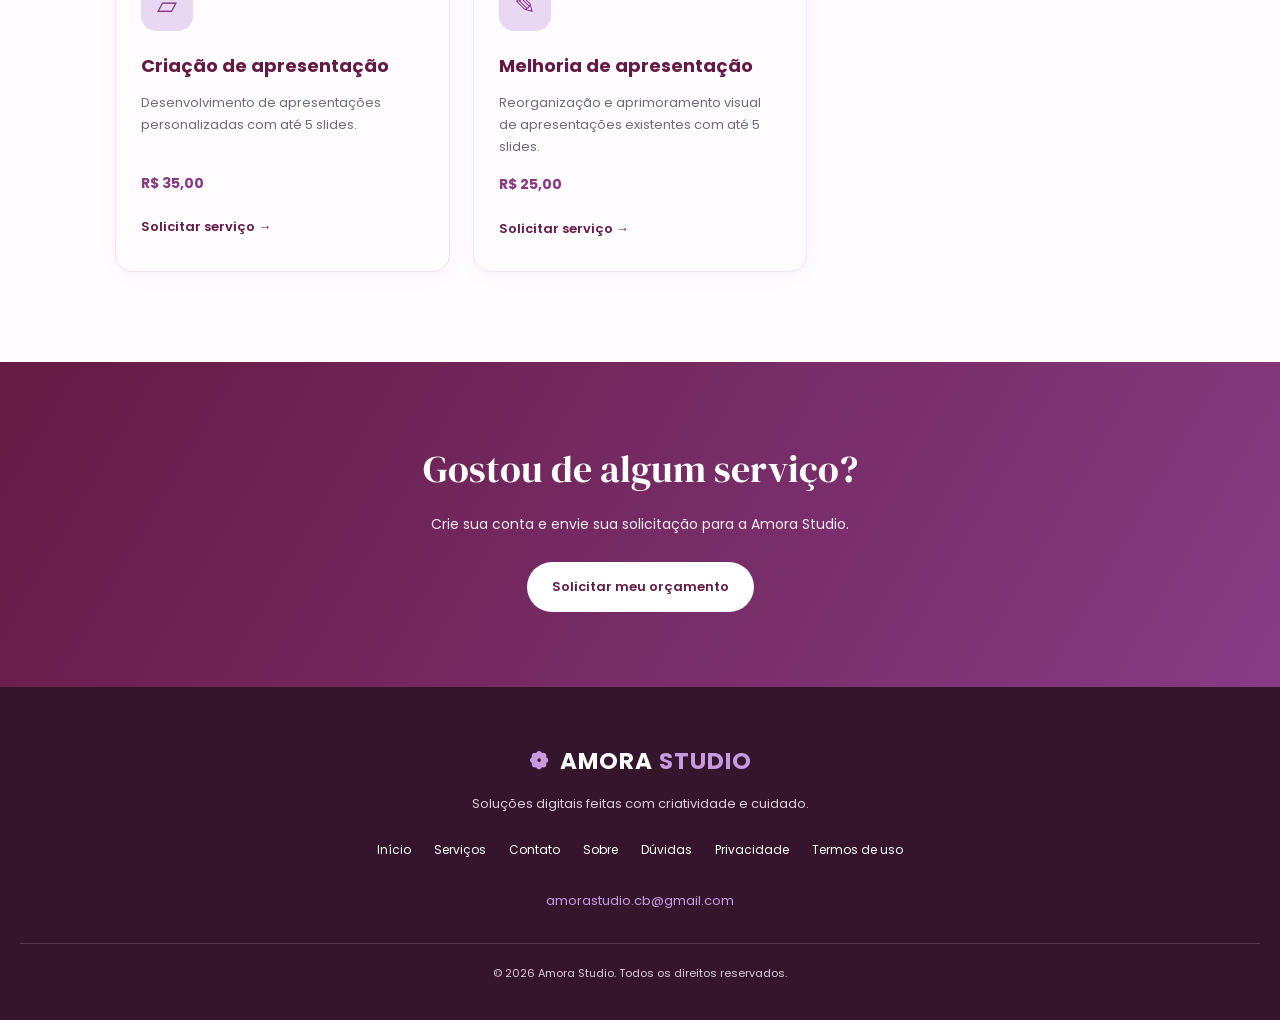
<file: servicos.html>
<!DOCTYPE html>
<html lang="pt-BR">
<head>
    <meta charset="UTF-8">
    <meta name="viewport" content="width=device-width, initial-scale=1.0">
    <meta name="description" content="Conheça os serviços e preços da Amora Studio.">
    <title>Serviços e Preços | Amora Studio</title>

    <link rel="stylesheet" href="style.css">

    <link rel="preconnect" href="https://fonts.googleapis.com">
    <link rel="preconnect" href="https://fonts.gstatic.com" crossorigin>
    <link href="https://fonts.googleapis.com/css2?family=DM+Serif+Display&family=Poppins:wght@300;400;500;600;700&display=swap" rel="stylesheet">
</head>

<body>

<header class="header">

    <a href="index.html" class="logo">
        <span class="logo-icon">❁</span>
        AMORA <span>STUDIO</span>
    </a>

    <nav class="menu">
        <a href="index.html">Início</a>
        <a href="servicos.html">Serviços</a>
        <a href="index.html#como-funciona">Como funciona</a>
        <a href="index.html#sobre">Sobre nós</a>
        <a href="index.html#faq">Dúvidas</a>
        <a href="contato.html">Contato</a>
    </nav>

    <div class="account-actions">
        <a href="login.html" class="btn-login" id="accountLink">
            Minha conta
        </a>

        <a href="admin.html"
           class="btn-login"
           id="adminLink"
           hidden>
            Painel administrativo
        </a>
    </div>

</header>


<main>

<section class="catalog-hero">

    <span class="tag">NOSSO CATÁLOGO</span>

    <h1>Encontre a solução <span>ideal para você.</span></h1>

    <p>
        Conheça nossos serviços, consulte os valores e escolha o que precisa.
    </p>

</section>


<section class="section catalog">

    <div class="section-heading">
        <span class="tag">DOCUMENTOS</span>
        <h2>Digitação e formatação</h2>
        <p>Organização e transformação de documentos.</p>
    </div>

    <div class="service-grid">

        <article class="service-card">
            <div class="service-icon">⌨</div>

            <h3>Digitação</h3>

            <p>
                Transcrição de textos manuscritos, imagens e documentos
                para arquivos digitais editáveis.
            </p>

            <strong>R$ 5,00 / página</strong>

            <p>Sem quantidade mínima.</p>

            <a href="cadastro.html" class="service-order-link">
                Solicitar serviço →
            </a>
        </article>


        <article class="service-card">
            <div class="service-icon">▤</div>

            <h3>Formatação</h3>

            <p>
                Organização visual de documentos, trabalhos acadêmicos,
                relatórios e textos diversos.
            </p>

            <strong>R$ 4,00 / página</strong>

            <p>Sem quantidade mínima.</p>

            <a href="cadastro.html" class="service-order-link">
                Solicitar serviço →
            </a>
        </article>

    </div>

</section>


<section class="section catalog alternate">

    <div class="section-heading">
        <span class="tag">ORGANIZAÇÃO</span>
        <h2>Planilhas personalizadas</h2>
        <p>Facilite sua rotina com planilhas práticas e organizadas.</p>
    </div>

    <div class="service-grid">

        <article class="service-card">
            <div class="service-icon">▦</div>

            <h3>Planilha simples</h3>

            <p>
                Organização de listas, informações, registros e controles básicos,
                sem utilização de fórmulas.
            </p>

            <strong>R$ 15,00</strong>

            <a href="cadastro.html" class="service-order-link">
                Solicitar serviço →
            </a>
        </article>


        <article class="service-card">
            <div class="service-icon">∑</div>

            <h3>Planilha com fórmulas</h3>

            <p>
                Planilha com fórmulas básicas e cálculos automáticos
                para facilitar suas atividades.
            </p>

            <strong>R$ 25,00</strong>

            <a href="cadastro.html" class="service-order-link">
                Solicitar serviço →
            </a>
        </article>


        <article class="service-card">
            <div class="service-icon">▥</div>

            <h3>Planilha simples com gráfico</h3>

            <p>
                Organização de dados em uma planilha simples,
                acompanhada de representação gráfica.
            </p>

            <strong>R$ 25,00</strong>

            <a href="cadastro.html" class="service-order-link">
                Solicitar serviço →
            </a>
        </article>


        <article class="service-card">
            <div class="service-icon">▧</div>

            <h3>Planilha complexa com gráfico</h3>

            <p>
                Planilha elaborada com fórmulas, organização avançada
                e representação gráfica dos dados.
            </p>

            <strong>R$ 45,00</strong>

            <a href="cadastro.html" class="service-order-link">
                Solicitar serviço →
            </a>
        </article>

    </div>

</section>


<section class="section catalog">

    <div class="section-heading">
        <span class="tag">CRIATIVIDADE</span>
        <h2>Artes gráficas</h2>
        <p>Materiais personalizados para suas ocasiões e projetos.</p>
    </div>

    <div class="service-grid">

        <article class="service-card">
            <div class="service-icon">♡</div>

            <h3>Convites</h3>

            <p>
                Convites personalizados para aniversários, casamentos,
                batizados e eventos.
            </p>

            <strong>R$ 20,00</strong>

            <a href="cadastro.html" class="service-order-link">
                Solicitar serviço →
            </a>
        </article>


        <article class="service-card">
            <div class="service-icon">▧</div>

            <h3>Banners</h3>

            <p>
                Banners digitais para divulgação, eventos e anúncios.
            </p>

            <strong>R$ 18,00</strong>

            <a href="cadastro.html" class="service-order-link">
                Solicitar serviço →
            </a>
        </article>


        <article class="service-card">
            <div class="service-icon">▤</div>

            <h3>Cartazes e informativos</h3>

            <p>
                Materiais visuais para comunicados, campanhas e divulgação.
            </p>

            <strong>R$ 25,00</strong>

            <a href="cadastro.html" class="service-order-link">
                Solicitar serviço →
            </a>
        </article>

    </div>

</section>


<section class="section catalog alternate">

    <div class="section-heading">
        <span class="tag">APRESENTAÇÕES</span>
        <h2>Suas ideias bem apresentadas</h2>
        <p>Apresentações organizadas e visualmente agradáveis.</p>
    </div>

    <div class="service-grid">

        <article class="service-card">
            <div class="service-icon">▱</div>

            <h3>Criação de apresentação</h3>

            <p>
                Desenvolvimento de apresentações personalizadas
                com até 5 slides.
            </p>

            <strong>R$ 35,00</strong>

            <a href="cadastro.html" class="service-order-link">
                Solicitar serviço →
            </a>
        </article>


        <article class="service-card">
            <div class="service-icon">✎</div>

            <h3>Melhoria de apresentação</h3>

            <p>
                Reorganização e aprimoramento visual de apresentações
                existentes com até 5 slides.
            </p>

            <strong>R$ 25,00</strong>

            <a href="cadastro.html" class="service-order-link">
                Solicitar serviço →
            </a>
        </article>

    </div>

</section>


<section class="final-cta">

    <h2>Gostou de algum serviço?</h2>

    <p>
        Crie sua conta e envie sua solicitação para a Amora Studio.
    </p>

    <a href="cadastro.html"
       class="btn-light"
       id="finalOrderLink">
        Solicitar meu orçamento
    </a>

</section>

</main>


<footer class="footer">

    <a href="index.html" class="logo">
        <span class="logo-icon">❁</span>
        AMORA <span>STUDIO</span>
    </a>

    <p>
        Soluções digitais feitas com criatividade e cuidado.
    </p>

    <div class="footer-links">
        <a href="index.html">Início</a>
        <a href="servicos.html">Serviços</a>
        <a href="contato.html">Contato</a>
        <a href="index.html#sobre">Sobre</a>
        <a href="index.html#faq">Dúvidas</a>
        <a href="privacidade.html">Privacidade</a>
        <a href="termos.html">Termos de uso</a>
    </div>

    <a href="mailto:amorastudio.cb@gmail.com">
        amorastudio.cb@gmail.com
    </a>

    <p class="copyright">
        © <span id="year">2026</span> Amora Studio. Todos os direitos reservados.
    </p>

</footer>


<script src="script.js"></script>

<script type="module">

    import { supabase } from "./supabase.js";

    const accountLink = document.getElementById("accountLink");
    const adminLink = document.getElementById("adminLink");

    const serviceOrderLinks = document.querySelectorAll(".service-order-link");
    const finalOrderLink = document.getElementById("finalOrderLink");


    async function atualizarLinks(session) {

        if (!session) {

            accountLink.href = "login.html";
            accountLink.textContent = "Minha conta";

            adminLink.hidden = true;

            serviceOrderLinks.forEach(link => {
                link.href = "cadastro.html";
            });

            finalOrderLink.href = "cadastro.html";
            finalOrderLink.textContent = "Solicitar meu orçamento";

            return;
        }


        accountLink.href = "painel.html";
        accountLink.textContent = "Minha conta";

        adminLink.hidden = true;

        serviceOrderLinks.forEach(link => {
            link.href = "pedido.html";
        });

        finalOrderLink.href = "pedido.html";
        finalOrderLink.textContent = "Solicitar meu orçamento";


        const { data: perfil, error } = await supabase
            .from("profiles")
            .select("is_admin")
            .eq("id", session.user.id)
            .maybeSingle();


        if (error) {

            console.error(
                "Erro ao verificar permissão administrativa:",
                error
            );

            return;
        }


        adminLink.hidden = perfil?.is_admin !== true;

    }


    async function verificarSessaoInicial() {

        const { data, error } = await supabase.auth.getSession();

        if (error) {

            console.error("Erro ao verificar sessão:", error);

            return;
        }

        await atualizarLinks(data.session);

    }


    verificarSessaoInicial();


    supabase.auth.onAuthStateChange((event, session) => {

        setTimeout(() => {
            atualizarLinks(session);
        }, 0);

    });

</script>

</body>
</html>
</file>
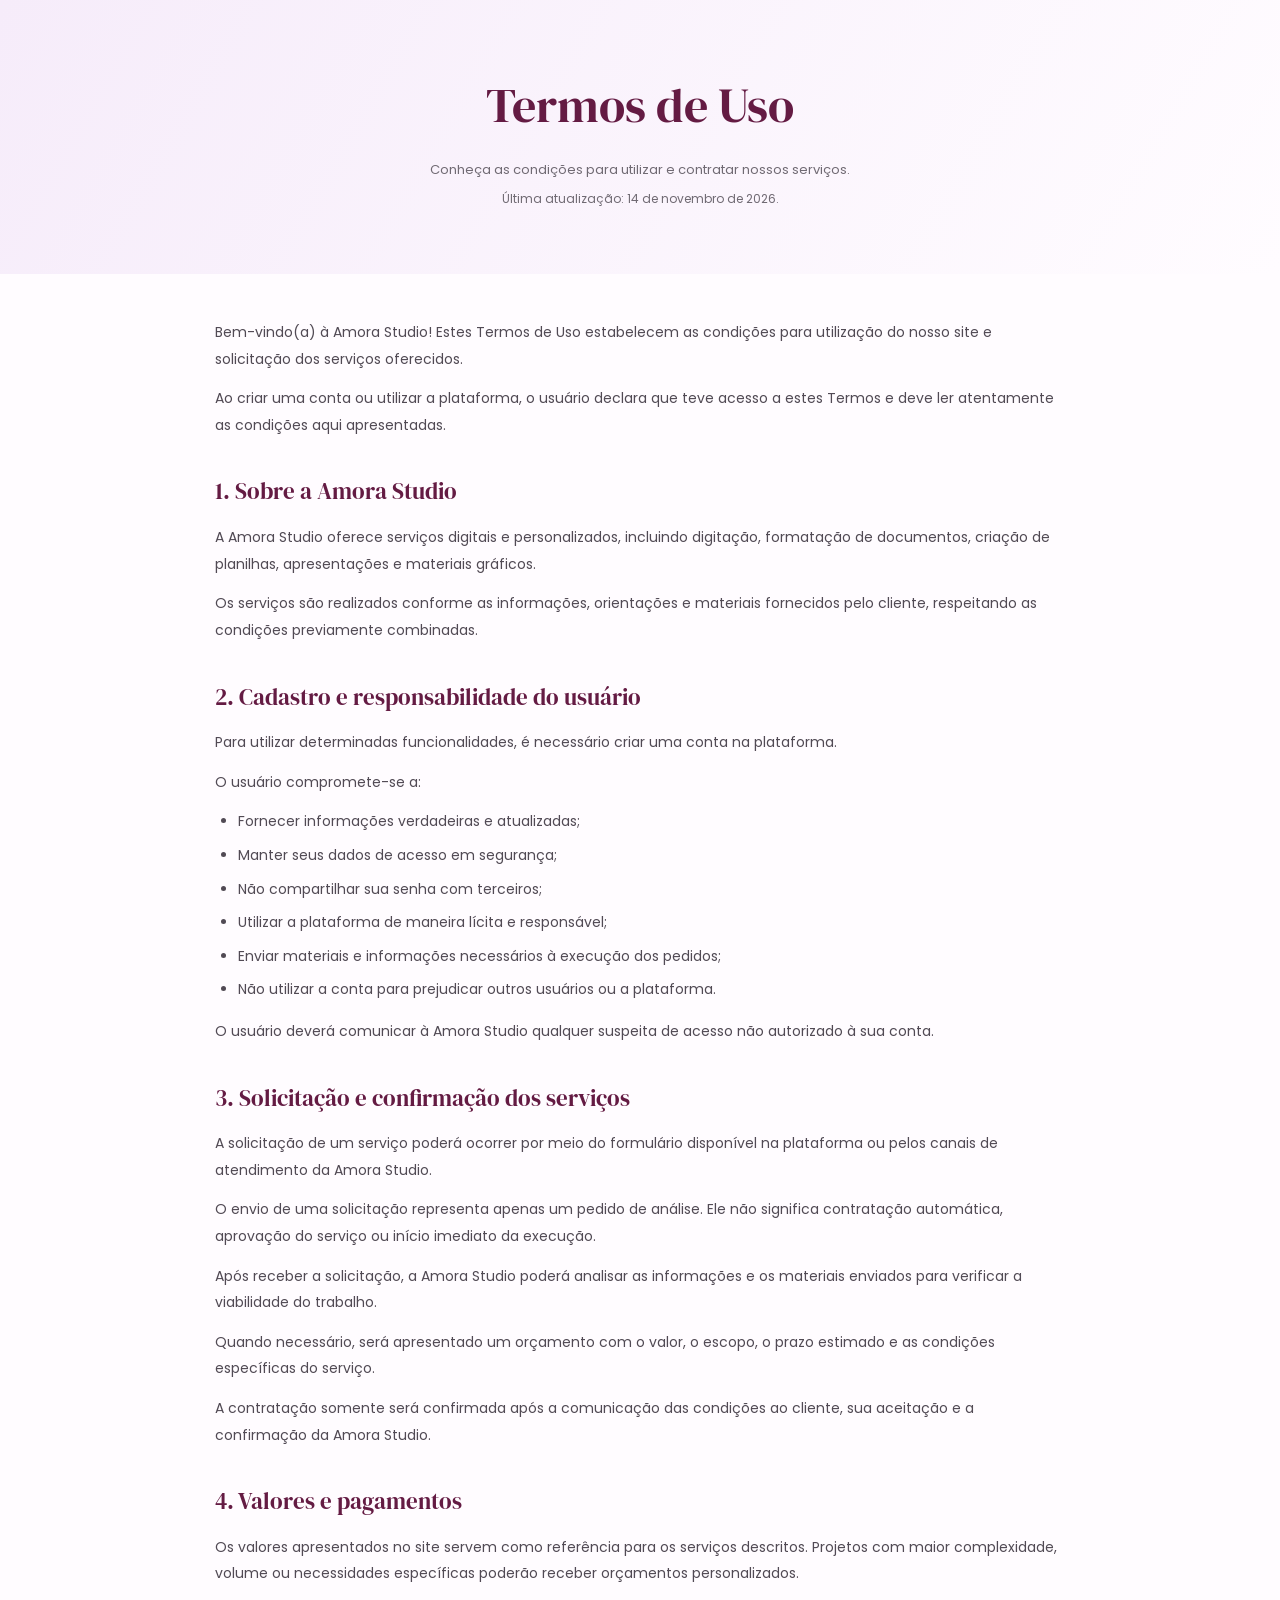
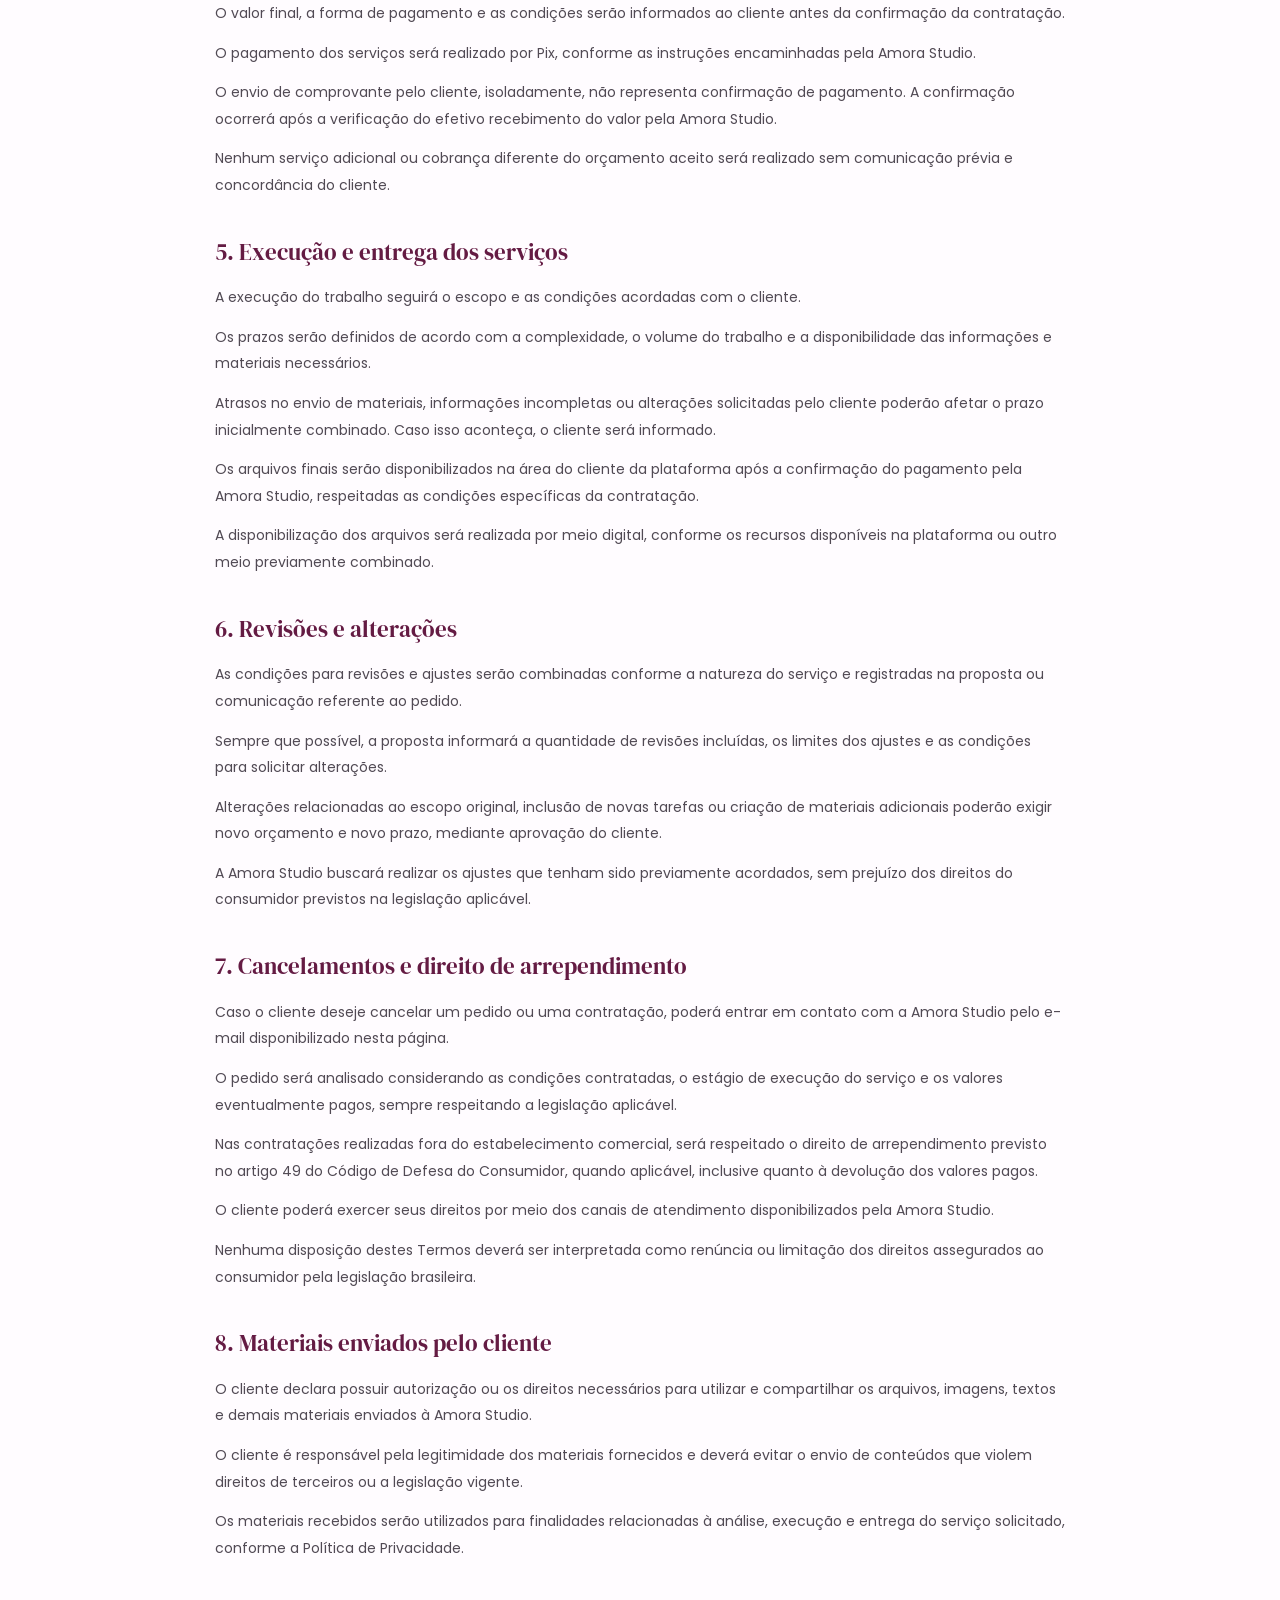
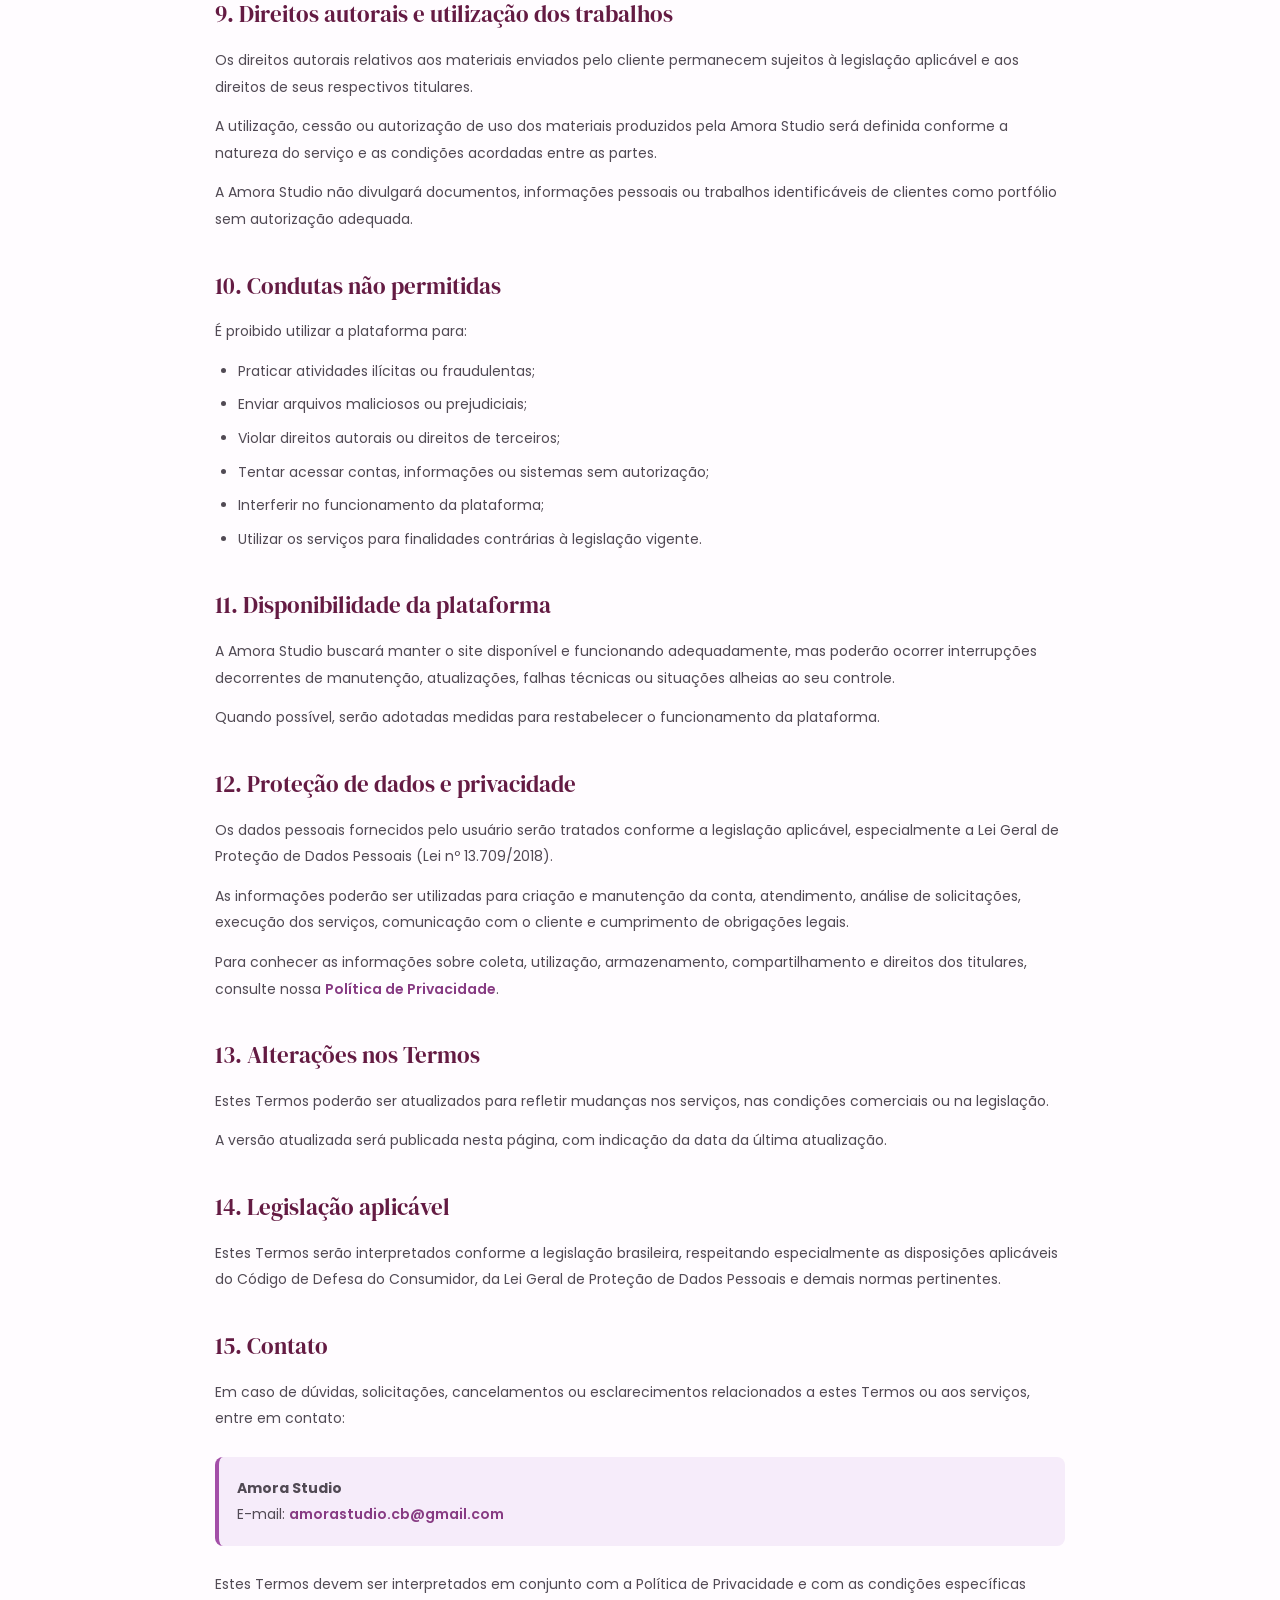
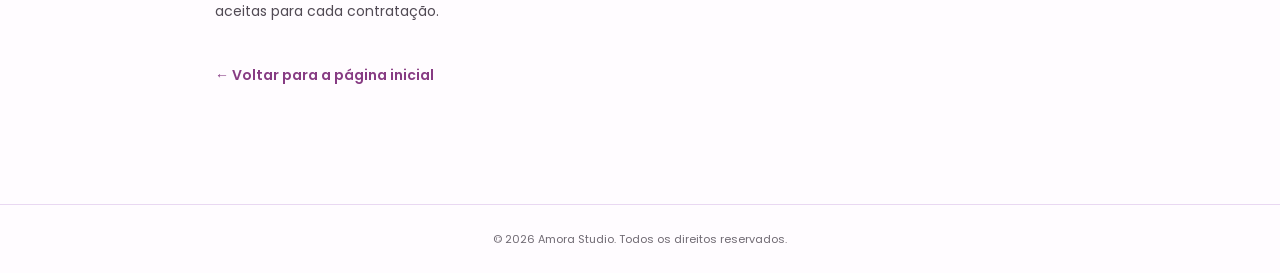
<file: termos.html>
<!DOCTYPE html>
<html lang="pt-BR">
<head>
    <meta charset="UTF-8">
    <meta name="viewport" content="width=device-width, initial-scale=1.0">

    <meta name="description" content="Termos de Uso dos serviços da Amora Studio.">
    <title>Termos de Uso | Amora Studio</title>

    <link rel="stylesheet" href="style.css">

    <link rel="preconnect" href="https://fonts.googleapis.com">
    <link rel="preconnect" href="https://fonts.gstatic.com" crossorigin>
    <link href="https://fonts.googleapis.com/css2?family=DM+Serif+Display&family=Poppins:wght@300;400;500;600;700&display=swap" rel="stylesheet">

    <style>
        .legal-page {
            min-height: 100vh;
            background: #FFFCFF;
            padding-bottom: 70px;
        }

        .legal-header {
            background: linear-gradient(120deg, #F6ECFA, #FFFCFF);
            padding: 65px 20px;
            text-align: center;
        }

        .legal-header h1 {
            font-family: 'DM Serif Display', serif;
            font-size: clamp(34px, 5vw, 48px);
            font-weight: 400;
            color: #641B43;
            margin-bottom: 12px;
        }

        .legal-header p {
            color: #706A73;
            font-size: 13px;
        }

        .legal-update {
            margin-top: 8px;
            font-size: 12px !important;
        }

        .legal-content {
            width: 90%;
            max-width: 850px;
            margin: 45px auto;
            color: #514A54;
            font-size: 14px;
            line-height: 1.9;
        }

        .legal-content h2 {
            font-family: 'DM Serif Display', serif;
            font-size: 23px;
            font-weight: 400;
            color: #641B43;
            margin-top: 32px;
            margin-bottom: 10px;
        }

        .legal-content p {
            margin-bottom: 13px;
        }

        .legal-content ul {
            padding-left: 23px;
            margin-bottom: 15px;
        }

        .legal-content li {
            margin-bottom: 7px;
        }

        .legal-note {
            background: #F6ECFA;
            padding: 18px;
            border-left: 4px solid #A34FA8;
            border-radius: 8px;
            margin: 25px 0;
            overflow-wrap: anywhere;
        }

        .legal-content a {
            color: #873B83;
            text-decoration: none;
            font-weight: 600;
        }

        .legal-content a:hover {
            text-decoration: underline;
        }

        .legal-back {
            display: inline-block;
            margin-top: 25px;
        }

        .legal-footer {
            text-align: center;
            padding: 25px 20px;
            color: #706A73;
            font-size: 11px;
            border-top: 1px solid #E9D8F2;
        }

        @media (max-width: 600px) {
            .legal-content {
                width: 88%;
                font-size: 13px;
            }

            .legal-header {
                padding: 50px 18px;
            }
        }
    </style>
</head>

<body>

    <main class="legal-page">

        <header class="legal-header">
            <h1>Termos de Uso</h1>
            <p>Conheça as condições para utilizar e contratar nossos serviços.</p>
            <p class="legal-update">Última atualização: 14 de novembro de 2026.</p>
        </header>

        <article class="legal-content">

            <p>
                Bem-vindo(a) à Amora Studio! Estes Termos de Uso estabelecem
                as condições para utilização do nosso site e solicitação
                dos serviços oferecidos.
            </p>

            <p>
                Ao criar uma conta ou utilizar a plataforma, o usuário
                declara que teve acesso a estes Termos e deve ler
                atentamente as condições aqui apresentadas.
            </p>

            <h2>1. Sobre a Amora Studio</h2>

            <p>
                A Amora Studio oferece serviços digitais e personalizados,
                incluindo digitação, formatação de documentos, criação de
                planilhas, apresentações e materiais gráficos.
            </p>

            <p>
                Os serviços são realizados conforme as informações,
                orientações e materiais fornecidos pelo cliente,
                respeitando as condições previamente combinadas.
            </p>

            <h2>2. Cadastro e responsabilidade do usuário</h2>

            <p>
                Para utilizar determinadas funcionalidades, é necessário
                criar uma conta na plataforma.
            </p>

            <p>O usuário compromete-se a:</p>

            <ul>
                <li>Fornecer informações verdadeiras e atualizadas;</li>
                <li>Manter seus dados de acesso em segurança;</li>
                <li>Não compartilhar sua senha com terceiros;</li>
                <li>Utilizar a plataforma de maneira lícita e responsável;</li>
                <li>Enviar materiais e informações necessários à execução dos pedidos;</li>
                <li>Não utilizar a conta para prejudicar outros usuários ou a plataforma.</li>
            </ul>

            <p>
                O usuário deverá comunicar à Amora Studio qualquer suspeita
                de acesso não autorizado à sua conta.
            </p>

            <h2>3. Solicitação e confirmação dos serviços</h2>

            <p>
                A solicitação de um serviço poderá ocorrer por meio do
                formulário disponível na plataforma ou pelos canais
                de atendimento da Amora Studio.
            </p>

            <p>
                O envio de uma solicitação representa apenas um pedido
                de análise. Ele não significa contratação automática,
                aprovação do serviço ou início imediato da execução.
            </p>

            <p>
                Após receber a solicitação, a Amora Studio poderá analisar
                as informações e os materiais enviados para verificar
                a viabilidade do trabalho.
            </p>

            <p>
                Quando necessário, será apresentado um orçamento com
                o valor, o escopo, o prazo estimado e as condições
                específicas do serviço.
            </p>

            <p>
                A contratação somente será confirmada após a comunicação
                das condições ao cliente, sua aceitação e a confirmação
                da Amora Studio.
            </p>

            <h2>4. Valores e pagamentos</h2>

            <p>
                Os valores apresentados no site servem como referência
                para os serviços descritos. Projetos com maior complexidade,
                volume ou necessidades específicas poderão receber
                orçamentos personalizados.
            </p>

            <p>
                O valor final, a forma de pagamento e as condições
                serão informados ao cliente antes da confirmação
                da contratação.
            </p>

            <p>
                O pagamento dos serviços será realizado por Pix,
                conforme as instruções encaminhadas pela Amora Studio.
            </p>

            <p>
                O envio de comprovante pelo cliente, isoladamente,
                não representa confirmação de pagamento. A confirmação
                ocorrerá após a verificação do efetivo recebimento
                do valor pela Amora Studio.
            </p>

            <p>
                Nenhum serviço adicional ou cobrança diferente do
                orçamento aceito será realizado sem comunicação
                prévia e concordância do cliente.
            </p>

            <h2>5. Execução e entrega dos serviços</h2>

            <p>
                A execução do trabalho seguirá o escopo e as condições
                acordadas com o cliente.
            </p>

            <p>
                Os prazos serão definidos de acordo com a complexidade,
                o volume do trabalho e a disponibilidade das informações
                e materiais necessários.
            </p>

            <p>
                Atrasos no envio de materiais, informações incompletas
                ou alterações solicitadas pelo cliente poderão afetar
                o prazo inicialmente combinado. Caso isso aconteça,
                o cliente será informado.
            </p>

            <p>
                Os arquivos finais serão disponibilizados na área do
                cliente da plataforma após a confirmação do pagamento
                pela Amora Studio, respeitadas as condições específicas
                da contratação.
            </p>

            <p>
                A disponibilização dos arquivos será realizada por meio
                digital, conforme os recursos disponíveis na plataforma
                ou outro meio previamente combinado.
            </p>

            <h2>6. Revisões e alterações</h2>

            <p>
                As condições para revisões e ajustes serão combinadas
                conforme a natureza do serviço e registradas na proposta
                ou comunicação referente ao pedido.
            </p>

            <p>
                Sempre que possível, a proposta informará a quantidade
                de revisões incluídas, os limites dos ajustes e as condições
                para solicitar alterações.
            </p>

            <p>
                Alterações relacionadas ao escopo original, inclusão
                de novas tarefas ou criação de materiais adicionais
                poderão exigir novo orçamento e novo prazo, mediante
                aprovação do cliente.
            </p>

            <p>
                A Amora Studio buscará realizar os ajustes que tenham
                sido previamente acordados, sem prejuízo dos direitos
                do consumidor previstos na legislação aplicável.
            </p>

            <h2>7. Cancelamentos e direito de arrependimento</h2>

            <p>
                Caso o cliente deseje cancelar um pedido ou uma contratação,
                poderá entrar em contato com a Amora Studio pelo e-mail
                disponibilizado nesta página.
            </p>

            <p>
                O pedido será analisado considerando as condições
                contratadas, o estágio de execução do serviço e os valores
                eventualmente pagos, sempre respeitando a legislação
                aplicável.
            </p>

            <p>
                Nas contratações realizadas fora do estabelecimento
                comercial, será respeitado o direito de arrependimento
                previsto no artigo 49 do Código de Defesa do Consumidor,
                quando aplicável, inclusive quanto à devolução dos valores
                pagos.
            </p>

            <p>
                O cliente poderá exercer seus direitos por meio dos canais
                de atendimento disponibilizados pela Amora Studio.
            </p>

            <p>
                Nenhuma disposição destes Termos deverá ser interpretada
                como renúncia ou limitação dos direitos assegurados
                ao consumidor pela legislação brasileira.
            </p>

            <h2>8. Materiais enviados pelo cliente</h2>

            <p>
                O cliente declara possuir autorização ou os direitos
                necessários para utilizar e compartilhar os arquivos,
                imagens, textos e demais materiais enviados à Amora Studio.
            </p>

            <p>
                O cliente é responsável pela legitimidade dos materiais
                fornecidos e deverá evitar o envio de conteúdos que
                violem direitos de terceiros ou a legislação vigente.
            </p>

            <p>
                Os materiais recebidos serão utilizados para finalidades
                relacionadas à análise, execução e entrega do serviço
                solicitado, conforme a Política de Privacidade.
            </p>

            <h2>9. Direitos autorais e utilização dos trabalhos</h2>

            <p>
                Os direitos autorais relativos aos materiais enviados
                pelo cliente permanecem sujeitos à legislação aplicável
                e aos direitos de seus respectivos titulares.
            </p>

            <p>
                A utilização, cessão ou autorização de uso dos materiais
                produzidos pela Amora Studio será definida conforme
                a natureza do serviço e as condições acordadas entre
                as partes.
            </p>

            <p>
                A Amora Studio não divulgará documentos, informações
                pessoais ou trabalhos identificáveis de clientes como
                portfólio sem autorização adequada.
            </p>

            <h2>10. Condutas não permitidas</h2>

            <p>É proibido utilizar a plataforma para:</p>

            <ul>
                <li>Praticar atividades ilícitas ou fraudulentas;</li>
                <li>Enviar arquivos maliciosos ou prejudiciais;</li>
                <li>Violar direitos autorais ou direitos de terceiros;</li>
                <li>Tentar acessar contas, informações ou sistemas sem autorização;</li>
                <li>Interferir no funcionamento da plataforma;</li>
                <li>Utilizar os serviços para finalidades contrárias à legislação vigente.</li>
            </ul>

            <h2>11. Disponibilidade da plataforma</h2>

            <p>
                A Amora Studio buscará manter o site disponível e funcionando
                adequadamente, mas poderão ocorrer interrupções decorrentes
                de manutenção, atualizações, falhas técnicas ou situações
                alheias ao seu controle.
            </p>

            <p>
                Quando possível, serão adotadas medidas para restabelecer
                o funcionamento da plataforma.
            </p>

            <h2>12. Proteção de dados e privacidade</h2>

            <p>
                Os dados pessoais fornecidos pelo usuário serão tratados
                conforme a legislação aplicável, especialmente a Lei Geral
                de Proteção de Dados Pessoais (Lei nº 13.709/2018).
            </p>

            <p>
                As informações poderão ser utilizadas para criação e
                manutenção da conta, atendimento, análise de solicitações,
                execução dos serviços, comunicação com o cliente e
                cumprimento de obrigações legais.
            </p>

            <p>
                Para conhecer as informações sobre coleta, utilização,
                armazenamento, compartilhamento e direitos dos titulares,
                consulte nossa
                <a href="privacidade.html">Política de Privacidade</a>.
            </p>

            <h2>13. Alterações nos Termos</h2>

            <p>
                Estes Termos poderão ser atualizados para refletir mudanças
                nos serviços, nas condições comerciais ou na legislação.
            </p>

            <p>
                A versão atualizada será publicada nesta página,
                com indicação da data da última atualização.
            </p>

            <h2>14. Legislação aplicável</h2>

            <p>
                Estes Termos serão interpretados conforme a legislação
                brasileira, respeitando especialmente as disposições
                aplicáveis do Código de Defesa do Consumidor, da Lei Geral
                de Proteção de Dados Pessoais e demais normas pertinentes.
            </p>

            <h2>15. Contato</h2>

            <p>
                Em caso de dúvidas, solicitações, cancelamentos ou
                esclarecimentos relacionados a estes Termos ou aos
                serviços, entre em contato:
            </p>

            <div class="legal-note">
                <strong>Amora Studio</strong><br>
                E-mail:
                <a href="mailto:amorastudio.cb@gmail.com">
                    amorastudio.cb@gmail.com
                </a>
            </div>

            <p>
                Estes Termos devem ser interpretados em conjunto com
                a Política de Privacidade e com as condições específicas
                aceitas para cada contratação.
            </p>

            <a href="index.html" class="legal-back">
                ← Voltar para a página inicial
            </a>

        </article>

    </main>

    <footer class="legal-footer">
        <p>
            © <span id="year"></span> Amora Studio.
            Todos os direitos reservados.
        </p>
    </footer>

    <script>
        document.getElementById("year").textContent =
            new Date().getFullYear();
    </script>

</body>
</html>
</file>
<file: style.css>
/* =================================
   AMORA STUDIO - IDENTIDADE VISUAL
================================= */

:root {
    --vinho: #641B43;
    --roxo: #873B83;
    --roxo-vivo: #A34FA8;
    --lilas: #C69AE0;
    --lilas-claro: #E9D8F2;
    --branco: #FFFCFF;
    --cinza: #706A73;
    --texto: #403541;
    --fundo: #FBF8FC;
}

* {
    margin: 0;
    padding: 0;
    box-sizing: border-box;
}

html {
    scroll-behavior: smooth;
    scroll-padding-top: 90px;
}

body {
    font-family: 'Poppins', sans-serif;
    color: var(--texto);
    background: var(--branco);
    line-height: 1.7;
}

a {
    text-decoration: none;
    color: inherit;
}

button, a {
    transition: all 0.3s ease;
}

button, input {
    font-family: inherit;
}

/* CABEÇALHO */

.header {
    width: 100%;
    min-height: 85px;
    padding: 15px 7%;
    display: flex;
    justify-content: space-between;
    align-items: center;
    background: var(--branco);
    position: sticky;
    top: 0;
    z-index: 100;
    box-shadow: 0 3px 18px rgba(100, 27, 67, 0.06);
}

.logo {
    font-size: 23px;
    font-weight: 700;
    color: var(--vinho);
    letter-spacing: 1px;
    white-space: nowrap;
}

.logo span:last-child {
    color: var(--roxo);
}

.logo-icon {
    color: var(--roxo-vivo);
    margin-right: 5px;
}

.menu {
    display: flex;
    align-items: center;
    gap: 27px;
}

.menu a {
    font-size: 13px;
    font-weight: 500;
    color: var(--texto);
}

.menu a:hover {
    color: var(--roxo-vivo);
}

.btn-login {
    background: var(--vinho);
    color: white;
    padding: 11px 23px;
    border-radius: 30px;
    font-size: 13px;
    font-weight: 600;
}

.btn-login:hover {
    background: var(--roxo);
    transform: translateY(-2px);
}

/* BOTÕES */

.btn-primary,
.btn-secondary,
.btn-light {
    display: inline-block;
    padding: 14px 25px;
    border-radius: 30px;
    font-size: 13px;
    font-weight: 600;
}

.btn-primary {
    background: var(--roxo);
    color: white;
    box-shadow: 0 5px 15px rgba(135, 59, 131, 0.18);
}

.btn-primary:hover {
    background: var(--vinho);
    transform: translateY(-3px);
}

.btn-secondary {
    color: var(--vinho);
    border: 1px solid var(--lilas);
    background: white;
}

.btn-secondary:hover {
    background: var(--lilas-claro);
}

.btn-light {
    background: white;
    color: var(--vinho);
}

.btn-light:hover {
    background: var(--lilas-claro);
    transform: translateY(-3px);
}

/* BANNER PRINCIPAL */

.hero {
    min-height: 560px;
    padding: 90px 10%;
    display: flex;
    align-items: center;
    justify-content: space-between;
    gap: 50px;
    background:
        radial-gradient(circle at 85% 20%, #E9D8F2 0, transparent 35%),
        linear-gradient(120deg, #FFFCFF, #F6ECFA);
}

.hero-content {
    max-width: 600px;
}

.tag {
    display: inline-block;
    color: var(--roxo);
    font-size: 11px;
    font-weight: 700;
    letter-spacing: 2px;
    margin-bottom: 15px;
}

.hero h1 {
    font-family: 'DM Serif Display', serif;
    color: var(--vinho);
    font-size: clamp(43px, 5vw, 68px);
    line-height: 1.15;
    margin-bottom: 22px;
    font-weight: 400;
}

.hero h1 span,
.section-heading h2 span {
    color: var(--roxo-vivo);
}

.hero-content p {
    color: var(--cinza);
    font-size: 15px;
    max-width: 470px;
    margin-bottom: 30px;
}

.hero-buttons {
    display: flex;
    flex-wrap: wrap;
    gap: 13px;
}

/* DECORAÇÃO DO BANNER */

.hero-decoration {
    width: 310px;
    height: 310px;
    border-radius: 50%;
    background: #641B43;

    display: flex;
    flex-direction: column;
    align-items: center;
    justify-content: center;

    color: var(--branco);
    box-shadow: 0 20px 50px rgba(100, 27, 67, 0.20);
    flex-shrink: 0;
    padding: 20px;
    gap: 0;
}

.amora-symbol {
    font-family: "Segoe UI Symbol", "Arial Unicode MS", sans-serif;
    font-size: 200px;
    font-weight: normal;
    line-height: 1;
    color: #FFFCFF;

    display: flex;
    align-items: center;
    justify-content: center;
    text-align: center;
    width: 100%;

    margin-top: -40px;
    margin-bottom: 18px;
    transform: translateX(0);
}

.decoration-text {
    width: 85%;
    max-width: 220px;
    font-family: 'DM Serif Display', serif;
    font-size: 20px;
    line-height: 0.95;
    color: #FFFCFF;
    text-align: center;
    margin: -20px auto 0;
}

/* CATÁLOGO DE SERVIÇOS */

.catalog-hero {
    padding: 75px 10%;
    background:
        radial-gradient(circle at 85% 20%, #E9D8F2 0, transparent 35%),
        linear-gradient(120deg, #FFFCFF, #F6ECFA);
}

.catalog-hero h1 {
    font-family: 'DM Serif Display', serif;
    color: var(--vinho);
    font-size: clamp(38px, 5vw, 55px);
    line-height: 1.2;
    font-weight: 400;
    margin-bottom: 18px;
}

.catalog-hero h1 span {
    color: var(--roxo-vivo);
}

.catalog-hero p {
    color: var(--cinza);
    font-size: 15px;
    max-width: 600px;
}

/* SEÇÕES */

.section {
    padding: 90px 9%;
}

.section-heading {
    text-align: center;
    max-width: 650px;
    margin: 0 auto 50px;
}

.section-heading h2 {
    font-family: 'DM Serif Display', serif;
    font-size: 39px;
    color: var(--vinho);
    font-weight: 400;
    line-height: 1.3;
}

.section-heading p {
    color: var(--cinza);
    font-size: 14px;
    margin-top: 12px;
}

/* SERVIÇOS */

.services {
    background: white;
}

.service-grid {
    display: grid;
    grid-template-columns: repeat(3, 1fr);
    gap: 23px;
}

.service-card {
    padding: 30px 25px;
    border: 1px solid #F0E4F3;
    border-radius: 17px;
    background: var(--branco);
    box-shadow: 0 5px 20px rgba(100, 27, 67, 0.04);
    transition: 0.3s;
}

.service-card:hover {
    transform: translateY(-7px);
    border-color: var(--lilas);
    box-shadow: 0 12px 30px rgba(100, 27, 67, 0.10);
}

.service-icon {
    width: 52px;
    height: 52px;
    border-radius: 15px;
    background: var(--lilas-claro);
    color: var(--roxo);
    display: flex;
    align-items: center;
    justify-content: center;
    font-size: 26px;
    margin-bottom: 20px;
}

.service-card h3 {
    color: var(--vinho);
    font-size: 18px;
    margin-bottom: 10px;
}

.service-card p {
    font-size: 13px;
    color: var(--cinza);
    min-height: 65px;
    margin-bottom: 15px;
}

.service-card strong {
    display: block;
    color: var(--roxo);
    font-size: 14px;
    margin-bottom: 17px;
}

.service-card a {
    color: var(--vinho);
    font-size: 13px;
    font-weight: 600;
}

.service-card a:hover {
    color: var(--roxo-vivo);
}

.center {
    text-align: center;
    margin-top: 45px;
}

/* COMO FUNCIONA */

.how {
    background: var(--fundo);
}

.steps {
    display: grid;
    grid-template-columns: repeat(4, 1fr);
    gap: 25px;
}

.step {
    text-align: center;
    padding: 20px;
}

.step span {
    display: block;
    font-family: 'DM Serif Display', serif;
    font-size: 43px;
    color: var(--lilas);
    margin-bottom: 12px;
}

.step h3 {
    color: var(--vinho);
    margin-bottom: 8px;
    font-size: 17px;
}

.step p {
    color: var(--cinza);
    font-size: 13px;
}

/* SOBRE */

.about {
    display: grid;
    grid-template-columns: 1fr 1fr;
    gap: 60px;
    align-items: center;
}

.about h2 {
    font-family: 'DM Serif Display', serif;
    font-size: 37px;
    line-height: 1.35;
    font-weight: 400;
    color: var(--vinho);
}

.about p {
    color: var(--cinza);
    font-size: 14px;
    margin-bottom: 15px;
}

/* PERGUNTAS FREQUENTES */

.faq {
    background: var(--fundo);
}

.faq details {
    max-width: 800px;
    margin: 12px auto;
    padding: 20px 25px;
    background: white;
    border: 1px solid #F0E4F3;
    border-radius: 12px;
}

.faq summary {
    cursor: pointer;
    color: var(--vinho);
    font-weight: 600;
    font-size: 14px;
}

.faq details p {
    color: var(--cinza);
    font-size: 13px;
    margin-top: 15px;
}

/* CHAMADA FINAL */

.final-cta {
    text-align: center;
    padding: 75px 20px;
    background: linear-gradient(120deg, var(--vinho), var(--roxo));
    color: white;
}

.final-cta h2 {
    font-family: 'DM Serif Display', serif;
    font-size: 38px;
    font-weight: 400;
    margin-bottom: 12px;
}

.final-cta p {
    font-size: 14px;
    margin-bottom: 25px;
    opacity: 0.9;
}

/* RODAPÉ */

.footer {
    background: #35152C;
    color: white;
    text-align: center;
    padding: 55px 20px 25px;
}

.footer .logo {
    color: white;
}

.footer .logo span {
    color: var(--lilas);
}

.footer > p {
    color: #DCCBDA;
    font-size: 13px;
    margin: 12px 0;
}

.footer > a:not(.logo) {
    color: var(--lilas);
    font-size: 13px;
}

.footer-links {
    display: flex;
    justify-content: center;
    flex-wrap: wrap;
    gap: 23px;
    margin: 25px 0;
}

.footer-links a {
    font-size: 12px;
    color: white;
}

.footer-links a:hover {
    color: var(--lilas);
}

.footer .copyright {
    border-top: 1px solid rgba(255,255,255,0.15);
    padding-top: 20px;
    margin-top: 30px;
    font-size: 11px;
}

/* PÁGINAS DE AUTENTICAÇÃO */

.auth-container {
    min-height: 100vh;
    width: 100%;
    padding: 25px;
    display: flex;
    align-items: center;
    justify-content: center;
    background:
        radial-gradient(circle at 85% 15%, #E9D8F2 0, transparent 35%),
        linear-gradient(135deg, #F6ECFA, #FFFCFF);
}

.auth-card {
    width: 100%;
    max-width: 460px;
    padding: 42px;
    background: var(--branco);
    border: 1px solid #F0E4F3;
    border-radius: 20px;
    box-shadow: 0 10px 40px rgba(100, 27, 67, .09);
}

.auth-card h1 {
    font-family: 'DM Serif Display', serif;
    color: var(--vinho);
    font-size: 32px;
    font-weight: 400;
    line-height: 1.25;
    margin-bottom: 10px;
}

.auth-card > p {
    color: var(--cinza);
    font-size: 13px;
    margin-bottom: 25px;
}

.auth-card form label {
    display: block;
    color: #514751;
    font-size: 12px;
    margin: 17px 0 7px;
}

.auth-card form input {
    display: block;
    width: 100%;
    padding: 13px;
    border: 1px solid #E5D9E9;
    border-radius: 9px;
    background: white;
    color: var(--texto);
    font-family: inherit;
    font-size: 13px;
    outline: none;
}

.auth-card form input:focus {
    border-color: var(--roxo);
    box-shadow: 0 0 0 3px rgba(135, 59, 131, .10);
}

.auth-card form input:disabled {
    background: #F7F3F8;
    cursor: not-allowed;
}

.auth-card form button {
    display: block;
    width: 100%;
    margin-top: 22px;
    padding: 14px;
    border: none;
    border-radius: 9px;
    background: var(--vinho);
    color: white;
    font-family: inherit;
    font-size: 14px;
    font-weight: 600;
    cursor: pointer;
}

.auth-card form button:hover:not(:disabled) {
    background: var(--roxo);
}

.auth-card form button:disabled {
    opacity: .6;
    cursor: not-allowed;
}

.auth-card form #mensagem {
    margin-top: 18px;
    padding: 12px;
    border-radius: 8px;
    background: #F7F1F8;
    color: var(--roxo);
    font-size: 12px;
    line-height: 1.6;
}

.auth-card form #mensagem:empty {
    display: none;
}

.auth-card > a {
    display: block;
    margin-top: 22px;
    color: var(--roxo);
    text-align: center;
    font-size: 12px;
}

.auth-card > a:hover {
    color: var(--vinho);
}

/* RESPONSIVIDADE */

@media (max-width: 1000px) {
    .header {
        padding: 15px 4%;
    }

    .menu {
        gap: 14px;
    }

    .menu a {
        font-size: 11px;
    }

    .hero {
        padding: 70px 6%;
    }

    .hero-decoration {
        width: 240px;
        height: 240px;
    }

    .amora-symbol {
        font-size: 155px;
        margin-bottom: 14px;
    }

    .decoration-text {
        font-size: 18px;
        max-width: 195px;
        margin-top: 8px;
    }

    .service-grid {
        grid-template-columns: repeat(2, 1fr);
    }
}

@media (max-width: 700px) {
    .header {
        flex-wrap: wrap;
        gap: 12px;
        justify-content: space-between;
    }

    .logo {
        font-size: 19px;
    }

    .menu {
        order: 3;
        width: 100%;
        overflow-x: auto;
        padding: 10px 0;
        gap: 20px;
    }

    .menu a {
        white-space: nowrap;
    }

    .btn-login {
        padding: 9px 15px;
        font-size: 11px;
    }

    .hero {
        flex-direction: column;
        text-align: center;
        padding: 65px 7%;
        gap: 45px;
    }

    .hero-content p {
        margin-left: auto;
        margin-right: auto;
    }

    .hero-buttons {
        justify-content: center;
    }

    .hero-decoration {
        width: 210px;
        height: 210px;
    }

    .amora-symbol {
        font-size: 135px;
        margin-bottom: 10px;
    }

    .decoration-text {
        font-size: 16px;
        max-width: 175px;
        margin-top: 8px;
    }

    .catalog-hero {
        padding: 60px 7%;
    }

    .section {
        padding: 65px 6%;
    }

    .section-heading h2 {
        font-size: 31px;
    }

    .service-grid {
        grid-template-columns: 1fr;
    }

    .steps {
        grid-template-columns: repeat(2, 1fr);
        gap: 10px;
    }

    .about {
        grid-template-columns: 1fr;
        gap: 25px;
    }

    .about h2 {
        font-size: 31px;
    }

    .final-cta h2 {
        font-size: 30px;
    }

    .auth-container {
        padding: 18px;
    }

    .auth-card {
        padding: 30px 23px;
    }

    .auth-card h1 {
        font-size: 29px;
    }
}

@media (max-width: 380px) {
    .steps {
        grid-template-columns: 1fr;
    }

    .hero-buttons a {
        width: 100%;
    }

    .auth-card {
        padding: 27px 20px;
    }
}
</file>
